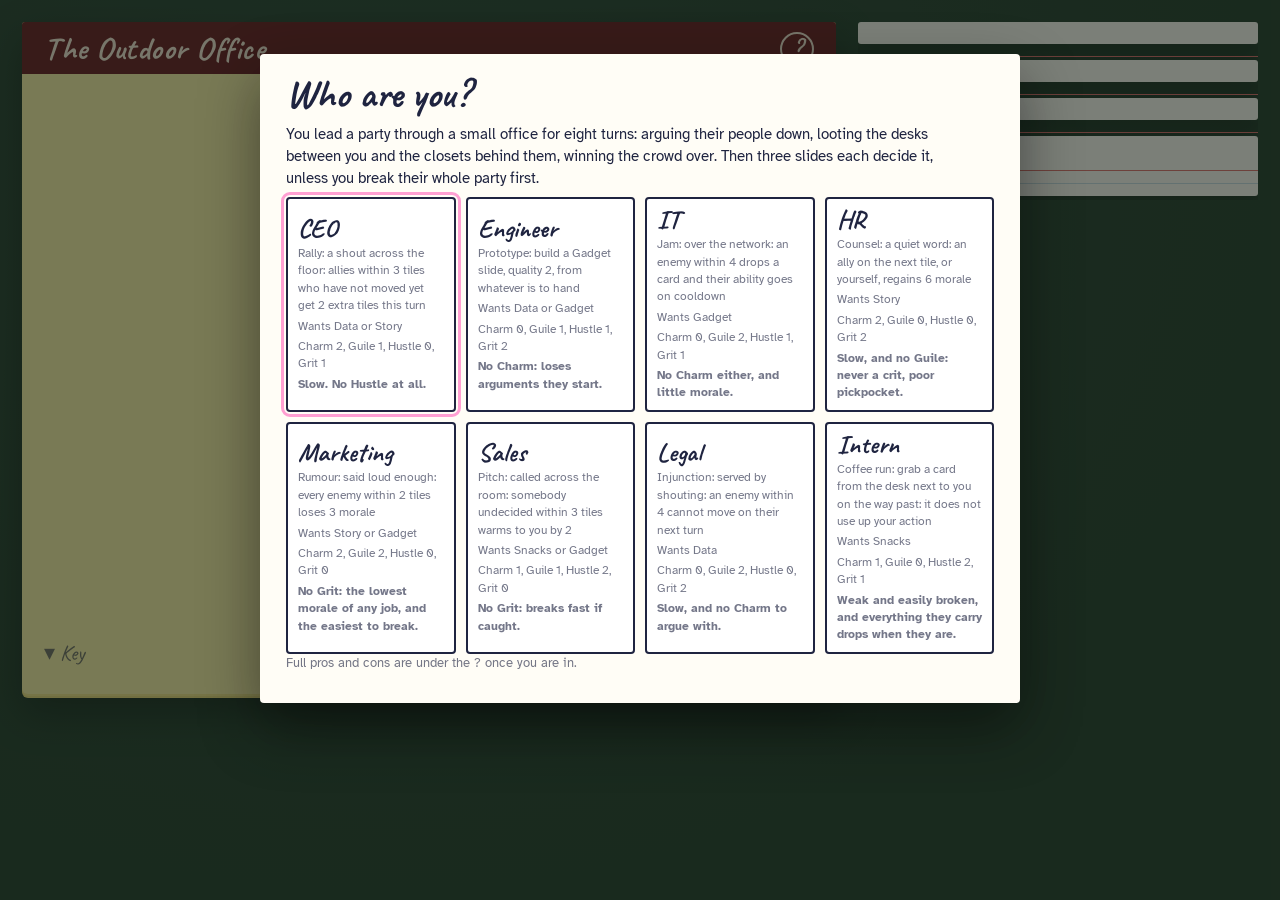
<file: index.html>
<!doctype html>
<html lang="en">
<head>
<meta charset="utf-8">
<meta name="viewport" content="width=device-width, initial-scale=1, viewport-fit=cover">
<title>The Outdoor Office</title>
<link rel="preconnect" href="https://fonts.googleapis.com">
<link rel="preconnect" href="https://fonts.gstatic.com" crossorigin>
<link href="https://fonts.googleapis.com/css2?family=Caveat:wght@500;700&family=Atkinson+Hyperlegible:ital,wght@0,400;0,700;1,400&display=swap" rel="stylesheet">
<style>
:root {
  --blotter: #2f4a3a;
  --blotter-2: #27402f;
  --pad: #fbf1a9;
  --pad-deep: #f3e48a;
  --rule: #9cc3d9;
  --margin: #e0736f;
  --gum: #6b1f24;
  --ink: #1f2440;
  --ink-soft: rgba(31, 36, 64, .62);
  --card: #fffdf6;
  --you: #b8322a;
  --them: #2a5db0;
  --hi: #ff9fd2;
  --hand: "Caveat", "Segoe Print", "Bradley Hand", cursive;
  --body: "Atkinson Hyperlegible", "Segoe UI", system-ui, sans-serif;
}
@media (prefers-color-scheme: dark) {
  :root:not([data-theme="light"]) { --blotter: #1b2a21; --blotter-2: #16241c; }
}
:root[data-theme="dark"] { --blotter: #1b2a21; --blotter-2: #16241c; }
:root { box-sizing: border-box; padding-top: env(safe-area-inset-top, 0px); padding-bottom: env(safe-area-inset-bottom, 0px); }
html { scroll-padding-top: env(safe-area-inset-top, 0px); }
*, *::before, *::after { box-sizing: inherit; }
body {
  margin: 0; min-height: 100vh; font-family: var(--body); color: var(--ink); font-size: 15px; line-height: 1.45;
  background: radial-gradient(ellipse at 30% 20%, var(--blotter) 0%, var(--blotter-2) 70%) fixed;
}
button { font: inherit; color: inherit; }
:focus-visible { outline: 3px solid var(--hi); outline-offset: 2px; }

.table { display: grid; grid-template-columns: minmax(0, 1fr) 380px; gap: 22px; padding: 22px; max-width: 1480px; margin: 0 auto; align-items: start; }
@media (max-width: 1000px) { .table { grid-template-columns: 1fr; padding: 12px; gap: 14px; } }

/* The legal pad */
.pad { background: var(--pad); border-radius: 3px 3px 6px 6px; box-shadow: 0 2px 0 var(--pad-deep), 0 4px 0 #e9d97c, 0 18px 40px rgba(0,0,0,.35); overflow: hidden; }
.gum { background: var(--gum); color: #f6e9d8; display: flex; align-items: baseline; gap: 18px; flex-wrap: wrap; padding: 10px 22px 8px; }
.gum h1 { font-family: var(--hand); font-weight: 700; font-size: 38px; line-height: 1; margin: 0; letter-spacing: .5px; }
.gum .where { font-size: 14px; opacity: .85; }
.score { margin-left: auto; font-family: var(--hand); font-size: 30px; line-height: 1; display: flex; gap: 16px; align-items: baseline; }
.score .y { color: #ffb4a6; } .score .t { color: #b6cff5; }
.score small { font-family: var(--body); font-size: 12px; opacity: .8; }
#board { display: block; width: 100%; height: auto; }
.legend { display: flex; flex-wrap: wrap; gap: 6px 18px; padding: 4px 22px 14px 70px; font-size: 13px; color: var(--ink-soft); }
.legend svg { vertical-align: -4px; margin-right: 4px; }

svg .hand { font-family: var(--hand); }
.room { cursor: pointer; }
.room:focus { outline: none; }
.room:focus-visible .frame { stroke: var(--hi); stroke-width: 5; }

/* Right-hand column: index cards */
.col { display: flex; flex-direction: column; gap: 16px; }
.idx { background: var(--card); border-radius: 3px; box-shadow: 0 10px 24px rgba(0,0,0,.28); position: relative;
  background-image: linear-gradient(var(--card) 0 34px, transparent 34px), repeating-linear-gradient(transparent 0 23px, rgba(156,195,217,.55) 23px 24px);
  padding: 8px 16px 14px; }
.idx::before { content: ""; position: absolute; left: 0; right: 0; top: 34px; border-top: 1.5px solid var(--margin); }
.idx h2 { font-family: var(--hand); font-size: 28px; line-height: 26px; margin: 0 0 12px; font-weight: 700; }
.status p { margin: 0 0 6px; }
.status .turn { font-family: var(--hand); font-size: 24px; line-height: 1; margin-bottom: 8px; }
.turn.you { color: var(--you); } .turn.them { color: var(--them); }
.chips { display: flex; flex-wrap: wrap; gap: 5px; margin: 2px 0 8px; }
.chip { border: 1.5px solid var(--ink); border-radius: 999px; padding: 0 9px; font-size: 13px; background: #fff; }
.chip.dud { border-style: dashed; color: var(--ink-soft); }
.wants { display: grid; grid-template-columns: repeat(4, 1fr); gap: 4px; margin: 4px 0 8px; text-align: center; }
.wants div { border: 1.5px solid var(--ink); border-radius: 3px; padding: 2px 0; background: #fff; }
.wants b { font-family: var(--hand); font-size: 24px; display: block; line-height: 1; }
.wants span { font-size: 12px; }
.flags { color: var(--you); font-weight: 700; font-size: 13px; }
.who { font-size: 13px; color: var(--ink-soft); }
.who b { color: var(--ink); }

.moves .filter { font-size: 13px; margin: -4px 0 8px; color: var(--ink-soft); }
.moves .filter button { background: none; border: 0; text-decoration: underline; cursor: pointer; padding: 0; }
.cards { display: flex; flex-direction: column; gap: 8px; max-height: 58vh; overflow: auto; padding: 2px 4px 6px 2px; }
@media (max-width: 1000px) { .cards { max-height: none; } }
@media (max-width: 600px) {
  .gum { padding: 8px 12px 6px; gap: 4px 12px; } .gum h1 { font-size: 30px; } .score { font-size: 24px; margin-left: 0; }
  .legend { padding: 2px 12px 10px; font-size: 12px; gap: 2px 12px; }
  .sheet { padding: 16px; } .sheet h2 { font-size: 32px; }
}
.mv { text-align: left; background: #fff; border: 2px solid var(--ink); border-radius: 4px; padding: 6px 10px 7px; cursor: pointer; display: grid; grid-template-columns: 1fr auto; gap: 0 10px; }
.mv:hover:not(:disabled), .mv.hot { background: #fff6fb; box-shadow: 4px 4px 0 var(--hi); }
.mv .l { font-family: var(--hand); font-size: 24px; line-height: 1.05; font-weight: 700; }
.mv .s { grid-column: 1 / -1; font-size: 13px; color: var(--ink-soft); }
.mv .st { font-family: var(--hand); font-size: 20px; color: var(--you); align-self: center; }
.mv.trick .l::after { content: " (sabotage)"; font-family: var(--body); font-size: 12px; font-weight: 400; color: var(--you); }
.mv:disabled { cursor: default; border-style: dashed; border-color: var(--ink-soft); background: transparent; }
.mv:disabled .l { text-decoration: line-through; text-decoration-thickness: 2px; color: var(--ink-soft); }
.waiting { font-family: var(--hand); font-size: 22px; color: var(--ink-soft); padding: 6px 0; }

.minutes ol { list-style: none; margin: 0; padding: 0; max-height: 220px; overflow: auto; font-size: 13px; }
.minutes li { padding: 2px 0 2px 10px; border-left: 3px solid transparent; }
.minutes li.s0 { border-color: var(--you); } .minutes li.s1 { border-color: var(--them); }
.minutes li.new { background: #fff6fb; }
.minutes details { margin-top: 10px; font-size: 13px; }
.minutes summary { cursor: pointer; font-family: var(--hand); font-size: 22px; }
.minutes details p { margin: 6px 0; }

/* Modal: a sheet slid across the table */
.veil { position: fixed; inset: 0; background: rgba(15, 25, 18, .55); display: grid; place-items: center; padding: 18px; z-index: 10; overflow: auto; }
.veil[hidden] { display: none; }
.sheet { background: var(--card); max-width: 760px; width: 100%; border-radius: 4px; box-shadow: 0 24px 60px rgba(0,0,0,.45); padding: 20px 26px 22px; position: relative; }
.sheet h2 { font-family: var(--hand); font-size: 40px; line-height: 1; margin: 0 0 10px; }
.sheet h3 { font-family: var(--hand); font-size: 26px; margin: 14px 0 6px; }
.sheet p { margin: 0 0 8px; max-width: 68ch; }
.sheet .row { display: flex; flex-wrap: wrap; gap: 10px; margin-top: 14px; }
.btn { background: var(--ink); color: var(--card); border: 0; border-radius: 4px; padding: 9px 18px; font-family: var(--hand); font-size: 24px; line-height: 1; cursor: pointer; }
.btn.alt { background: #fff; color: var(--ink); border: 2px solid var(--ink); }
.btn:disabled { opacity: .4; cursor: default; }
.jobs { display: grid; grid-template-columns: repeat(auto-fill, minmax(165px, 1fr)); gap: 10px; }
.job { text-align: left; background: #fff; border: 2px solid var(--ink); border-radius: 4px; padding: 8px 10px; cursor: pointer; }
.job:hover { box-shadow: 4px 4px 0 var(--hi); }
.job b { font-family: var(--hand); font-size: 26px; display: block; line-height: 1; }
.job small { display: block; color: var(--ink-soft); font-size: 12px; margin-top: 3px; }
.stat { display: grid; grid-template-columns: 90px 1fr auto 34px auto; align-items: center; gap: 8px; padding: 6px 0; border-bottom: 1px solid rgba(156,195,217,.6); }
.stat b { font-family: var(--hand); font-size: 26px; }
.stat .v { font-family: var(--hand); font-size: 28px; text-align: center; }
.stat small { color: var(--ink-soft); }
.pm { width: 34px; height: 34px; border: 2px solid var(--ink); background: #fff; border-radius: 4px; font-size: 20px; cursor: pointer; }
.pm:disabled { opacity: .3; cursor: default; }

.slide { text-align: left; background: #fff; border: 2px solid var(--ink); border-radius: 4px; padding: 8px 12px; cursor: pointer; min-width: 200px; flex: 1 1 200px; }
.slide:hover { box-shadow: 4px 4px 0 var(--hi); }
.slide b { font-family: var(--hand); font-size: 24px; display: block; line-height: 1.05; }
.slide small { color: var(--ink-soft); }
.meter { display: flex; height: 20px; border: 2px solid var(--ink); border-radius: 3px; overflow: hidden; margin: 8px 0 4px; background: #fff; }
.meter .c { background: var(--you); } .meter .b { background: var(--ink); }
.meter.them .c { background: var(--them); }
.tally { font-family: var(--hand); font-size: 24px; }
.lines { margin: 8px 0 0; padding-left: 20px; font-size: 14px; }
.heckle { font-family: var(--hand); font-size: 30px; line-height: 1.1; margin: 12px 0 0; color: var(--you); }
table.rc { border-collapse: collapse; width: 100%; font-size: 15px; margin-top: 6px; }
.rc th, .rc td { padding: 4px 8px; border-bottom: 1px solid rgba(156,195,217,.8); text-align: right; }
.rc th:first-child, .rc td:first-child { text-align: left; }
.rc thead th { font-family: var(--hand); font-size: 22px; font-weight: 700; }
.banner { position: fixed; left: 50%; top: 22%; transform: translate(-50%, -50%) rotate(-3deg); background: var(--gum); color: #f6e9d8;
  font-family: var(--hand); font-size: 54px; padding: 6px 30px; border-radius: 4px; box-shadow: 0 18px 40px rgba(0,0,0,.4); z-index: 20; pointer-events: none;
  opacity: 0; transition: opacity .25s; }
.banner.on { opacity: 1; }
@media (prefers-reduced-motion: reduce) { .banner { transition: none; } }
</style>
<style>
.boardwrap { overflow-x: auto; -webkit-overflow-scrolling: touch; }
@media (min-width: 1001px) {
  .table { grid-template-columns: minmax(0, 1fr) 400px; }
  /* Laptops: the side column stays beside the board and scrolls on its own, so the actions never leave the screen. */
  .col { position: sticky; top: 12px; max-height: calc(100vh - 24px); overflow-y: auto; overscroll-behavior: contain; scrollbar-width: thin; padding-bottom: 4px; }
  /* The board never grows taller than the window. */
  #board { max-height: calc(100vh - 96px); }
}
/* One-line header everywhere: title, turn, scores, and the ? on the right. */
.gum { flex-wrap: nowrap; align-items: center; gap: 14px; }
.gum h1 { white-space: nowrap; }
.gum .score { flex-wrap: nowrap; white-space: nowrap; }
.gum .help { flex: none; }
.gum .where { white-space: nowrap; }
@media (max-width: 1400px) { .gum h1 { font-size: 32px; } .gum .score { font-size: 26px; } }
/* What you tapped on the floor, for screens with no hover. */
.look { background: #fff; border: 1.5px solid var(--ink); border-radius: 4px; padding: 6px 10px; font-size: 13px; margin: 0 0 10px; }
.look b { font-family: var(--hand); font-size: 20px; }
.look .x { float: right; background: none; border: 0; font-size: 18px; line-height: 1; cursor: pointer; color: var(--ink-soft); padding: 0 2px; }
.npc { cursor: pointer; }
.more > summary { cursor: pointer; font-family: var(--hand); font-size: 20px; color: var(--ink-soft); list-style: none; margin-top: 10px; }
.more > summary::-webkit-details-marker { display: none; }
.more > summary::before { content: "▸ "; } .more[open] > summary::before { content: "▾ "; }
.keys { font-size: 12px; color: var(--ink-soft); margin: 8px 0 0; }
.keys kbd { font-family: var(--body); font-size: 11px; border: 1px solid var(--ink-soft); border-bottom-width: 2px; border-radius: 3px; padding: 0 4px; background: #fff; }
/* Phones: the board first, as a side-scrolling strip at a size a finger can hit, then what the picked unit can do. */
@media (max-width: 1000px) {
  .table { grid-template-columns: minmax(0, 1fr); }
  .col { display: contents; }
  .pad { order: 1; } #unitcard { order: 2; } #status { order: 3; } #rostercard { order: 4; } .minutes { order: 5; }
  #board { min-width: 860px; }
  .boardwrap::after { content: "swipe the floor sideways"; display: block; text-align: center; font-size: 12px; color: var(--ink-soft); padding: 2px 0 4px; }
  .legend { padding: 4px 12px 12px; }
  .cards { max-height: none; }
  .mv { padding: 9px 12px; }
  /* Phones: the picked unit's card docks to the bottom of the screen, so the floor and what you can do are both in view. */
  #unitcard { position: fixed; left: 8px; right: 8px; bottom: 0; z-index: 8; max-height: 44vh; overflow-y: auto; overscroll-behavior: contain;
    margin: 0; border-radius: 8px 8px 0 0; box-shadow: 0 -8px 24px rgba(0,0,0,.35); padding-top: 14px; padding-bottom: calc(10px + env(safe-area-inset-bottom, 0px)); }
  #unitcard::after { content: ""; position: absolute; top: 5px; left: 50%; width: 40px; margin-left: -20px; height: 4px; border-radius: 2px; background: rgba(31, 36, 64, .25); }
  #unitcard h2, #unitcard h3 { font-size: 24px; line-height: 1; margin: 0 0 2px; }
  #unitcard .cards { gap: 6px; }
  #unitcard .mv { padding: 6px 10px; }
  #unitcard .mv .l { font-size: 21px; }
  #unitcard .ctl { margin-top: 8px; }
  body { padding-bottom: 46vh; }
  .gum { padding: 8px 12px 6px; gap: 8px; }
  .gum h1 { font-size: 22px; }
  .gum .where { font-size: 12px; }
  .gum .score { font-size: 20px; gap: 8px; margin-left: auto; }
  .gum .score small { display: none; }
  .gum .help { width: 30px; height: 30px; font-size: 22px; }
}
@media (max-width: 420px) { .gum h1 { font-size: 0; } .gum h1::after { content: "Outdoor Office"; font-size: 20px; } }
/* Phones on their side: the card docks to the right instead. */
@media (max-width: 1000px) and (orientation: landscape) and (max-height: 520px) {
  #unitcard { left: auto; right: 0; top: 0; bottom: 0; width: 300px; max-height: none; border-radius: 8px 0 0 8px; }
  #unitcard::after { display: none; }
  body { padding-bottom: 0; }
  .table { margin-right: 300px; }
}
.veil { display: flex; align-items: flex-start; justify-content: center; -webkit-overflow-scrolling: touch; overscroll-behavior: contain; }
button, .tile, .unit { touch-action: manipulation; -webkit-tap-highlight-color: rgba(255, 159, 210, .35); }
.sheet .stick { position: sticky; bottom: 0; background: var(--card); padding: 8px 0 4px; margin-top: 10px; box-shadow: 0 -10px 12px -10px rgba(0,0,0,.25); }
.sheet .stick .who { margin: 0 0 6px; }
/* Touch screens have no hover: never let a first tap be spent on one. */
@media (hover: none) {
  .mv:hover:not(:disabled), .job:hover, .btn:hover, .rrow:hover { box-shadow: none; }
  .mv:hover:not(:disabled) { background: #fff; }
  .slide:not(.picked):hover { box-shadow: none; }
}
.sheet { margin: 4vh auto auto; }
.keybox > summary { cursor: pointer; font-family: var(--hand); font-size: 22px; padding: 2px 22px 6px; color: var(--ink-soft); list-style: none; }
.keybox > summary::-webkit-details-marker { display: none; }
.keybox > summary::before { content: "▸ "; } .keybox[open] > summary::before { content: "▾ "; }
.fold > summary { cursor: pointer; list-style: none; padding: 2px 0; }
.fold > summary::-webkit-details-marker { display: none; }
.fold > summary::before { content: "▸ "; } .fold[open] > summary::before { content: "▾ "; }
.bar { height: 7px; border: 1.5px solid var(--ink); border-radius: 2px; background: #fff; overflow: hidden; }
.bar i { display: block; height: 100%; background: var(--you); }
.bar.them i { background: var(--them); }
.unit h3 { font-family: var(--hand); font-size: 30px; line-height: 1; margin: 0; }
.unit .role { color: var(--ink-soft); font-size: 13px; margin: 2px 0 6px; }
.stats4 { display: grid; grid-template-columns: repeat(4, 1fr); gap: 4px; text-align: center; margin: 6px 0; }
.stats4 div { border: 1.5px solid var(--ink); border-radius: 3px; background: #fff; font-size: 11px; }
.stats4 b { display: block; font-family: var(--hand); font-size: 22px; line-height: 1; }
.abil { font-size: 13px; margin: 6px 0; }
.abil b { font-family: var(--hand); font-size: 20px; }
.ctl { display: flex; gap: 8px; flex-wrap: wrap; margin-top: 10px; }
.ctl .btn { font-size: 21px; padding: 7px 14px; }
.roster { display: flex; flex-direction: column; gap: 4px; }
.rrow { display: grid; grid-template-columns: 1fr 90px auto; gap: 8px; align-items: center; background: none; border: 0; text-align: left; padding: 2px 4px; cursor: pointer; border-radius: 3px; font-size: 13px; }
.rrow:hover, .rrow.on { background: #fff6fb; }
.rrow.done { color: var(--ink-soft); }
.rrow small { color: var(--ink-soft); }
.cons { font-size: 13px; }
.cons li { margin: 2px 0; }
.cons ul { margin: 4px 0 0; padding-left: 18px; }
.mv.attack .l { color: var(--you); }
.unit.details { margin-top: 12px; padding-top: 8px; border-top: 1px dashed rgba(31, 36, 64, .3); }
.unit h3 + .role { margin-bottom: 8px; }
.help { width: 34px; height: 34px; border-radius: 50%; border: 2px solid #f6e9d8; background: none; color: #f6e9d8; font-family: var(--hand); font-size: 26px; font-weight: 700; line-height: 1; cursor: pointer; align-self: center; }
.help:hover { background: #f6e9d8; color: var(--gum); }
.rules p { max-width: 68ch; }
.rules ul { margin: 4px 0 8px; padding-left: 20px; max-width: 68ch; }
.rules li { margin: 3px 0; }
.rules h3 { margin-top: 16px; }
.tabs { display: flex; gap: 6px; flex-wrap: wrap; margin: 0 0 10px; border-bottom: 2px solid var(--ink); }
.tab { font-family: var(--hand); font-size: 22px; background: none; border: 2px solid var(--ink); border-bottom: 0; border-radius: 4px 4px 0 0; padding: 4px 14px; cursor: pointer; margin-bottom: -2px; }
.tab.on { background: var(--ink); color: var(--card); }
.jobs-t td, .jobs-t th { padding: 3px 6px; }
.jobrow td { text-align: left; font-size: 13px; padding-bottom: 8px; }
.pro { color: #2e7d32; font-weight: 700; } .con { color: var(--you); font-weight: 700; }
.cons li.near { background: #fff6fb; margin-left: -4px; padding-left: 4px; border-radius: 3px; }
.reach { color: var(--you); font-weight: 700; font-size: 12px; }
.slide.picked, .job.chosen { background: var(--ink); color: var(--card); border-color: var(--ink); box-shadow: none; }
.slide.picked small, .job.chosen small { color: rgba(255, 253, 246, .75); }
.slide.picked .num { background: var(--card); color: var(--ink); }
.btn[hidden], .num[hidden] { display: none; }
#oops { position: fixed; left: 8px; right: 8px; bottom: 8px; z-index: 40; background: var(--you); color: #fff; padding: 10px 14px; border-radius: 4px; font-size: 14px; box-shadow: 0 8px 20px rgba(0,0,0,.35); }
.num { display: inline-block; min-width: 22px; height: 22px; line-height: 22px; text-align: center; border-radius: 50%; background: var(--you); color: #fff; font-family: var(--body); font-size: 13px; font-weight: 700; }
.pres label { display: block; margin: 6px 0; font-size: 14px; }
.pres select { font: inherit; font-size: 14px; padding: 3px 6px; border: 2px solid var(--ink); border-radius: 4px; background: #fff; max-width: 100%; }
.dot { display: inline-block; width: 11px; height: 11px; border-radius: 50%; border: 1.5px solid var(--ink); vertical-align: -1px; margin-right: 5px; }
.rc.math td{font-size:12px;vertical-align:top;text-align:left}.rc.math td:first-child{min-width:90px}
</style>
</head>
<body>
<div class="table">
  <section class="pad" aria-label="The office floor">
    <header class="gum">
      <h1>The Outdoor Office</h1>
      <span class="where" id="where"></span>
      <div class="score" id="score"></div>
      <button class="help" id="help" aria-label="How it plays" title="How it plays">?</button>
    </header>
    <div class="boardwrap" id="boardwrap"><svg id="board" viewBox="0 0 1000 690" role="img" aria-label="Floor plan of the office with both parties on it"></svg></div>
    <details class="keybox" id="keybox"><summary>Key</summary><div class="legend" id="legend"></div></details>
  </section>
  <aside class="col">
    <div class="idx moves" id="unitcard"></div>
    <div class="idx status" id="status"></div>
    <div class="idx" id="rostercard"></div>
    <div class="idx minutes">
      <h2>Minutes</h2>
      <ol id="log" aria-live="polite"></ol>
    </div>
  </aside>
</div>
<div class="veil" id="veil" hidden><div class="sheet" id="sheet" role="dialog" aria-modal="true"></div></div>
<div class="banner" id="banner" aria-hidden="true"></div>

<script>
// ==ENGINE== The Outdoor Office, party battle. Pure rules, no DOM; the page and sim.js both run this file.
const TASTE = ['Data', 'Story', 'Gadget', 'Snacks'];
const TASTE_GLYPH = ['#', '¶', '⚙', '☕'];
const PROPS = [
  ['the churn chart', 'the Q3 numbers', 'a heat map', 'the survey results'],
  ['a customer story', 'the origin myth', 'a war story', 'the founder quote'],
  ['the prototype', 'a live demo', 'a shiny widget', 'the headset'],
  ['a box of donuts', 'the cheese plate', 'cold brew', 'a pizza'],
];
const GOLD = ['the board deck', 'the leaked roadmap', 'the award photo', 'the viral clip', 'the secret sauce', 'the 10x chart'];
const RO = { CEO: 0, ENG: 1, IT: 2, HR: 3, MKT: 4, SALES: 5, LEGAL: 6, INTERN: 7, STAFF: 8 };
const ROLE_NAME = ['CEO', 'Engineer', 'IT', 'HR', 'Marketing', 'Sales', 'Legal', 'Intern', 'Staff'];
const ROLE_TASTES = [[0, 1], [0, 2], [2], [1], [1, 2], [3, 2], [0], [3], [0, 1, 2, 3]];
// charm, guile, hustle, grit
const ROLE_STATS = [[2, 1, 0, 1], [0, 1, 1, 2], [0, 2, 1, 1], [2, 0, 0, 2], [2, 2, 0, 0], [1, 1, 2, 0], [0, 2, 0, 2], [1, 0, 2, 1]];
const PLAYABLE = [0, 1, 2, 3, 4, 5, 6, 7];
// What each job is for, and what it costs you. Stats and the ability do the rest.
const JOB_PRO = [
  'Charm and Grit both: argues well and takes it. Rally moves the whole party.',
  'Knows gadgets: Gadget cards they take are quality 2, and as leader, Gadget slides land an extra clap per fan. Prototype makes a slide from nothing.',
  'Knows gadgets too, same as the Engineer. Jam knocks a card out of an enemy hand from four tiles away.',
  'Tough, and the only healer: Counsel puts six morale back into whoever is beside them.',
  'Rumour hits everyone within two tiles at once; the best crowd-control on the floor.',
  'Charm plus Hustle: fast, and Pitch wins the undecided from three tiles away.',
  'Grit and Guile: hard to break, good at picking pockets. Injunction pins an enemy for a turn.',
  'Fastest legs in the office, and a Coffee run grabs a card from a desk without using up the action: two things in one turn. Used to standing about: never loses morale for holding.',
];
const JOB_CON = [
  'Slow. No Hustle at all.',
  'No Charm: loses arguments they start.',
  'No Charm either, and little morale.',
  'Slow, and no Guile: never a crit, poor pickpocket.',
  'No Grit: the lowest morale of any job, and the easiest to break.',
  'No Grit: breaks fast if caught.',
  'Slow, and no Charm to argue with.',
  'Weak and easily broken, and everything they carry drops when they are.',
];
const STAT_NAME = ['Charm', 'Guile', 'Hustle', 'Grit'];
const STAT_WHAT = ['hits harder in an argument, lands slides', 'crits, pickpocketing', '+1 move every two points', 'more morale, takes less'];
const ABILITY = [
  { name: 'Rally', what: 'a shout across the floor: allies within 3 tiles who have not moved yet get 2 extra tiles this turn' },
  { name: 'Prototype', what: 'build a Gadget slide, quality 2, from whatever is to hand' },
  { name: 'Jam', what: 'over the network: an enemy within 4 drops a card and their ability goes on cooldown' },
  { name: 'Counsel', what: 'a quiet word: an ally on the next tile, or yourself, regains 6 morale' },
  { name: 'Rumour', what: 'said loud enough: every enemy within 2 tiles loses 3 morale' },
  { name: 'Pitch', what: 'called across the room: somebody undecided within 3 tiles warms to you by 2' },
  { name: 'Injunction', what: 'served by shouting: an enemy within 4 cannot move on their next turn' },
  { name: 'Coffee run', what: 'grab a card from the desk next to you on the way past: it does not use up your action' },
];
// Consultants stand in the Lobby. Three pitches and they work for you; the other side can pitch them back.
const CONSULTANTS = [
  { id: 'data', name: 'The Data Whisperer', what: 'Data slides land half again as hard at the final talk' },
  { id: 'spin', name: 'Spin Doctor', what: '+1 damage on every argument you start' },
  { id: 'agile', name: 'Agile Coach', what: '+1 move for all your units' },
  { id: 'pr', name: 'Crisis PR', what: 'your demoralised come back after 1 turn, not 2' },
  { id: 'hunt', name: 'Headhunter', what: 'every pitch warms one more' },
  { id: 'keynote', name: 'Keynote Coach', what: '+3 claps a slide at the final talk' },
];
// Contractors stand in the Lobby too. One pitch and they join your party for two turns, then go back to waiting.
const CONTRACTORS = [
  { id: 'runner', name: 'Runner', stats: [0, 1, 5, 1], morale: 6, what: 'fast legs, weak argument; fetches loot' },
  { id: 'heavy', name: 'Heavy', stats: [3, 0, 1, 3], morale: 10, what: 'slow and loud, and blocks the way: their people must stop when they step next to the Heavy' },
];
const CONSULT_AT = 3;
// Where new arrivals walk in: through the Lobby, or up the stairs by the Rock.
const DOORS = [[10, 11], [10, 1]];
const LOBBY_SPOTS = [[10, 10], [8, 11], [12, 11], [9, 10], [11, 10]];
const P = 0, N = 1, NONE = -1;
const A = {
  TURNS: 8, W: 21, H: 13, SULK: 2, CD: 3, CARRY: 4, SLIDES: 3, JOIN_AT: 2, DESK_STOCK: 2,
  CONTRACT_TURNS: 3, FREE_POINTS: 4, STAT_MAX: 5, DUD: 'a blank slide',
  HEAVY_LOAD: 3, HOLD_COST_FROM: 4, FUSE: 2,
};
const NAMES = ['Ada', 'Bram', 'Cleo', 'Dev', 'Esme', 'Finn', 'Gus', 'Hana', 'Ines', 'Jo', 'Kit', 'Lars', 'Mina', 'Ned',
  'Opal', 'Pip', 'Quinn', 'Rosa', 'Sol', 'Tam', 'Uma', 'Vic', 'Wren', 'Xavi', 'Yara', 'Zed', 'Bea', 'Cal', 'Dot',
  'Eli', 'Flo', 'Hal', 'Ivy', 'Jem', 'Lou', 'Max', 'Nia', 'Ozzy', 'Pru', 'Rex', 'Sid', 'Tess', 'Val', 'Wes'];
const DESKS = { D: 0, S: 1, G: 2, K: 3 };
const WALK = new Set(['.', 'R', 'L', 'a', 'b']);
const DIRS = [[1, 0], [-1, 0], [0, 1], [0, -1]];
const key = (x, y) => x + ',' + y;
const man = (a, b, x, y) => Math.abs(a - x) + Math.abs(b - y);

function mulberry32(a) {
  return function () {
    a |= 0; a = (a + 0x6D2B79F5) | 0;
    let t = Math.imul(a ^ (a >>> 15), 1 | a);
    t = (t + Math.imul(t ^ (t >>> 7), 61 | t)) ^ t;
    return ((t ^ (t >>> 14)) >>> 0) / 4294967296;
  };
}

// The floor, drawn once for the left half and mirrored, so neither side has the better office.
// Small on purpose: the desks are in the middle, between the two parties, and the closets are behind them.
function buildMap() {
  const W = A.W, H = A.H;
  const g = Array.from({ length: H }, () => Array(W).fill('.'));
  const mir = c => (c === 'a' ? 'b' : c);
  const set = (x, y, c) => { g[y][x] = c; g[y][W - 1 - x] = mir(c); };
  const hline = (x0, x1, y) => { for (let x = x0; x <= x1; x++) set(x, y, '#'); };
  const vline = (x, y0, y1) => { for (let y = y0; y <= y1; y++) set(x, y, '#'); };
  hline(0, 10, 0); hline(0, 10, H - 1); vline(0, 0, H - 1);
  // your office: a wall with a three-tile doorway in the middle
  vline(6, 1, 4); vline(6, 8, 11);
  // the supply closets, in the corners behind each office: only the other side may raid them
  set(1, 1, 'C'); set(1, 11, 'C');
  // the desks, in the middle of the floor, with low partitions to fight around
  set(8, 2, 'D'); set(8, 10, 'S'); set(10, 4, 'G'); set(10, 8, 'K');
  set(8, 5, '#'); set(8, 7, '#');
  // the Rock at the top, the Lobby at the bottom
  set(10, 1, 'R'); set(10, 11, 'L');
  for (const [x, y] of [[4, 6], [4, 5], [4, 7], [3, 6], [5, 6]]) set(x, y, 'a');
  return g;
}
const SPAWN_N = [[4, 2], [4, 10], [7, 3], [7, 9], [9, 6]];

// Interest is a tug of war: pitching someone the other side has been courting wears that down first.
function warmRule(cur, curFor, amount, by) {
  if (curFor !== NONE && curFor !== by && cur > 0) {
    const left = cur - amount;
    if (left > 0) return [left, curFor];
    if (left === 0) return [0, NONE];
    return [-left, by];
  }
  return [cur + amount, by];
}

class Game {
  constructor(seed) {
    this.seed = seed >>> 0;
    this.rng = mulberry32(this.seed);
    this.map = buildMap();
    this.units = []; this.neutrals = []; this.loot = {}; this.stock = {}; this.nextId = 1; this.used = new Set();
    this.crowd = { 0: [], 1: [] };
    this.bank = { 0: [], 1: [] };
    this.rigged = { 0: false, 1: false };
    this.breaks = { 0: 0, 1: 0 };
    this.turn = 1; this.side = P; this.first = N; this.log = []; this.over = false; this.winner = NONE; this.how = '';
    for (let y = 0; y < A.H; y++) for (let x = 0; x < A.W; x++) if (DESKS[this.map[y][x]] !== undefined) this.stock[key(x, y)] = A.DESK_STOCK;
    // What each supply closet holds is decided now and can be read from the door.
    this.closets = {};
    for (let y = 0; y < A.H; y++) for (let x = 0; x < A.W; x++) if (this.map[y][x] === 'C') {
      this.closets[key(x, y)] = [0, 1].map(() => ({ taste: this.ri(4), q: this.r() < 0.35 ? 3 : 2, name: this.pick(GOLD) }));
    }
  }
  r() { return this.rng(); }
  ri(n) { return Math.floor(this.rng() * n); }
  pick(a) { return a[this.ri(a.length)]; }
  // "You are" for the player's leader, "Mina is" for everyone else.
  is(u) { return u.leader && u.side === P ? 'You are' : `${u.name} is`; }
  say(side, text) { this.log.push({ side, text, turn: this.turn }); }
  other(s) { return 1 - s; }
  name() {
    for (let i = 0; i < 50; i++) { const n = this.pick(NAMES); if (!this.used.has(n)) { this.used.add(n); return n; } }
    return 'Temp ' + this.nextId;
  }
  has(side, id) { return this.neutrals.some(n => n.kind === 'consultant' && n.cid === id && n.side === side); }
  consultants() { return this.neutrals.filter(n => n.kind === 'consultant'); }
  tile(x, y) { return x < 0 || y < 0 || x >= A.W || y >= A.H ? '#' : this.map[y][x]; }
  active(side) { return this.units.filter(u => u.side === side && u.sulk === 0 && !u.gone); }
  unitAt(x, y) { return this.units.find(u => u.x === x && u.y === y && u.sulk === 0 && !u.gone); }
  neutralAt(x, y) { return this.neutrals.find(n => n.x === x && n.y === y); }
  free(x, y) { return WALK.has(this.tile(x, y)) && !this.unitAt(x, y) && !this.neutralAt(x, y); }

  // --- setup ---
  mkUnit(side, job, stats, leader, kind = 'staff', extra = {}) {
    const grit = stats[3];
    const u = {
      id: this.nextId++, side, job, stats: stats.slice(), leader, kind,
      name: leader ? (side === P ? 'You' : 'Your nemesis') : kind === 'staff' ? this.name() : extra.name,
      taste: job >= 0 ? this.pick(ROLE_TASTES[job]) : this.ri(4),
      max: extra.morale || 6 + 2 * grit + (leader ? 3 : 0), morale: 0, x: -1, y: -1, cards: [], cd: 0,
      moved: false, acted: false, sulk: 0, rooted: 0, gone: false, expires: extra.expires || 0, bonus: 0, sway: 0,
    };
    u.morale = u.max;
    this.units.push(u);
    return u;
  }
  spawnTiles(side) {
    const out = [];
    const c = side === P ? 'a' : 'b';
    for (let y = 0; y < A.H; y++) for (let x = 0; x < A.W; x++) if (this.map[y][x] === c) out.push([x, y]);
    return out;
  }
  placeNear(u, sx, sy) {
    const seen = new Set([key(sx, sy)]);
    const q = [[sx, sy]];
    while (q.length) {
      const [x, y] = q.shift();
      if (this.free(x, y)) { u.x = x; u.y = y; return true; }
      for (const [dx, dy] of DIRS) {
        const nx = x + dx, ny = y + dy, k = key(nx, ny);
        if (!seen.has(k) && this.tile(nx, ny) !== '#') { seen.add(k); q.push([nx, ny]); }
      }
    }
    return false;
  }
  memberStats(job) {
    const s = ROLE_STATS[job].slice();
    const order = [0, 1, 2, 3].sort((a, b) => s[b] - s[a]);
    s[order[0]]++; s[order[1]]++;
    return s;
  }
  // cfg: {role, stats:[4], party:[jobs]}
  setup(cfg) {
    this.jobs = { 0: cfg.role };
    const nr = this.pick(PLAYABLE);
    this.jobs[N] = nr;
    const ns = ROLE_STATS[nr].slice();
    for (let i = 0; i < A.FREE_POINTS; i++) { let k = this.ri(4); if (ns[k] >= A.STAT_MAX) k = (k + 1) % 4; ns[k]++; }
    const parties = { 0: cfg.party.slice(), 1: cfg.party.map(() => this.pick(PLAYABLE)) };
    this.parties = parties;
    for (const side of [P, N]) {
      const tiles = this.spawnTiles(side);
      const lead = this.mkUnit(side, side === P ? cfg.role : nr, side === P ? cfg.stats : ns, true);
      [lead.x, lead.y] = tiles[0];
      parties[side].forEach((job, i) => { const u = this.mkUnit(side, job, this.memberStats(job), false); [u.x, u.y] = tiles[i + 1]; });
    }
    for (const [x, y] of SPAWN_N) {
      for (const xx of [x, A.W - 1 - x]) {
        const role = this.pick([0, 1, 2, 3, 4, 5, 6, 7, 7, 7, 8, 8]);
        this.neutrals.push({ id: this.nextId++, kind: 'n', name: this.name(), role, taste: this.pick(ROLE_TASTES[role]), x: xx, y, amt: 0, for: NONE });
      }
    }
    // The hired help waits in the Lobby: three consultants and two contractors.
    const pool = CONSULTANTS.slice();
    for (let i = pool.length - 1; i > 0; i--) { const j = this.ri(i + 1); [pool[i], pool[j]] = [pool[j], pool[i]]; }
    let spot = 0;
    for (const c of pool.slice(0, 3)) {
      const [x, y] = LOBBY_SPOTS[spot++];
      this.neutrals.push({ id: this.nextId++, kind: 'consultant', cid: c.id, name: c.name, what: c.what, role: RO.STAFF, taste: this.ri(4), x, y, amt: 0, for: NONE, side: NONE });
    }
    for (const c of CONTRACTORS) this.addContractorNpc(c, LOBBY_SPOTS[spot++]);
    // A coin for who opens turn 1. Openers alternate, so this also decides who closes the last turn before all hands.
    this.first = this.r() < 0.5 ? P : N;
    this.say(NONE, `${this.first === P ? 'You open' : 'They open'} the first turn; openers alternate, so ${this.first === P ? 'they' : 'you'} get the last word before all hands.`);
    this.startTurn(this.first);
  }
  addContractorNpc(c, at) {
    const [sx, sy] = at || this.lobby();
    const n = { id: this.nextId++, kind: 'contractor', cid: c.id, name: c.name, what: c.what, role: RO.STAFF, taste: this.ri(4), x: -1, y: -1, amt: 0, for: NONE };
    const seen = new Set([key(sx, sy)]);
    const q = [[sx, sy]];
    while (q.length) {
      const [x, y] = q.shift();
      if (this.free(x, y) && this.tile(x, y) !== 'L') { n.x = x; n.y = y; break; }
      for (const [dx, dy] of DIRS) { const nx = x + dx, ny = y + dy, k = key(nx, ny); if (!seen.has(k) && this.tile(nx, ny) !== '#') { seen.add(k); q.push([nx, ny]); } }
    }
    if (n.x >= 0) this.neutrals.push(n);
    return n;
  }

  // --- movement ---
  moveOf(u) {
    if (u.rooted > 0) return 0;
    return Math.max(1, 3 + Math.floor(u.stats[2] / 2) + (this.has(u.side, 'agile') ? 1 : 0) + u.bonus - (u.cards.length >= A.HEAVY_LOAD ? 1 : 0));
  }
  // Tiles this unit can end on, with step counts. Allies can be walked through; enemies and neutrals cannot.
  reach(u, fromX = u.x, fromY = u.y, range = null) {
    const mv = range === null ? (u.moved ? 0 : this.moveOf(u)) : range;
    const dist = { [key(fromX, fromY)]: 0 };
    const prev = {};
    const q = [[fromX, fromY]];
    while (q.length) {
      const [x, y] = q.shift();
      const d = dist[key(x, y)];
      if (d >= mv) continue;
      // Stepping next to one of their Heavies ends the walk there.
      if (d > 0 && this.heavyNear(u.side, x, y)) continue;
      for (const [dx, dy] of DIRS) {
        const nx = x + dx, ny = y + dy, k = key(nx, ny);
        if (dist[k] !== undefined || !WALK.has(this.tile(nx, ny)) || this.neutralAt(nx, ny)) continue;
        const o = this.unitAt(nx, ny);
        if (o && o.side !== u.side) continue;
        dist[k] = d + 1; prev[k] = key(x, y); q.push([nx, ny]);
      }
    }
    const out = {};
    for (const k in dist) {
      const [x, y] = k.split(',').map(Number);
      const o = this.unitAt(x, y);
      if (!o || o === u) out[k] = dist[k];
    }
    return { tiles: out, prev };
  }
  heavyNear(side, x, y) {
    return this.units.some(h => h.cid === 'heavy' && h.kind === 'contractor' && !h.gone && !h.sulk && h.side !== side && h.x >= 0 && man(h.x, h.y, x, y) === 1);
  }
  pathTo(u, x, y) {
    const { prev } = this.reach(u);
    const out = [];
    let k = key(x, y);
    while (k && k !== key(u.x, u.y)) { out.unshift(k.split(',').map(Number)); k = prev[k]; }
    return out;
  }
  moveUnit(u, x, y) {
    if (u.moved || (x === u.x && y === u.y)) { u.moved = true; return; }
    const { tiles } = this.reach(u);
    if (tiles[key(x, y)] === undefined) return;
    u.from = [u.x, u.y];
    u.x = x; u.y = y; u.moved = true;
    this.pickUp(u);
  }
  undoMove(u) {
    if (!u.from) return;
    [u.x, u.y] = u.from; u.from = null; u.moved = false;
  }
  pickUp(u) {
    const k = key(u.x, u.y);
    const pile = this.loot[k];
    if (!pile || !pile.length) return 0;
    let n = 0;
    while (pile.length && u.cards.length < A.CARRY) { u.cards.push(pile.shift()); n++; }
    if (!pile.length) delete this.loot[k];
    if (n) { u.from = null; this.say(u.side, `${u.name} picked up ${n} card${n === 1 ? '' : 's'} off the floor.`); }
    return n;
  }
  adj(x, y) { return DIRS.map(([dx, dy]) => [x + dx, y + dy]); }

  // --- what a unit can do where it stands ---
  dmgOf(a, d) { return Math.max(1, Math.round(2 + 1.5 * a.stats[0] - 0.75 * d.stats[3])) + (this.has(a.side, 'spin') ? 1 : 0); }
  counterOf(d, a) { return Math.max(1, Math.floor((Math.max(1, Math.round(2 + 1.5 * d.stats[0] - 0.75 * a.stats[3]))) / 2)); }
  pickChance(a) { return Math.min(0.85, 0.3 + 0.1 * a.stats[1]); }
  demand(side) {
    const d = [0, 0, 0, 0];
    for (const n of this.crowd[side]) d[n.taste]++;
    for (const u of this.active(side)) d[u.taste]++;
    return d;
  }
  fuse() { return this.turn > A.TURNS - A.FUSE; }
  // Your own supplies are locked to you; only the other side's closets can be raided.
  raidable(side, x) { return side === P ? x > Math.floor(A.W / 2) : x < Math.floor(A.W / 2); }
  onHome(u) { return this.tile(u.x, u.y) === (u.side === P ? 'a' : 'b'); }
  // Holding still costs morale from turn 4, unless you are an intern or a contractor: they are used to it.
  holdCost(u) { return this.turn >= A.HOLD_COST_FROM && u.morale > 1 && u.job !== RO.INTERN && u.kind !== 'contractor' ? 1 : 0; }
  pitchAmt(u, base = 1) { return base + (u.stats[0] >= 3 ? 1 : 0) + (this.has(u.side, 'hunt') ? 1 : 0); }
  joinAt(n) { return n.kind === 'consultant' ? CONSULT_AT : n.kind === 'contractor' ? 1 : A.JOIN_AT; }
  // How hard someone on the other side is to turn: leaders never; contractors on one pitch; the demoralised on two; everyone else three.
  poachAt(e) { return e.leader ? Infinity : e.kind === 'contractor' ? 1 : e.morale <= 3 ? 2 : 3; }
  wouldJoin(n, side, amt) { const r = warmRule(n.amt, n.for, amt, side); return r[1] === side && r[0] >= this.joinAt(n); }

  actions(u) {
    const out = [];
    if (u.acted || u.sulk || u.gone) return out;
    const other = this.other(u.side);
    const near = this.adj(u.x, u.y);
    for (const [x, y] of near) {
      const e = this.unitAt(x, y);
      if (e && e.side === other) {
        const d = this.dmgOf(u, e);
        out.push({ kind: 'confront', target: e.id, x, y, label: `Argue with ${e.name} (${this.roleOf(e)})`,
          sub: `${d}–${d + 1} morale off their ${e.morale}${d >= e.morale ? ', breaks them' : `; they answer back for ${this.counterOf(e, u)}`}` });
        if (!e.leader) {
          const amt = this.pitchAmt(u), at = this.poachAt(e);
          out.push({ kind: 'poach', target: e.id, x, y, label: `Poach ${e.name} (${this.roleOf(e)})`,
            sub: e.sway + amt >= at ? `comes over to your side${e.cards.length ? `, with ${e.cards.length} card${e.cards.length === 1 ? '' : 's'}` : ''}` : `wavers ${e.sway + amt} of ${at}; they steady by 1 each turn` });
        }
        if (e.cards.length) out.push({ kind: 'pickpocket', target: e.id, x, y, label: `Pickpocket ${e.name} (${this.roleOf(e)})`,
          sub: `${Math.round(100 * this.pickChance(u))}% to lift one of their ${e.cards.length} card${e.cards.length === 1 ? '' : 's'}` });
      }
      const t = this.tile(x, y);
      if (DESKS[t] !== undefined && u.cards.length < A.CARRY && this.stock[key(x, y)] > 0) {
        out.push({ kind: 'desk', x, y, taste: DESKS[t], label: `Take a ${TASTE[DESKS[t]]} card`, sub: `${this.stock[key(x, y)]} left on this desk; ${this.demand(u.side)[DESKS[t]]} of yours want ${TASTE[DESKS[t]]}${DESKS[t] === 2 && this.gadgetHand(u) ? '; quality 2 in these hands' : ''}` });
      }
      if (t === 'C' && this.raidable(u.side, x)) out.push({ kind: 'closet', x, y, label: 'Raid their supply closet', sub: (this.closets[key(x, y)] || []).map(c => `${c.name} (${TASTE[c.taste]} q${c.q})`).join(' and ') });
      const n = this.neutralAt(x, y);
      if (n) {
        const amt = this.pitchAmt(u);
        if (n.kind === 'consultant') {
          if (n.side !== u.side) out.push({ kind: 'pitch', target: n.id, x, y, label: `${n.side === other ? 'Poach' : 'Woo'} ${n.name}`,
            sub: `consultant: ${n.what}; ${this.wouldJoin(n, u.side, amt) ? 'comes over to you' : `warms by ${amt} of ${CONSULT_AT}`}` });
        } else if (n.kind === 'contractor') {
          out.push({ kind: 'pitch', target: n.id, x, y, label: `Sign the ${n.name}`, sub: `${n.what}; joins your party from next turn, for ${A.CONTRACT_TURNS} turns` });
        } else {
          out.push({ kind: 'pitch', target: n.id, x, y, label: `Pitch ${n.name}`,
            sub: `${ROLE_NAME[n.role]}, wants ${TASTE[n.taste]}; ${this.wouldJoin(n, u.side, amt) ? 'becomes your follower' : `warms by ${amt}`}` });
        }
      }
      const f = this.followerAt(x, y);
      if (f && f.follower === other) {
        const amt = this.pitchAmt(u), have = f.for === u.side ? f.amt : 0;
        out.push({ kind: 'winback', target: f.id, x, y, label: `Win over ${f.name} (${ROLE_NAME[f.role]})`,
          sub: `their follower, wants ${TASTE[f.taste]}; ${have + amt >= A.JOIN_AT ? 'comes over to you' : `wavers ${have + amt} of ${A.JOIN_AT}; they steady by 1 each turn`}` });
      }
    }
    if (u.cd === 0 && u.job >= 0 && u.kind === 'staff') for (const a of this.abilityTargets(u)) out.push(a);
    if (this.onHome(u) && u.cards.length) out.push({ kind: 'bank', label: `Bank ${u.cards.length} card${u.cards.length === 1 ? '' : 's'}`, sub: 'left in your office: safe from pickpockets and drops, and still yours at the talk' });
    if (this.tile(u.x, u.y) === 'R') {
      if (!this.rigged[other] && this.turn < A.TURNS) out.push({ kind: 'rig', label: 'Rig their projector', sub: 'their best slide comes up blank at the final talk, unless they check it' });
      if (this.rigged[u.side]) out.push({ kind: 'check', label: 'Check your projector', sub: 'it has been rigged; this puts it right' });
    }
    out.push({ kind: 'wait', label: 'Hold', sub: this.holdCost(u) ? 'do nothing, and lose 1 morale for it' : this.turn >= A.HOLD_COST_FROM ? 'do nothing; standing about costs this one nothing' : 'do nothing more this turn' });
    return out;
  }

  abilityTargets(u) {
    const other = this.other(u.side);
    const ab = ABILITY[u.job];
    const within = (list, r) => list.filter(v => man(u.x, u.y, v.x, v.y) <= r);
    const base = { kind: 'ability', ability: u.job };
    const out = [];
    switch (u.job) {
      case RO.CEO: {
        const allies = within(this.active(u.side), 3).filter(v => v !== u && !v.moved);
        if (allies.length) out.push({ ...base, label: `${ab.name}`, sub: `${allies.length} nearby get 2 more tiles this turn` });
        break;
      }
      case RO.ENG:
        if (u.cards.length < A.CARRY) out.push({ ...base, label: ab.name, sub: ab.what });
        break;
      case RO.IT:
        for (const e of within(this.active(other), 4)) out.push({ ...base, target: e.id, x: e.x, y: e.y, label: `${ab.name} ${e.name} (${this.roleOf(e)})`, sub: `${e.cards.length ? 'they drop a card; ' : ''}their ability waits ${A.CD} turns` });
        break;
      case RO.HR:
        for (const v of within(this.active(u.side), 1)) if (v.morale < v.max) out.push({ ...base, target: v.id, x: v.x, y: v.y, label: `${ab.name} ${v === u ? 'yourself' : v.name}`, sub: `back up to ${Math.min(v.max, v.morale + 6)} of ${v.max}` });
        break;
      case RO.MKT: {
        const hit = within(this.active(other), 2);
        if (hit.length) out.push({ ...base, label: ab.name, sub: `${hit.length} enemy within 2 lose 3 morale each` });
        break;
      }
      case RO.SALES:
        for (const n of this.neutrals.filter(n => man(u.x, u.y, n.x, n.y) <= 3 && n.kind !== 'contractor' && !(n.kind === 'consultant' && n.side === u.side))) {
          const amt = this.pitchAmt(u, 2);
          out.push({ ...base, target: n.id, x: n.x, y: n.y, label: `${ab.name} ${n.name}`, sub: this.wouldJoin(n, u.side, amt) ? (n.kind === 'consultant' ? 'comes over to you' : 'becomes your follower') : `warms by ${amt}` });
        }
        break;
      case RO.LEGAL:
        for (const e of within(this.active(other), 4)) if (!e.rooted) out.push({ ...base, target: e.id, x: e.x, y: e.y, label: `${ab.name} on ${e.name} (${this.roleOf(e)})`, sub: 'they cannot move on their next turn' });
        break;
      case RO.INTERN: {
        if (u.cards.length >= A.CARRY) break;
        for (const [x, y] of this.adj(u.x, u.y)) {
          const t = DESKS[this.tile(x, y)];
          if (t !== undefined && this.stock[key(x, y)] > 0) out.push({ ...base, x, y, taste: t, label: `${ab.name}: a ${TASTE[t]} card`, sub: `${this.stock[key(x, y)]} left; your action is not spent` });
        }
        break;
      }
    }
    return out;
  }

  byId(id) { return this.units.find(v => v.id === id) || this.neutrals.find(v => v.id === id) || this.crowd[P].find(v => v.id === id) || this.crowd[N].find(v => v.id === id); }
  followerAt(x, y) { return this.crowd[P].find(n => n.x === x && n.y === y) || this.crowd[N].find(n => n.x === x && n.y === y); }
  winBack(u, f) {
    const was = f.follower;
    const amt = this.pitchAmt(u);
    if (f.for !== u.side) { f.for = u.side; f.amt = 0; }
    f.amt += amt;
    const mine = u.side === P ? 'your' : 'their';
    if (f.amt >= A.JOIN_AT) {
      this.crowd[was] = this.crowd[was].filter(x => x !== f);
      f.follower = u.side; f.amt = 0; f.for = NONE;
      this.crowd[u.side].push(f);
      this.say(u.side, `${f.name} has been won over, and is now ${mine} follower.`);
    } else this.say(u.side, `${this.is(u)} working on ${f.name}: wavering, ${f.amt} of ${A.JOIN_AT}.`);
  }

  act(u, a) {
    if (u.acted) return;
    // Acting does not spend the move: a unit can act and then walk, or walk and then act.
    u.acted = true; u.from = null;
    const other = this.other(u.side);
    const t = a.target !== undefined ? this.byId(a.target) : null;
    switch (a.kind) {
      case 'confront': {
        let d = this.dmgOf(u, t) + this.ri(2);
        const crit = this.r() < 0.05 * u.stats[1];
        if (crit) d *= 2;
        this.say(u.side, `${u.name} argued with ${t.name}: ${d} morale${crit ? ', a devastating point' : ''}.`);
        this.hit(t, d, u.side);
        if (!t.sulk && !t.gone && man(u.x, u.y, t.x, t.y) === 1) {
          const c = this.counterOf(t, u);
          this.say(t.side, `${t.name} answered back: ${c}.`);
          this.hit(u, c, t.side);
        }
        break;
      }
      case 'pickpocket':
        if (this.r() < this.pickChance(u) && t.cards.length && u.cards.length < A.CARRY) {
          const c = t.cards.splice(this.ri(t.cards.length), 1)[0];
          u.cards.push(c);
          this.say(u.side, `${u.name} lifted ${c.name} off ${t.name}.`);
        } else this.say(u.side, `${u.name} tried to pick ${t.name}'s pocket and got nothing.`);
        break;
      case 'desk': this.takeFromDesk(u, a.x, a.y); break;
      case 'closet': {
        this.map[a.y][a.x] = 'c';
        const got = this.closets[key(a.x, a.y)] || [];
        delete this.closets[key(a.x, a.y)];
        for (const c of got) { if (u.cards.length < A.CARRY) u.cards.push(c); else (this.loot[key(u.x, u.y)] ||= []).push(c); }
        this.say(u.side, `${u.name} raided a supply closet: ${got.map(c => `${c.name} (${TASTE[c.taste]}, q${c.q})`).join(', ')}.`);
        break;
      }
      case 'pitch': this.pitch(u, t, this.pitchAmt(u)); break;
      case 'winback': this.winBack(u, t); break;
      case 'poach': {
        t.sway += this.pitchAmt(u);
        if (t.sway >= this.poachAt(t)) this.defect(t, u.side);
        else this.say(u.side, `${this.is(u)} working on ${t.name}: wavering, ${t.sway} of ${this.poachAt(t)}.`);
        break;
      }
      case 'ability': this.useAbility(u, a, t); break;
      case 'bank': this.bank[u.side].push(...u.cards); this.say(u.side, `${u.name} banked ${u.cards.length} card${u.cards.length === 1 ? '' : 's'} in the office.`); u.cards = []; break;
      case 'wait': u.morale -= this.holdCost(u); break;
      case 'rig': this.rigged[other] = true; this.say(u.side, u.side === P ? 'You rigged their projector.' : 'Somebody has been at your projector.'); break;
      case 'check': this.rigged[u.side] = false; this.say(u.side, `${u.name} checked the projector and put it right.`); break;
      default: break;
    }
    this.checkRout();
  }
  defect(t, side) {
    const was = t.side;
    t.side = side; t.sway = 0; t.moved = true; t.acted = true; t.rooted = 0; t.from = null;
    if (t.kind === 'contractor') t.expires = Math.max(t.expires, this.turn + 1);
    this.say(side, `${t.name} has changed sides${t.cards.length ? `, bringing ${t.cards.length} card${t.cards.length === 1 ? '' : 's'}` : ''}. ${side === P ? 'Now yours' : 'Now theirs'}.`);
    this.checkRout();
    return was;
  }
  // Somebody new wanders in and stands just inside a door.
  arrival() {
    const [dx, dy] = this.pick(DOORS);
    const role = this.pick([0, 1, 2, 3, 4, 5, 6, 7, 7, 7, 8, 8]);
    const n = { id: this.nextId++, kind: 'n', name: this.name(), role, taste: this.pick(ROLE_TASTES[role]), x: -1, y: -1, amt: 0, for: NONE, arrived: this.turn };
    const seen = new Set([key(dx, dy)]);
    const q = [[dx, dy]];
    while (q.length) {
      const [x, y] = q.shift();
      if (this.free(x, y) && this.tile(x, y) !== 'L') { n.x = x; n.y = y; break; }
      for (const [ax, ay] of DIRS) { const nx = x + ax, ny = y + ay, k = key(nx, ny); if (!seen.has(k) && this.tile(nx, ny) !== '#') { seen.add(k); q.push([nx, ny]); } }
    }
    if (n.x < 0) return null;
    this.neutrals.push(n);
    this.say(NONE, `${n.name} (${ROLE_NAME[role]}, wants ${TASTE[n.taste]}) has just walked in ${dy > 5 ? 'through the Lobby' : 'by the Rock'}.`);
    return n;
  }
  lobby() { for (let y = 0; y < A.H; y++) for (let x = 0; x < A.W; x++) if (this.map[y][x] === 'L') return [x, y]; return [15, 9]; }
  gadgetHand(u) { return u.job === RO.ENG || u.job === RO.IT; }
  takeFromDesk(u, x, y) {
    const t = DESKS[this.tile(x, y)];
    this.stock[key(x, y)]--;
    const c = { taste: t, q: t === 2 && this.gadgetHand(u) ? 2 : 1, name: this.pick(PROPS[t]) };
    u.cards.push(c);
    this.say(u.side, `${u.name} took ${c.name}.`);
  }
  pitch(u, n, amt) {
    const r = warmRule(n.amt, n.for, amt, u.side);
    n.amt = r[0]; n.for = r[1];
    const mine = u.side === P ? 'your' : 'their';
    if (n.kind === 'contractor') {
      const c = CONTRACTORS.find(c => c.id === n.cid);
      this.neutrals = this.neutrals.filter(x => x !== n);
      const v = this.mkUnit(u.side, -1, c.stats, false, 'contractor', { name: c.name, morale: c.morale, expires: this.turn + A.CONTRACT_TURNS + 1 });
      v.signed = this.turn;
      v.cid = c.id;
      this.placeNear(v, n.x, n.y);
      v.moved = v.acted = true;
      this.say(u.side, `${u.name} signed the ${c.name} for ${mine} party.`);
      return;
    }
    if (n.for === u.side && n.amt >= this.joinAt(n)) {
      if (n.kind === 'consultant') {
        if (n.side === u.side) return;
        const was = n.side;
        n.side = u.side; n.amt = CONSULT_AT;
        this.say(u.side, was === NONE ? `${n.name} now consults for ${mine} side.` : `${n.name} was poached: now consulting for ${mine} side.`);
      } else {
        this.neutrals = this.neutrals.filter(x => x !== n);
        n.follower = u.side;
        this.crowd[u.side].push(n);
        this.say(u.side, `${n.name} (${ROLE_NAME[n.role]}, ${TASTE[n.taste]}) is now ${mine} follower.`);
      }
    } else this.say(u.side, `${u.name} pitched ${n.name}${n.kind === 'consultant' ? ` (${n.amt} of ${CONSULT_AT})` : ''}.`);
  }
  useAbility(u, a, t) {
    u.cd = A.CD;
    const other = this.other(u.side);
    switch (u.job) {
      case RO.CEO: for (const v of this.active(u.side)) if (v !== u && !v.moved && man(u.x, u.y, v.x, v.y) <= 3) v.bonus = 2; this.say(u.side, `${u.name} rallied the team: two more tiles for everyone who has not moved.`); break;
      case RO.ENG: u.cards.push({ taste: 2, q: 2, name: 'a working prototype' }); this.say(u.side, `${u.name} built a prototype.`); break;
      case RO.IT: {
        t.cd = A.CD;
        if (t.cards.length) { const c = t.cards.splice(this.ri(t.cards.length), 1)[0]; (this.loot[key(t.x, t.y)] ||= []).push(c); this.say(u.side, `${u.name} jammed ${t.name}; ${c.name} hit the floor.`); }
        else this.say(u.side, `${u.name} jammed ${t.name}.`);
        break;
      }
      case RO.HR: t.morale = Math.min(t.max, t.morale + 6); this.say(u.side, `${u.name} counselled ${t === u ? 'themself' : t.name}.`); break;
      case RO.MKT: {
        const hit = this.active(other).filter(e => man(u.x, u.y, e.x, e.y) <= 2);
        this.say(u.side, `${u.name} started a rumour. ${hit.length} took it personally.`);
        for (const e of hit) this.hit(e, 3, u.side);
        break;
      }
      case RO.SALES: this.pitch(u, t, this.pitchAmt(u, 2)); break;
      case RO.LEGAL: t.rooted = 1; this.say(u.side, `${u.name} served ${t.name} an injunction.`); break;
      case RO.INTERN: this.takeFromDesk(u, a.x, a.y); u.acted = false; this.say(u.side, `${u.name} grabbed it on the way past, and still has an action.`); break;
    }
  }
  hit(t, d, bySide) {
    if (t.sulk || t.gone) return;
    t.morale -= d;
    if (t.morale > 0) return;
    t.morale = 0;
    if (t.cards.length) { (this.loot[key(t.x, t.y)] ||= []).push(...t.cards); }
    const dropped = t.cards.length;
    t.cards = [];
    this.breaks[bySide]++;
    if (t.kind === 'contractor') { t.gone = true; this.say(t.side, `${t.name} quit on the spot${dropped ? ', dropping ' + dropped + ' cards' : ''}.`); }
    else {
      t.sulk = this.fuse() ? 99 : this.has(t.side, 'pr') ? 1 : A.SULK;
      this.say(t.side, `${this.is(t)} demoralised and gone to sulk in the car park${dropped ? `, dropping ${dropped} card${dropped === 1 ? '' : 's'}` : ''}${this.fuse() ? '. Too late in the day to come back' : ''}.`);
    }
    t.lx = t.x; t.ly = t.y; t.x = -1; t.y = -1;
  }
  checkRout() {
    if (this.over) return;
    for (const side of [P, N]) {
      const staff = this.units.filter(u => u.side === side && u.kind === 'staff');
      if (staff.length && staff.every(u => u.sulk > 0)) {
        this.over = true; this.winner = this.other(side); this.how = 'rout';
        this.say(this.other(side), side === N ? 'Their whole party is in the car park. The office is yours.' : 'Your whole party is sulking in the car park. They take the office.');
      }
    }
  }

  // --- turns ---
  // Followers mill about on their own side's turn: a couple of steps, never onto anyone, never into the desks, closets or doors.
  wander(side) {
    const taken = new Set([...this.units.filter(u => u.x >= 0 && !u.gone && !u.sulk).map(u => key(u.x, u.y)), ...this.neutrals.map(n => key(n.x, n.y)), ...this.crowd[P].concat(this.crowd[N]).map(n => key(n.x, n.y))]);
    const busy = (x, y) => this.adj(x, y).some(([ax, ay]) => 'DSGKCcRL'.includes(this.tile(ax, ay)));
    for (const n of this.crowd[side]) {
      for (let step = 0; step < 2; step++) {
        if (this.r() < 0.35) break;
        const opts = this.adj(n.x, n.y).filter(([x, y]) => WALK.has(this.tile(x, y)) && !'abRL'.includes(this.tile(x, y)) && !taken.has(key(x, y)) && !busy(x, y));
        if (!opts.length) break;
        const [x, y] = this.pick(opts);
        taken.delete(key(n.x, n.y)); n.x = x; n.y = y; taken.add(key(x, y));
      }
    }
  }
  startTurn(side) {
    this.side = side;
    // A new turn: now and then somebody new walks in, until all hands.
    if (side === this.first && this.turn > 1 && this.turn <= A.TURNS - A.FUSE && this.r() < 0.6) this.arrival();
    this.wander(side);
    for (const f of this.crowd[side]) if (f.amt > 0 && --f.amt <= 0) { f.amt = 0; f.for = NONE; }
    for (const u of this.units.filter(u => u.side === side && !u.gone)) {
      u.moved = false; u.acted = false; u.from = null; u.bonus = 0;
      if (u.sway > 0) u.sway--;
      if (u.cd > 0) u.cd--;
      if (u.kind === 'contractor' && this.turn >= u.expires) {
        u.gone = true;
        if (u.cards.length) (this.loot[key(u.x, u.y)] ||= []).push(...u.cards);
        u.cards = [];
        this.say(side, `The ${u.name}'s time is up. Back to the Lobby${u.x >= 0 && u.cards.length ? ', cards left on the floor' : ''}.`);
        u.x = u.y = -1;
        this.addContractorNpc(CONTRACTORS.find(c => c.id === u.cid));
        continue;
      }
      if (u.sulk > 0) {
        if (u.sulk < 99) u.sulk--;
        if (u.sulk === 0) {
          const [sx, sy] = this.spawnTiles(side)[0];
          this.placeNear(u, sx, sy);
          u.morale = 2;
          this.say(side, `${this.is(u)} back from the car park, shaky, at ${u.morale} morale. Somebody had better look after them.`);
        } else { u.moved = u.acted = true; }
        continue;
      }
    }
  }
  endTurn() {
    for (const u of this.units) if (u.side === this.side && u.rooted > 0 && u.moved) u.rooted--;
    for (const u of this.units) if (u.side === this.side && u.rooted > 0 && !u.moved) u.rooted = 0;
    // Whoever opened this turn closes the next: the first-come hires and loot are not always theirs.
    const second = this.side !== this.first;
    if (second) { this.turn++; this.first = this.other(this.first); }
    if (this.turn > A.TURNS) return false;
    this.startTurn(second ? this.first : this.other(this.side));
    return true;
  }

  // --- the AI: one greedy plan per unit, the same numbers for either side ---
  goalField(u) {
    const other = this.other(u.side);
    const goals = [];
    const demand = this.demand(u.side);
    const room = u.cards.length < A.CARRY;
    for (const k in this.stock) if (this.stock[k] > 0 && room) { const [x, y] = k.split(',').map(Number); goals.push([x, y, 2 + 0.3 * demand[DESKS[this.tile(x, y)]]]); }
    for (let y = 0; y < A.H; y++) for (let x = 0; x < A.W; x++) if (this.map[y][x] === 'C' && room && this.raidable(u.side, x)) goals.push([x, y, 6]);
    for (const k in this.loot) { const [x, y] = k.split(',').map(Number); goals.push([x, y, 2.5 * this.loot[k].length]); }
    for (const n of this.neutrals) {
      if (n.kind === 'consultant') { if (n.side !== u.side) goals.push([n.x, n.y, 3.2 + (n.side === other ? 0.8 : 0)]); }
      else if (n.kind === 'contractor') { if (this.turn <= A.TURNS - 2) goals.push([n.x, n.y, 3]); }
      else goals.push([n.x, n.y, 2.2 + (n.for === other ? 0.6 : 0)]);
    }
    for (const f of this.crowd[other]) if (f.x >= 0) goals.push([f.x, f.y, 2 + (f.for === u.side ? 1 : 0)]);
    for (const e of this.active(other)) goals.push([e.x, e.y, (u.stats[0] >= 2 ? 4.5 : 2.5) + 4 * (1 - e.morale / e.max) + e.cards.length * 1.2 + (e.leader ? 1 : 0)]);
    if (u.cards.length >= 2) for (const [x, y] of this.spawnTiles(u.side)) goals.push([x, y, 1.2 * u.cards.length]);
    if (!this.rigged[other] && this.turn >= 3 && this.turn < A.TURNS) for (let y = 0; y < A.H; y++) for (let x = 0; x < A.W; x++) if (this.map[y][x] === 'R') goals.push([x, y, 2]);
    if (this.rigged[u.side]) for (let y = 0; y < A.H; y++) for (let x = 0; x < A.W; x++) if (this.map[y][x] === 'R') goals.push([x, y, 4]);
    const field = new Float32Array(A.W * A.H);
    for (const [gx, gy, w] of goals) {
      const d = new Int16Array(A.W * A.H).fill(-1);
      const q = [];
      // goals that are furniture or people: start from the walkable tiles next to them
      if (WALK.has(this.tile(gx, gy)) && !this.neutralAt(gx, gy) && !this.unitAt(gx, gy)) { d[gy * A.W + gx] = 0; q.push([gx, gy]); }
      else for (const [x, y] of this.adj(gx, gy)) if (WALK.has(this.tile(x, y))) { d[y * A.W + x] = 0; q.push([x, y]); }
      for (let i = 0; i < q.length; i++) {
        const [x, y] = q[i];
        const dd = d[y * A.W + x];
        const v = w * Math.pow(0.86, dd);
        if (v > field[y * A.W + x]) field[y * A.W + x] = v;
        if (dd > 24) continue;
        for (const [dx, dy] of DIRS) {
          const nx = x + dx, ny = y + dy;
          if (!WALK.has(this.tile(nx, ny)) || d[ny * A.W + nx] >= 0) continue;
          d[ny * A.W + nx] = dd + 1; q.push([nx, ny]);
        }
      }
    }
    return field;
  }
  danger(u, x, y) {
    let s = 0;
    for (const e of this.active(this.other(u.side))) {
      if (man(e.x, e.y, x, y) <= this.moveOf(e) + 1) s += this.dmgOf(e, u) + 0.5;
    }
    return s;
  }
  actValue(u, a) {
    const t = a.target !== undefined ? this.byId(a.target) : null;
    switch (a.kind) {
      case 'confront': {
        const d = this.dmgOf(u, t) + 0.5 + 0.05 * u.stats[1] * this.dmgOf(u, t);
        if (d >= t.morale) return 8 + 2 * t.cards.length + (t.leader ? 4 : 0);
        const c = this.counterOf(t, u);
        if (c >= u.morale) return -10;
        return d * 1.7 + (t.leader ? 1 : 0) - 0.5 * c + (d >= t.morale - 2 ? 1.5 : 0);
      }
      case 'poach': {
        const at = this.poachAt(t), after = t.sway + this.pitchAmt(u);
        if (after >= at) return 7 + 2 * t.cards.length + t.stats[0] * 0.5;
        return 1.2 + 2 * (after / at) + (t.morale <= 4 ? 1 : 0);
      }
      case 'pickpocket': return this.pickChance(u) * 3 * (u.cards.length < A.CARRY ? 1 : 0);
      case 'desk': return 2 + 0.3 * this.demand(u.side)[a.taste] + (a.taste === 2 && this.gadgetHand(u) ? 1 : 0);
      case 'closet': return 6;
      case 'winback': return 2.2 + ((t.for === u.side ? t.amt : 0) + this.pitchAmt(u) >= A.JOIN_AT ? 3.5 : 0);
      case 'pitch':
        if (t.kind === 'contractor') return this.turn <= A.TURNS - 2 ? 3.6 : 0;
        if (t.kind === 'consultant') return 2.5 + (this.wouldJoin(t, u.side, this.pitchAmt(u)) ? 3.5 : 0) + (t.side === this.other(u.side) ? 1 : 0);
        return 2 + (this.wouldJoin(t, u.side, this.pitchAmt(u)) ? 3 : 0) + (t.for === this.other(u.side) ? 0.5 : 0);
      case 'ability':
        switch (u.job) {
          case RO.CEO: return this.active(u.side).filter(v => v !== u && !v.moved && man(u.x, u.y, v.x, v.y) <= 3).length * 1.2;
          case RO.ENG: return 3;
          case RO.IT: return 1 + (t.cd === 0 ? 1.5 : 0) + (t.cards.length ? 2.5 : 0);
          case RO.HR: return Math.min(6, t.max - t.morale) * 0.8 + (t.leader ? 1 : 0);
          case RO.MKT: return this.active(this.other(u.side)).filter(e => man(u.x, u.y, e.x, e.y) <= 2).reduce((s, e) => s + (e.morale <= 3 ? 8 : 3), 0);
          case RO.SALES: return t.kind === 'contractor' ? 1 : 2.5 + (this.wouldJoin(t, u.side, this.pitchAmt(u, 2)) ? 3 : 0);
          case RO.LEGAL: return 1.5 + (this.danger(t, t.x, t.y) > 0 ? 1.5 : 0);
          case RO.INTERN: return 3.2;
        }
        return 0;
      case 'bank': return u.cards.length * (this.danger(u, u.x, u.y) > 0 ? 1.4 : 0.8) + (u.cards.length >= A.HEAVY_LOAD ? 1 : 0);
      case 'rig': return this.turn >= 2 ? 3.5 : 1;
      case 'check': return 5;
      case 'wait': return this.holdCost(u) ? -1.2 : 0;
      default: return 0;
    }
  }
  plan(u, policy = 'greedy') {
    const { tiles } = this.reach(u);
    const keys = Object.keys(tiles);
    if (policy === 'random') {
      const k = this.pick(keys);
      const [x, y] = k.split(',').map(Number);
      const ox = u.x, oy = u.y; u.x = x; u.y = y;
      const acts = this.actions(u);
      u.x = ox; u.y = oy;
      return { x, y, act: this.pick(acts) };
    }
    const field = this.goalField(u);
    let best = null, bv = -Infinity;
    const ox = u.x, oy = u.y;
    for (const k of keys) {
      const [x, y] = k.split(',').map(Number);
      u.x = x; u.y = y;
      const lootHere = (this.loot[k] || []).length;
      let pos = 2.5 * Math.min(lootHere, A.CARRY - u.cards.length) + field[y * A.W + x] * 0.35;
      const dg = this.danger(u, x, y);
      pos -= dg * (dg >= u.morale ? 0.7 : 0.15) * (u.leader ? 1.6 : 1);
      for (const a of this.actions(u)) {
        const v = pos + this.actValue(u, a) + this.r() * 0.05;
        if (v > bv) { bv = v; best = { x, y, act: a }; }
      }
    }
    u.x = ox; u.y = oy;
    return best;
  }
  // Order a side's units so the ones that can hit something go first.
  order(side) {
    return this.active(side).filter(u => !u.acted).sort((a, b) => b.stats[0] - a.stats[0] || a.id - b.id);
  }
  playSide(side, policy) {
    for (const u of this.order(side)) {
      if (this.over) return;
      if (u.sulk || u.gone) continue;
      const p = this.plan(u, policy);
      if (!p) continue;
      this.moveUnit(u, p.x, p.y);
      const a = this.actions(u).find(a => a.kind === p.act.kind && a.target === p.act.target && a.id === p.act.id && a.x === p.act.x && a.y === p.act.y) || { kind: 'wait' };
      this.act(u, a);
      if (!u.acted && !this.over) { const p2 = this.plan(u, policy); if (p2) { const a2 = this.actions(u).find(x => x.kind === p2.act.kind && x.target === p2.act.target && x.id === p2.act.id && x.x === p2.act.x && x.y === p2.act.y) || { kind: 'wait' }; this.act(u, a2); } }
    }
  }

  // --- the final talk: three slides each, chosen blind, shown in turns ---
  hand(side) { return [...this.bank[side], ...this.active(side).flatMap(u => u.cards)]; }
  // All hands: whoever is still undecided goes with whichever party has more people standing next to them.
  allHands() {
    for (const n of this.neutrals.slice()) {
      if (n.kind !== 'n') continue;
      const near = { 0: 0, 1: 0 };
      for (const [x, y] of this.adj(n.x, n.y)) { const u = this.unitAt(x, y); if (u) near[u.side]++; }
      const side = near[0] > near[1] ? P : near[1] > near[0] ? N : NONE;
      if (side === NONE) continue;
      this.neutrals = this.neutrals.filter(x => x !== n);
      n.follower = side;
      this.crowd[side].push(n);
      this.say(side, `All hands: ${n.name} went with ${side === P ? 'your' : 'their'} people.`);
    }
  }
  startTalk() {
    const T = { sides: {}, order: this.crowd[P].length <= this.crowd[N].length ? [N, P] : [P, N], lines: [], rows: [], slot: 0, pending: null, last: null, done: false };
    for (const side of [P, N]) {
      const other = this.other(side);
      T.sides[side] = {
        audience: [...this.crowd[side].map(n => ({ taste: n.taste, name: n.name })), ...this.active(side).map(u => ({ taste: u.taste, name: u.name }))],
        booers: this.active(other), hand: this.hand(side).map(c => ({ ...c })), chosen: [], claps: 0, boos: 0, heckled: false, blanked: null,
      };
    }
    return T;
  }
  leader(side) { return this.units.find(u => u.side === side && u.leader); }
  fans(T, side, taste) { return T.sides[side].audience.filter(a => a.taste === taste).length; }
  presenters(side) { const a = this.active(side).filter(u => u.kind === 'staff'); return a.length ? a : [this.leader(side)]; }
  presenter(side, by) { return (by !== undefined && this.units.find(u => u.id === by && u.side === side)) || this.leader(side); }
  // Whoever stands up with the slide brings their own Charm to it, and an Engineer or IT makes a Gadget land harder.
  roleOf(e) {
    if (e.kind === 'contractor') return 'contractor';
    const r = e.job >= 0 ? ROLE_NAME[e.job] : 'Staff';
    return e.leader ? `${r}, leader` : r;
  }
  slideClaps(T, side, c, by) { return this.slideMath(T, side, c, by).total; }
  // Every part of a slide's claps, so the end of the talk can show its working.
  slideMath(T, side, c, by) {
    if (c.taste < 0) return { total: 0, text: 'blank: the projector was rigged' };
    const who = this.presenter(side, by === undefined ? c.by : by);
    const fans = this.fans(T, side, c.taste), charm = who.stats[0];
    let v = c.q * (2 + 3 * fans) * (1 + 0.1 * charm);
    let text = `q${c.q} × (2 + 3×${fans} fans) × ${(1 + 0.1 * charm).toFixed(1)} Charm`;
    if (c.taste === 0 && this.has(side, 'data')) { v *= 1.5; text += ' × 1.5 Data Whisperer'; }
    if (c.taste === 2 && this.gadgetHand(who)) { v += fans; text += ` + ${fans} ${ROLE_NAME[who.job]} gadget`; }
    const key = this.has(side, 'keynote') ? 3 : 0;
    if (key) text += ' + 3 Keynote';
    const total = Math.round(v) + key;
    return { total, text: `${text} = ${total}` };
  }
  // Best three, no two of a taste in a row where it can be helped, each with the best free presenter.
  aiPick(T, side) {
    const S = T.sides[side];
    const idx = S.hand.map((c, i) => i).sort((a, b) => this.slideClaps(T, side, S.hand[b]) - this.slideClaps(T, side, S.hand[a]));
    const out = [];
    while (out.length < Math.min(A.SLIDES, idx.length)) {
      const prev = out.length ? S.hand[out[out.length - 1]].taste : -9;
      const pick = idx.find(i => !out.includes(i) && S.hand[i].taste !== prev) ?? idx.find(i => !out.includes(i));
      out.push(pick);
    }
    const free = this.presenters(side).slice();
    return out.map(i => {
      const c = S.hand[i];
      let best = free[0] || this.leader(side), bv = -1;
      for (const u of free) { const v = this.slideClaps(T, side, c, u.id); if (v > bv) { bv = v; best = u; } }
      if (free.length > 1) free.splice(free.indexOf(best), 1);
      return { i, by: best.id };
    });
  }
  // picks: [{i, by}] or plain indices (the leader presents).
  chooseFor(T, side, picks) {
    const S = T.sides[side];
    S.chosen = picks.slice(0, A.SLIDES).map(p => typeof p === 'number' ? { i: p, by: this.leader(side).id } : p)
      .filter(p => S.hand[p.i]).map(p => ({ ...S.hand[p.i], by: p.by }));
    if (this.rigged[side] && S.chosen.length) {
      let bi = 0;
      for (let i = 0; i < S.chosen.length; i++) if (this.slideClaps(T, side, S.chosen[i]) > this.slideClaps(T, side, S.chosen[bi])) bi = i;
      S.blanked = S.chosen[bi];
      S.chosen[bi] = { taste: -1, q: 0, name: A.DUD, by: S.chosen[bi].by };
    }
  }
  slotsLeft(T) { return T.slot < A.SLIDES * 2; }
  playNext(T) {
    const side = T.order[T.slot % 2], i = Math.floor(T.slot / 2);
    const S = T.sides[side];
    T.slot++;
    const c = S.chosen[i];
    if (!c) { T.lines.push(`${side === P ? 'You' : 'They'} had no slide ${i + 1}.`); return; }
    const pr = this.presenter(side, c.by);
    const who = pr.leader ? (side === P ? 'You' : 'Your nemesis') : `${pr.name}${side === P ? '' : ' (theirs)'}`;
    const bored = T.last && c.taste >= 0 && T.last.taste === c.taste;
    const m = this.slideMath(T, side, c);
    const cl = bored ? 0 : m.total;
    const b = 2 * S.booers.length + (c.taste < 0 ? 4 : 0);
    S.claps += cl; S.boos += b;
    (T.rows || (T.rows = [])).push({ side, slide: i + 1, who: pr.leader ? 'leader' : pr.name,
      card: c.taste < 0 ? 'Blank' : `${c.name} (${TASTE[c.taste]})`,
      claps: bored ? `${m.text}, but same taste as the last slide: 0` : m.text, claps_n: cl,
      boos: c.taste < 0 ? `2×${S.booers.length} enemies + 4 blank = ${b}` : `2×${S.booers.length} enemies = ${b}`, boos_n: b });
    T.lines.push(c.taste < 0 ? `${who}: a blank slide. ${b} boos.`
      : `${who}: ${c.name} (${TASTE[c.taste]} q${c.q})${bored ? ', but the room just saw ' + TASTE[c.taste] + ': nothing' : `: ${cl} claps`}${b ? `, ${b} boos` : ''}.`);
    T.last = c;
    if (i === 1 && S.booers.length && !S.heckled) { T.pending = side; S.heckledBy = pr.id; }
  }
  heckleOdds(side, by) { return Math.min(0.9, 0.55 + 0.05 * this.presenter(side, by).stats[3]); }
  ignoreCost(side, by) { return Math.max(1, 5 - this.presenter(side, by).stats[3]); }
  resolveHeckle(T, side, back) {
    const S = T.sides[side];
    S.heckled = true; T.pending = null;
    const pr = this.presenter(side, S.heckledBy);
    const who = pr.leader ? (side === P ? 'You' : 'Your nemesis') : pr.name;
    const heck = (claps, claps_n, boos, boos_n) => (T.rows || (T.rows = [])).push({ side, slide: 'heckle', who: pr.leader ? 'leader' : pr.name, card: 'Heckle', claps, claps_n, boos, boos_n });
    if (back) {
      if (this.r() < this.heckleOdds(side, pr.id)) { S.claps += 10; T.lines.push(`${who} clapped back and the room roared: +10.`); heck(`clapped back and landed = 10`, 10, '', 0); }
      else { S.boos += 6; T.lines.push(`${who} clapped back and it fell flat: +6 boos.`); heck('', 0, 'clapped back and missed = 6', 6); }
    } else { const c = this.ignoreCost(side, pr.id); S.boos += c; T.lines.push(`${who} let the heckle go: +${c} boos.`); heck('', 0, `let it go: 5 − ${pr.stats[3]} Grit = ${c}`, c); }
  }
  finishTalk(T) {
    for (const side of [P, N]) { const S = T.sides[side]; S.score = S.claps - S.boos; this.say(side, `${side === P ? 'Your' : 'Their'} talk: ${S.claps} claps, ${S.boos} boos, ${S.score} all told.`); }
    T.done = true;
  }

  async run(agent, hooks = {}) {
    const H = async (k, ...a) => { if (hooks[k]) await hooks[k](...a); };
    await H('turnStart');
    while (!this.over) {
      if (this.side === P) await agent.playTurn(this);
      else {
        for (const u of this.order(N)) {
          if (this.over) break;
          if (u.sulk || u.gone || u.acted) continue;
          const p = this.plan(u);
          if (!p) continue;
          await H('enemyPlan', u, p);
          this.moveUnit(u, p.x, p.y);
          const a = this.actions(u).find(a => a.kind === p.act.kind && a.target === p.act.target && a.id === p.act.id && a.x === p.act.x && a.y === p.act.y) || { kind: 'wait' };
          this.act(u, a);
          await H('enemyActed', u, a);
          if (!u.acted && !this.over) {
            const p2 = this.plan(u);
            const a2 = p2 && this.actions(u).find(x => x.kind === p2.act.kind && x.target === p2.act.target && x.id === p2.act.id && x.x === p2.act.x && x.y === p2.act.y) || { kind: 'wait' };
            this.act(u, a2);
            await H('enemyActed', u, a2);
          }
        }
      }
      if (this.over) break;
      if (!this.endTurn()) break;
      await H('turnStart');
    }
    if (!this.over) {
      this.over = true;
      this.allHands();
      const T = this.startTalk();
      this.talk = T;
      await H('allHands', T);
      for (const side of [P, N]) this.chooseFor(T, side, side === P ? await agent.pickSlides(T, this) : this.aiPick(T, side));
      await H('talkStart', T);
      while (this.slotsLeft(T)) {
        this.playNext(T);
        await H('talkUpdate', T);
        if (T.pending !== null) {
          const side = T.pending;
          this.resolveHeckle(T, side, side === P ? await agent.chooseHeckle(T, this) : this.heckleOdds(N, T.sides[N].heckledBy) >= 0.5);
          await H('talkUpdate', T);
        }
      }
      this.finishTalk(T);
      const a = T.sides[P].score, b = T.sides[N].score;
      this.scores = { 0: a, 1: b };
      this.how = 'talk';
      this.winner = a > b ? P : b > a ? N : this.crowd[P].length > this.crowd[N].length ? P : this.crowd[N].length > this.crowd[P].length ? N : NONE;
      await H('talkEnd', T);
    }
    await H('matchEnd');
    return { winner: this.winner, how: this.how, scores: this.scores, breaks: this.breaks, crowd: [this.crowd[P].length, this.crowd[N].length], consultants: this.consultants().filter(n => n.side !== NONE).length };
  }
}
if (typeof module !== 'undefined') module.exports = { Game, A, P, N, NONE, RO, PLAYABLE, ROLE_STATS, buildMap };
// ==/ENGINE==

</script>
<script>
const $ = s => document.querySelector(s);
// If anything breaks, say so on screen rather than failing silently.
function oops(msg) {
  let d = document.getElementById('oops');
  if (!d) { d = document.createElement('div'); d.id = 'oops'; d.setAttribute('role', 'alert'); document.body.appendChild(d); }
  d.textContent = `Something broke: ${msg}. Screenshot this line for Claude.`;
}
window.addEventListener('error', e => oops(e.message || 'unknown error'));
window.addEventListener('unhandledrejection', e => oops((e.reason && (e.reason.stack || e.reason.message)) || String(e.reason)));
const esc = s => String(s).replace(/[&<>"]/g, c => ({ '&': '&amp;', '<': '&lt;', '>': '&gt;', '"': '&quot;' }[c]));
const YOU = '#b8322a', THEM = '#2a5db0', INK = '#1f2440', PAD = '#fbf1a9', HI = '#ff9fd2';
const CS = 46, OX = 17, OY = 11;
const RELAX = matchMedia('(prefers-reduced-motion: reduce)').matches;
const sleep = ms => new Promise(r => setTimeout(r, RELAX ? Math.min(ms, 120) : ms));
const SHORT = ['CEO', 'Eng', 'IT', 'HR', 'Mkt', 'Sal', 'Law', 'Int', 'Stf'];
const HECKLES = ['Could have been an email!', 'Is this going to be on the test?', 'Next slide, please!', 'Who signed off on this?',
  'We tried that in 2019.', 'Does it scale, though?', 'Louder for the people at the water cooler!'];
const LABELS = [[3, 4, 'Your office'], [17, 4, 'Their office'], [12, 1, 'The Rock'], [14, 11, 'Lobby'], [3, 9, 'Your supplies'], [17, 9, 'Their supplies']];

let G = null;
const UI = { turn: null, sel: null, hover: null, plan: null, seen: 0 };
const PHONE = matchMedia('(max-width: 1000px)').matches;
// On touch screens a hover handler that changes the screen makes Safari swallow the tap. Only hover where there is a mouse.
const CAN_HOVER = matchMedia('(hover: hover)').matches;
UI.fold = { undecided: !PHONE, loot: !PHONE, lobby: !PHONE };
if (!PHONE) document.getElementById('keybox').open = true;
const cx = x => OX + x * CS + CS / 2, cy = y => OY + y * CS + CS / 2;
// Paper white shading into a side's ink as somebody warms to it.
function mix(hex, f) {
  const a = [0xff, 0xfd, 0xf6], b = [parseInt(hex.slice(1, 3), 16), parseInt(hex.slice(3, 5), 16), parseInt(hex.slice(5, 7), 16)];
  return '#' + a.map((v, i) => Math.round(v + (b[i] - v) * f).toString(16).padStart(2, '0')).join('');
}
// The colour of an undecided person: who they lean to, and how far.
function leanFill(n) {
  const at = G.joinAt(n);
  if (n.kind === 'consultant' && n.side !== NONE) return n.side === P ? YOU : THEM;
  if (!n.amt || n.for === NONE) return '#fffdf6';
  return mix(n.for === P ? YOU : THEM, 0.25 + 0.55 * Math.min(1, n.amt / at));
}

function banner(text, ms = 1100) {
  const b = $('#banner'); b.textContent = text; b.classList.add('on');
  return sleep(ms).then(() => b.classList.remove('on'));
}
function unitTitle(u) {
  return `${u.name}, ${u.kind === 'contractor' ? 'contractor' : ROLE_NAME[u.job]}${u.leader ? ' (leader)' : ''}. Morale ${u.morale}/${u.max}. ${u.sway ? `Wavering: ${u.sway} of ${G.poachAt(u)} toward the ${u.side === P ? 'other side' : 'your side'}. ` : ''}` +
    `Charm ${u.stats[0]}, Guile ${u.stats[1]}, Hustle ${u.stats[2]}, Grit ${u.stats[3]}. Wants ${TASTE[u.taste]}. Carrying ${u.cards.length}.`;
}

// Icons for the places, drawn in pen at cell size.
const ICON = {
  data: (X, Y) => `<g stroke="${INK}" stroke-width="2.2" stroke-linecap="round"><line x1="${X + 13}" y1="${Y + 30}" x2="${X + 13}" y2="${Y + 22}"/><line x1="${X + 20}" y1="${Y + 30}" x2="${X + 20}" y2="${Y + 13}"/><line x1="${X + 27}" y1="${Y + 30}" x2="${X + 27}" y2="${Y + 18}"/><line x1="${X + 33}" y1="${Y + 30}" x2="${X + 33}" y2="${Y + 9}"/><line x1="${X + 9}" y1="${Y + 32}" x2="${X + 37}" y2="${Y + 32}"/></g>`,
  story: (X, Y) => `<g fill="#fff" stroke="${INK}" stroke-width="2" stroke-linejoin="round"><path d="M${X + 23} ${Y + 13} q-6 -4 -13 -1 v18 q7 -3 13 1 z"/><path d="M${X + 23} ${Y + 13} q6 -4 13 -1 v18 q-7 -3 -13 1 z"/></g><g stroke="${INK}" stroke-width="1.2" opacity=".6"><line x1="${X + 14}" y1="${Y + 18}" x2="${X + 20}" y2="${Y + 17}"/><line x1="${X + 14}" y1="${Y + 22}" x2="${X + 20}" y2="${Y + 21}"/><line x1="${X + 26}" y1="${Y + 17}" x2="${X + 32}" y2="${Y + 18}"/><line x1="${X + 26}" y1="${Y + 21}" x2="${X + 32}" y2="${Y + 22}"/></g>`,
  gadget: (X, Y) => { const c = `${X + 23} ${Y + 21}`; let g = `<g stroke="${INK}" stroke-width="3" stroke-linecap="round">`; for (let i = 0; i < 8; i++) g += `<line x1="${X + 23}" y1="${Y + 21 - 8}" x2="${X + 23}" y2="${Y + 21 - 12}" transform="rotate(${i * 45} ${c})"/>`; return g + `</g><circle cx="${X + 23}" cy="${Y + 21}" r="8" fill="#fff" stroke="${INK}" stroke-width="2.4"/><circle cx="${X + 23}" cy="${Y + 21}" r="3" fill="${INK}"/>`; },
  snacks: (X, Y) => `<text x="${X + 23}" y="${Y + 28}" text-anchor="middle" font-size="22" fill="${INK}">☕</text>`,
  rock: (X, Y) => `<path d="M${X + 12} ${Y + 12} l22 -4 l0 9 l-22 4 z" fill="#fff" stroke="${INK}" stroke-width="2" stroke-linejoin="round"/><rect x="${X + 19}" y="${Y + 20}" width="8" height="15" fill="#fff" stroke="${INK}" stroke-width="2"/><line x1="${X + 12}" y1="${Y + 36}" x2="${X + 34}" y2="${Y + 36}" stroke="${INK}" stroke-width="2.4" stroke-linecap="round"/><circle cx="${X + 31}" cy="${Y + 4}" r="2.2" fill="${INK}"/><line x1="${X + 31}" y1="${Y + 6}" x2="${X + 31}" y2="${Y + 9}" stroke="${INK}" stroke-width="1.6"/>`,
  lobby: (X, Y) => `<path d="M${X + 13} ${Y + 27} a10 10 0 0 1 20 0 z" fill="#fff" stroke="${INK}" stroke-width="2"/><line x1="${X + 9}" y1="${Y + 30}" x2="${X + 37}" y2="${Y + 30}" stroke="${INK}" stroke-width="2.4" stroke-linecap="round"/><circle cx="${X + 23}" cy="${Y + 14}" r="2" fill="${INK}"/><text class="hand" x="${X + 23}" y="${Y + 43}" text-anchor="middle" font-size="12" fill="${INK}" opacity=".7">reception</text>`,
  closet: (X, Y, open) => `<rect x="${X + 10}" y="${Y + 8}" width="26" height="30" rx="2" fill="${open ? 'none' : '#fff3c4'}" stroke="${INK}" stroke-width="2" ${open ? 'stroke-dasharray="3 3"' : ''}/>${open ? '' : `<line x1="${X + 23}" y1="${Y + 8}" x2="${X + 23}" y2="${Y + 38}" stroke="${INK}" stroke-width="1.6"/><circle cx="${X + 20}" cy="${Y + 24}" r="1.6" fill="${INK}"/><circle cx="${X + 26}" cy="${Y + 24}" r="1.6" fill="${INK}"/><text x="${X + 23}" y="${Y + 20}" text-anchor="middle" font-size="11" fill="${INK}">★</text>`}`,
};

// --- the floor ---------------------------------------------------------------
function drawBoard() {
  const sel = UI.sel ? G.byId(UI.sel) : null;
  const mine = UI.turn && sel && sel.side === P;
  const reach = mine && !sel.moved ? G.reach(sel).tiles : {};
  const W = A.W, H = A.H;
  let s = `<defs>
    <filter id="pen" x="-5%" y="-5%" width="110%" height="110%"><feTurbulence type="fractalNoise" baseFrequency="0.04" numOctaves="2" seed="4"/><feDisplacementMap in="SourceGraphic" scale="2"/></filter>
    <pattern id="hatch" width="7" height="7" patternUnits="userSpaceOnUse" patternTransform="rotate(40)"><line x1="0" y1="0" x2="0" y2="7" stroke="${INK}" stroke-width="3"/></pattern>
    <pattern id="waves" width="16" height="8" patternUnits="userSpaceOnUse"><path d="M0 4 Q4 0 8 4 T16 4" fill="none" stroke="${THEM}" stroke-width="1.6"/></pattern>
  </defs>`;
  for (let y = 11; y < 690; y += 23) s += `<line x1="0" x2="1000" y1="${y}" y2="${y}" stroke="#9cc3d9" stroke-width="1" opacity=".6"/>`;
  // floor features
  for (let y = 0; y < H; y++) for (let x = 0; x < W; x++) {
    const t = G.map[y][x], X = OX + x * CS, Y = OY + y * CS;
    if (t === 'a' || t === 'b') s += `<rect x="${X}" y="${Y}" width="${CS}" height="${CS}" fill="${t === 'a' ? YOU : THEM}" opacity=".08"/>`;
    if (t === 'R') s += `<rect x="${X + 1}" y="${Y + 1}" width="${CS - 2}" height="${CS - 2}" fill="#e6dcae"/>${ICON.rock(X, Y)}`;
    if (t === 'L') s += ICON.lobby(X, Y);
    if (reach[key(x, y)] !== undefined) s += `<rect x="${X + 2}" y="${Y + 2}" width="${CS - 4}" height="${CS - 4}" fill="${HI}" opacity=".45"/>`;
  }
  // walls, as one inked path
  let wp = '';
  for (let y = 0; y < H; y++) for (let x = 0; x < W; x++) if (G.map[y][x] === '#') wp += `M${OX + x * CS} ${OY + y * CS}h${CS}v${CS}h-${CS}z`;
  s += `<path d="${wp}" fill="url(#hatch)" stroke="${INK}" stroke-width="1.2" filter="url(#pen)"/>`;
  for (let y = 0; y < H; y++) for (let x = 0; x < W; x++) {
    const t = G.map[y][x], X = OX + x * CS, Y = OY + y * CS;
    if (DESKS[t] !== undefined) {
      const st = G.stock[key(x, y)];
      s += `<g><title>${TASTE[DESKS[t]]} desk, ${st} card${st === 1 ? '' : 's'} left${st ? '' : '; cleared out'}</title><rect x="${X + 3}" y="${Y + 3}" width="${CS - 6}" height="${CS - 6}" fill="${st ? '#fff' : 'none'}" stroke="${INK}" stroke-width="2" ${st ? '' : 'stroke-dasharray="3 3"'} filter="url(#pen)"/>
        <g opacity="${st ? 1 : 0.35}">${ICON[['data', 'story', 'gadget', 'snacks'][DESKS[t]]](X, Y)}</g>`;
      for (let i = 0; i < st; i++) s += `<circle cx="${X + 9 + i * 7}" cy="${Y + 10}" r="2.4" fill="${INK}"/>`;
      s += `</g>`;
    }
    if (t === 'C' || t === 'c') {
      const inside = (G.closets[key(x, y)] || []).map(c => `${c.name} (${TASTE[c.taste]}, quality ${c.q})`).join(' and ');
      const locked = t === 'C' && !G.raidable(P, x);
      s += `<g class="npc" data-look="c:${x},${y}"><title>${t === 'C' ? (!locked ? `Their supply closet, yours to raid: ${inside}` : `Your supply closet, locked to you and theirs to raid: ${inside}`) : 'An emptied supply closet'}</title>${ICON.closet(X, Y, t === 'c')}`;
      if (locked) s += `<g transform="translate(${X + 30} ${Y + 26})"><rect x="-6" y="-2" width="12" height="10" rx="1.5" fill="${INK}"/><path d="M-3.5 -2 v-3 a3.5 3.5 0 0 1 7 0 v3" fill="none" stroke="${INK}" stroke-width="2"/></g>`;
      if (UI.info === `c:${x},${y}`) s += `<rect x="${X + 4}" y="${Y + 2}" width="${CS - 8}" height="${CS - 4}" fill="none" stroke="${INK}" stroke-width="2.5" stroke-dasharray="4 3"/>`;
      s += `</g>`;
    }
  }
  for (const [x, y, l] of LABELS) s += `<text class="hand" x="${cx(x)}" y="${OY + y * CS + 11}" text-anchor="middle" font-size="17" fill="${INK}" opacity=".55">${l}</text>`;
  // loot on the floor
  for (const k in G.loot) {
    const [x, y] = k.split(',').map(Number), X = OX + x * CS, Y = OY + y * CS;
    s += `<g><title>${G.loot[k].length} card${G.loot[k].length === 1 ? '' : 's'} on the floor: ${esc(G.loot[k].map(c => c.name).join(', '))}</title>`;
    for (let i = 0; i < Math.min(3, G.loot[k].length); i++) s += `<rect x="${X + 12 + i * 3}" y="${Y + 10 + i * 3}" width="18" height="24" fill="#fff" stroke="${INK}" stroke-width="1.5" transform="rotate(${-8 + i * 8} ${X + CS / 2} ${Y + CS / 2})"/>`;
    s += `</g>`;
  }
  // the path of the move being planned
  const path = UI.plan || (UI.hover && UI.hover.path) || [];
  if (path.length > 1) s += `<polyline points="${path.map(([x, y]) => `${cx(x)},${cy(y)}`).join(' ')}" fill="none" stroke="${UI.plan ? THEM : YOU}" stroke-width="4" stroke-dasharray="7 5" stroke-linecap="round" opacity=".8"/>`;
  if (UI.hover && UI.hover.x !== undefined) s += `<rect x="${OX + UI.hover.x * CS}" y="${OY + UI.hover.y * CS}" width="${CS}" height="${CS}" fill="none" stroke="${YOU}" stroke-width="3" stroke-dasharray="4 3"/>`;
  // neutrals: the undecided, and the hired help in the Lobby
  const canPitch = pitchable();
  for (const n of G.neutrals) {
    const X = cx(n.x), Y = cy(n.y);
    const at = G.joinAt(n);
    const owner = n.kind === 'consultant' && n.side !== NONE ? (n.side === P ? YOU : THEM) : null;
    const fill = leanFill(n), lean = n.amt && n.for !== NONE ? (n.for === P ? YOU : THEM) : INK;
    const dark = !!owner || (n.amt && n.for !== NONE && n.amt / at >= 0.6);
    let title = n.kind === 'consultant' ? `${n.name}, consultant: ${n.what}. ${n.side === P ? 'Consulting for you.' : n.side === N ? 'Consulting for them.' : 'Uncommitted.'}`
      : n.kind === 'contractor' ? `${n.name}, contractor: ${n.what}. One pitch and they join your party for ${A.CONTRACT_TURNS} turns.`
      : `${n.name}, ${ROLE_NAME[n.role]}, undecided. Wants ${TASTE[n.taste]}.`;
    if (n.amt && !owner) title += ` Warming to ${n.for === P ? 'you' : 'them'} (${n.amt} of ${at}).`;
    s += `<g class="npc" data-id="${n.id}"><title>${esc(title)}</title>`;
    if (UI.info === n.id) s += `<circle cx="${X}" cy="${Y}" r="23" fill="none" stroke="${INK}" stroke-width="2.5" stroke-dasharray="4 3"/>`;
    if (canPitch.has(n.id)) s += `<circle cx="${X}" cy="${Y}" r="21" fill="${HI}" opacity=".75"/>`;
    if (n.kind === 'consultant') s += `<rect x="${X - 13}" y="${Y - 13}" width="26" height="26" rx="3" transform="rotate(45 ${X} ${Y})" fill="${fill}" stroke="${owner ? INK : lean}" stroke-width="${owner ? 1.8 : 2.4}"/>`;
    else if (n.kind === 'contractor') s += `<rect x="${X - 13}" y="${Y - 13}" width="26" height="26" rx="5" fill="#fffdf6" stroke="${INK}" stroke-width="1.8" stroke-dasharray="4 2"/>`;
    else s += `<circle cx="${X}" cy="${Y}" r="13" fill="${fill}" stroke="${lean}" stroke-width="${n.amt ? 2.6 : 1.6}"/>`;
    if (n.amt > 0 && !owner) s += `<circle cx="${X}" cy="${Y}" r="17" fill="none" stroke="${lean}" stroke-width="3" stroke-dasharray="${(n.amt / at) * 106.8} 120" opacity=".9"/>`;
    s += `<text x="${X}" y="${Y + 5}" text-anchor="middle" font-size="${n.kind === 'n' ? 14 : 11}" font-weight="${n.kind === 'n' ? 400 : 700}" fill="${dark ? '#fff' : INK}">${n.kind === 'n' ? TASTE_GLYPH[n.taste] : n.kind === 'consultant' ? 'C' : n.name.slice(0, 3)}</text>`;
    if (n.kind === 'n') s += `<text class="hand" x="${X}" y="${Y + 31}" text-anchor="middle" font-size="14" fill="${INK}" opacity=".85">${esc(n.name)}${n.arrived && G.turn - n.arrived <= 1 ? ' (new)' : ''}</text>`;
    if (n.kind === 'n' && n.arrived && G.turn - n.arrived <= 1) s += `<text x="${X + 11}" y="${Y - 10}" font-size="13" fill="${YOU}">✦</text>`;
    s += `</g>`;
  }
  // Where you can move, as a click layer above the labels, loot and paths, so nothing drawn there eats the click.
  for (const k in reach) {
    const [x, y] = k.split(',').map(Number);
    s += `<rect class="tile" data-x="${x}" data-y="${y}" x="${OX + x * CS}" y="${OY + y * CS}" width="${CS}" height="${CS}" fill="#000" fill-opacity="0" style="cursor:pointer"/>`;
  }
  // followers: small people in their side's colour, milling about
  for (const side of [P, N]) for (const f of G.crowd[side]) {
    if (f.x < 0) continue;
    const X = cx(f.x), Y = cy(f.y) + 2, c = side === P ? YOU : THEM;
    if (canPitch.has(f.id)) s += `<circle cx="${X}" cy="${Y - 1}" r="18" fill="${HI}" opacity=".75"/>`;
    s += `<g class="npc" data-id="${f.id}"><title>${esc(f.name)}, ${ROLE_NAME[f.role]}: ${side === P ? 'your' : 'their'} follower. Wants ${TASTE[f.taste]}.</title>
      <circle cx="${X}" cy="${Y - 9}" r="5" fill="${c}" stroke="${INK}" stroke-width="1.2"/>
      <path d="M${X - 8} ${Y + 10} q0 -12 8 -12 q8 0 8 12 z" fill="${c}" stroke="${INK}" stroke-width="1.2"/>
      ${UI.info === f.id ? `<circle cx="${X}" cy="${Y}" r="17" fill="none" stroke="${INK}" stroke-width="2" stroke-dasharray="4 3"/>` : ''}
      ${f.amt > 0 && f.for !== NONE ? `<circle cx="${X}" cy="${Y}" r="15" fill="none" stroke="${f.for === P ? YOU : THEM}" stroke-width="3" stroke-dasharray="${(f.amt / A.JOIN_AT) * 94.2} 100" transform="rotate(-90 ${X} ${Y})"/>` : ''}</g>`;
  }
  // units
  for (const u of G.units) {
    if (u.sulk || u.gone || u.x < 0) continue;
    const X = cx(u.x), Y = cy(u.y), c = u.side === P ? YOU : THEM;
    const spent = u.side === G.side && u.acted;
    const isSel = sel === u;
    s += `<g class="unit" data-id="${u.id}" style="cursor:pointer" opacity="${spent ? 0.5 : 1}"><title>${esc(unitTitle(u))}</title>`;
    if (isSel) s += `<circle cx="${X}" cy="${Y}" r="22" fill="${HI}"/>`;
    if (u.kind === 'contractor') s += `<rect x="${X - 15}" y="${Y - 15}" width="30" height="30" rx="5" fill="${c}" stroke="${INK}" stroke-width="2"/>`;
    else s += `<circle cx="${X}" cy="${Y}" r="16" fill="${c}" stroke="${INK}" stroke-width="${u.leader ? 4 : 2}"/>`;
    if (u.leader) s += `<circle cx="${X}" cy="${Y}" r="12" fill="none" stroke="#fff" stroke-width="1.3"/>`;
    s += `<text x="${X}" y="${Y + 4.5}" text-anchor="middle" font-size="${u.kind === 'contractor' ? 10 : 12}" font-weight="700" fill="#fff">${u.kind === 'contractor' ? u.name.slice(0, 3) : SHORT[u.job]}</text>`;
    const f = u.morale / u.max;
    s += `<rect x="${X - 16}" y="${Y + 18}" width="32" height="5" fill="#fff" stroke="${INK}" stroke-width=".8"/><rect x="${X - 16}" y="${Y + 18}" width="${32 * f}" height="5" fill="${f < 0.34 ? '#e06a2a' : c}"/>`;
    if (u.cards.length) s += `<rect x="${X + 10}" y="${Y - 21}" width="12" height="15" fill="#fff" stroke="${INK}" stroke-width="1"/><text x="${X + 16}" y="${Y - 10}" text-anchor="middle" font-size="10" fill="${INK}">${u.cards.length}</text>`;
    if (u.rooted) s += `<text x="${X - 22}" y="${Y - 10}" font-size="14" fill="${INK}">⛓</text>`;
    if (u.sway > 0) { const at = G.poachAt(u), other = u.side === P ? THEM : YOU; s += `<circle cx="${X}" cy="${Y}" r="20" fill="none" stroke="${other}" stroke-width="3.5" stroke-dasharray="${(u.sway / at) * 125.7} 130" transform="rotate(-90 ${X} ${Y})"/>`; }
    s += `</g>`;
  }
  // the car park: everyone who is sulking, and how long for
  const parked = G.units.filter(u => u.sulk > 0 && !u.gone);
  const PY = OY + A.H * CS + 8;
  s += `<rect x="${OX}" y="${PY}" width="${A.W * CS}" height="52" fill="none" stroke="${INK}" stroke-width="1.6" stroke-dasharray="6 4" rx="4"/>`;
  s += `<text class="hand" x="${OX + 12}" y="${PY + 22}" font-size="18" fill="${INK}" opacity=".7">Car park</text>`;
  s += `<text x="${OX + 12}" y="${PY + 42}" font-size="11" fill="${INK}" opacity=".55">${parked.length ? 'sulking; back at 2 morale' : 'empty, for now'}</text>`;
  parked.forEach((u, i) => {
    const X = OX + 150 + i * 96, Y = PY + 26, c = u.side === P ? YOU : THEM;
    s += `<g class="unit" data-id="${u.id}" style="cursor:pointer"><title>${esc(u.name)}, sulking${u.sulk >= 99 ? ' for the rest of the match' : `, back in ${u.sulk} turn${u.sulk === 1 ? '' : 's'}`}</title>
      <circle cx="${X}" cy="${Y}" r="14" fill="${c}" stroke="${INK}" stroke-width="${u.leader ? 3.5 : 2}" opacity=".7"/>
      <text x="${X}" y="${Y + 4}" text-anchor="middle" font-size="11" font-weight="700" fill="#fff">${SHORT[u.job] || u.name.slice(0, 3)}</text>
      <text class="hand" x="${X + 20}" y="${Y + 5}" font-size="15" fill="${INK}">${u.sulk >= 99 ? 'out' : `back in ${u.sulk}`}</text></g>`;
  });
  const svg = $('#board');
  svg.innerHTML = s;
  // On a narrow screen, bring whoever was just picked (or is moving) into view.
  const wrap = $('#boardwrap');
  if (sel && sel.x >= 0 && UI.scrolledTo !== sel.id) {
    UI.scrolledTo = sel.id;
    const box = svg.getBoundingClientRect(), k = box.width / 1000;
    if (wrap.scrollWidth > wrap.clientWidth + 4) wrap.scrollTo({ left: Math.max(0, cx(sel.x) * k - wrap.clientWidth / 2), behavior: RELAX ? 'auto' : 'smooth' });
    // Vertically, only when they are hidden behind the docked card or off the top of the screen.
    if (PHONE) {
      const dock = $('#unitcard').getBoundingClientRect();
      const visibleBottom = Math.min(innerHeight, dock.top > 0 ? dock.top : innerHeight);
      const y = box.top + cy(sel.y) * (box.height / 690);
      if (y < 40 || y > visibleBottom - 40) window.scrollTo({ top: Math.max(0, scrollY + y - visibleBottom / 2), behavior: RELAX ? 'auto' : 'smooth' });
    }
  }
  const legendEl = $('#legend'); if (legendEl && !legendEl.innerHTML) legend();
  svg.querySelectorAll('.tile').forEach(el => el.addEventListener('click', () => {
    if (!UI.turn || !sel) return;
    G.moveUnit(sel, +el.dataset.x, +el.dataset.y);
    if (finished(sel)) nextUnit();
    render();
    afterStep();
  }));
  // Touch screens have no tooltips: tapping someone undecided says who they are and what they want.
  svg.querySelectorAll('.npc').forEach(el => el.addEventListener('click', e => {
    e.stopPropagation();
    const id = el.dataset.look || +el.dataset.id;
    UI.info = UI.info === id ? null : id;
    render();
  }));
  svg.querySelectorAll('.unit').forEach(el => el.addEventListener('click', e => {
    e.stopPropagation();
    const u = G.byId(+el.dataset.id);
    if (UI.turn && sel && sel.side === P && !sel.acted && u.side === N) {
      const a = G.actions(sel).find(a => a.kind === 'confront' && a.target === u.id);
      if (a) { doAct(sel, a); return; }
    }
    if (UI.turn && sel && sel.side === P && !sel.moved && u === sel) return;
    UI.sel = u.id; UI.info = null; render();
  }));
}

function legend() {
  $('#legend').innerHTML = `<span><svg width="26" height="26" viewBox="-13 -13 26 26"><circle r="11" fill="${YOU}" stroke="${INK}" stroke-width="3"/></svg>your leader</span>
    <span><svg width="26" height="26" viewBox="-13 -13 26 26"><circle r="11" fill="${THEM}" stroke="${INK}" stroke-width="2"/></svg>their people</span>
    <span><svg width="26" height="26" viewBox="-13 -13 26 26"><rect x="-10" y="-10" width="20" height="20" rx="3" fill="${YOU}" stroke="${INK}" stroke-width="2"/></svg>contractor</span>
    <span><svg width="26" height="26" viewBox="-13 -13 26 26"><circle r="9" fill="#fffdf6" stroke="${INK}"/></svg>undecided</span>
    <span><svg width="26" height="26" viewBox="-13 -13 26 26"><circle r="9" fill="${mix(YOU, 0.5)}" stroke="${YOU}" stroke-width="2"/><circle r="11.5" fill="none" stroke="${YOU}" stroke-width="2.5" stroke-dasharray="36 99"/></svg>warming to you</span>
    <span><svg width="26" height="26" viewBox="-13 -13 26 26"><circle r="9" fill="${mix(THEM, 0.5)}" stroke="${THEM}" stroke-width="2"/><circle r="11.5" fill="none" stroke="${THEM}" stroke-width="2.5" stroke-dasharray="36 99"/></svg>warming to them</span>
    <span><svg width="26" height="26" viewBox="-13 -13 26 26"><circle cy="-6" r="4" fill="${YOU}" stroke="${INK}"/><path d="M-7 9 q0 -10 7 -10 q7 0 7 10 z" fill="${YOU}" stroke="${INK}"/></svg>your follower</span>
    <span><svg width="26" height="26" viewBox="-13 -13 26 26"><rect x="-8" y="-8" width="16" height="16" rx="2" transform="rotate(45)" fill="#fffdf6" stroke="${INK}" stroke-width="1.6"/></svg>consultant</span>
    <span><svg width="26" height="26" viewBox="-13 -13 26 26"><rect x="-9" y="-9" width="18" height="18" rx="4" fill="#fffdf6" stroke="${INK}" stroke-width="1.6" stroke-dasharray="3 2"/></svg>contractor for hire</span>
    <span><svg width="26" height="26" viewBox="-13 -13 26 26"><circle r="12" fill="${HI}" opacity=".75"/><circle r="8" fill="#fffdf6" stroke="${INK}"/></svg>within reach of the unit you picked</span>
    <span><svg width="26" height="26" viewBox="0 0 26 26"><rect x="5" y="4" width="14" height="18" fill="#fff" stroke="${INK}" stroke-width="1.5"/></svg>loot on the floor</span>
    <span><svg width="30" height="30" viewBox="0 0 46 46">${ICON.closet(0, 0, false)}</svg>supply closet</span>
    <span><svg width="30" height="30" viewBox="0 0 46 46">${ICON.rock(0, 0)}</svg>the Rock</span>
    <span><svg width="30" height="30" viewBox="0 0 46 46">${ICON.lobby(0, 0)}</svg>the Lobby</span>
    <span>desks: <svg width="24" height="24" viewBox="4 4 38 38">${ICON.data(0, 0)}</svg>Data <svg width="24" height="24" viewBox="4 4 38 38">${ICON.story(0, 0)}</svg>Story <svg width="24" height="24" viewBox="4 4 38 38">${ICON.gadget(0, 0)}</svg>Gadget ☕ Snacks</span>
    <span>Tinted tiles are your office: bank cards there.</span>`;
}

// The neutrals the picked unit could pitch this turn: next to any tile it can still reach.
function pitchable() {
  const out = new Set();
  const u = UI.sel && UI.turn ? G.byId(UI.sel) : null;
  if (!u || u.side !== P || u.acted || u.sulk || u.gone) return out;
  const tiles = u.moved ? { [key(u.x, u.y)]: 0 } : G.reach(u).tiles;
  for (const k in tiles) {
    const [x, y] = k.split(',').map(Number);
    for (const [ax, ay] of G.adj(x, y)) {
      const n = G.neutralAt(ax, ay); if (n && !(n.kind === 'consultant' && n.side === P)) out.add(n.id);
      const f = G.followerAt(ax, ay); if (f && f.follower === N) out.add(f.id);
    }
  }
  return out;
}

// --- the side column ---------------------------------------------------------
function render() {
  if (!G || !G.jobs) return;
  drawBoard();
  const a = G.active(P).length, b = G.active(N).length;
  $('#score').innerHTML = `<span class="y">you ${G.crowd[P].length} <small>follower${G.crowd[P].length === 1 ? '' : 's'}</small></span><span class="t">them ${G.crowd[N].length} <small>follower${G.crowd[N].length === 1 ? '' : 's'}</small></span>`;
  $('#where').textContent = G.over ? 'Match over' : PHONE ? `Turn ${G.turn}/${A.TURNS}` : `Turn ${G.turn} of ${A.TURNS}`;
  const d = G.demand(P);
  const canPitch = pitchable();
  const flags = [];
  if (G.rigged[P]) flags.push('Your projector is rigged. Get someone to the Rock and check it');
  if (G.rigged[N]) flags.push('You rigged their projector');
  $('#status').innerHTML = `<h2>${UI.turn ? 'Your turn' : G.side === N ? 'Their turn' : 'The office'}</h2>
    <p class="who">${a} of yours on the floor, ${b} of theirs. You hold ${G.hand(P).length} card${G.hand(P).length === 1 ? '' : 's'} (${G.bank[P].length} banked); they hold ${G.hand(N).length}.</p>
    ${G.fuse() ? '<p class="flags">All hands. Anyone broken now stays broken, and at the end every neutral goes with whoever has more people beside them.</p>' : G.turn >= A.HOLD_COST_FROM ? '<p class="who">Holding costs a point of morale now, except for interns and contractors.</p>' : ''}
    <p>Your crowd and party want</p>
    <div class="wants">${TASTE.map((t, i) => `<div><b>${d[i]}</b><span>${TASTE_GLYPH[i]} ${t}</span></div>`).join('')}</div>
    ${flags.length ? `<p class="flags">${flags.map(esc).join('. ')}.</p>` : ''}
    <details class="cons fold" data-f="undecided" ${UI.fold.undecided ? 'open' : ''}><summary><b>Undecided on the floor</b> <span class="who">(${G.neutrals.filter(n => n.kind === 'n').length}; two pitches each${canPitch.size ? `, ${canPitch.size} within reach of ${esc(G.byId(UI.sel).name)}` : ''})</span></summary>
      <ul>${G.neutrals.filter(n => n.kind === 'n').map(n => `<li class="${canPitch.has(n.id) ? 'near' : ''}"><span class="dot" style="background:${leanFill(n)};border-color:${n.amt && n.for !== NONE ? (n.for === P ? YOU : THEM) : INK}"></span><b>${esc(n.name)}</b>${n.arrived && G.turn - n.arrived <= 1 ? ' <span class="reach">new</span>' : ''}, ${ROLE_NAME[n.role]}, wants ${TASTE_GLYPH[n.taste]} ${TASTE[n.taste]}${n.amt ? `; <span style="color:${n.for === P ? YOU : THEM}">warming to ${n.for === P ? 'you' : 'them'} (${n.amt} of ${A.JOIN_AT})</span>` : ''}${canPitch.has(n.id) ? ' <span class="reach">in reach</span>' : ''}</li>`).join('') || '<li class="who">Nobody left to win over.</li>'}</ul></details>
    <details class="cons fold" data-f="loot" ${UI.fold.loot ? 'open' : ''}><summary><b>Worth going for</b> <span class="who">(a quality 3 slide is worth three desk cards)</span></summary><ul>
      ${Object.keys(G.closets).map(k => { const [x, y] = k.split(',').map(Number); const mine = !G.raidable(P, x); return `<li><b>${mine ? 'Your' : 'Their'} closet</b>${mine ? ' (only they can raid it)' : ''}: ${G.closets[k].map(c => `${TASTE_GLYPH[c.taste]} ${esc(c.name)} q${c.q}`).join(', ')}</li>`; }).join('')}
      ${Object.keys(G.loot).map(k => `<li><b>On the floor</b>: ${G.loot[k].map(c => `${TASTE_GLYPH[c.taste]} ${esc(c.name)} q${c.q}`).join(', ')}</li>`).join('')}
      ${Object.keys(G.closets).length + Object.keys(G.loot).length ? '' : '<li class="who">Nothing left lying about.</li>'}</ul></details>
    <details class="cons fold" data-f="lobby" ${UI.fold.lobby ? 'open' : ''}><summary><b>In the Lobby</b> <span class="who">(consultants take three pitches; contractors sign on one)</span></summary><ul>${G.neutrals.filter(n => n.kind !== 'n').map(n => `<li class="${canPitch.has(n.id) ? 'near' : ''}"><span class="dot" style="background:${n.kind === 'consultant' ? leanFill(n) : '#fffdf6'};border-color:${n.kind === 'consultant' && n.amt && n.for !== NONE ? (n.for === P ? YOU : THEM) : INK}"></span><b>${esc(n.name)}</b>${n.kind === 'consultant' ? (n.side === P ? ', <b>consulting for you</b>' : n.side === N ? `, <span style="color:${THEM}">consulting for them</span>` : n.amt ? `, warming to ${n.for === P ? 'you' : 'them'} (${n.amt} of 3)` : ', uncommitted') : ', contractor, waiting'}. <span class="who">${esc(n.what)}.</span>${canPitch.has(n.id) ? ' <span class="reach">in reach</span>' : ''}</li>`).join('')}</ul></details>`;
  $('#status').querySelectorAll('details.fold').forEach(d => d.ontoggle = () => { UI.fold[d.dataset.f] = d.open; });
  renderUnit();
  renderRoster();
  const log = G.log.slice(-60).reverse();
  const fresh = G.log.length - UI.seen;
  $('#log').innerHTML = log.map((e, i) => `<li class="s${e.side} ${i < fresh ? 'new' : ''}">${esc(e.text)}</li>`).join('');
  UI.seen = G.log.length;
}

function lookHtml() {
  const box = (name, body) => `<div class="look"><button class="x" id="lookx" aria-label="Close">×</button><b>${name}</b> ${body}</div>`;
  if (typeof UI.info === 'string' && UI.info.startsWith('c:')) {
    const [x, y] = UI.info.slice(2).split(',').map(Number);
    const inside = G.closets[key(x, y)];
    if (!inside) return box('Supply closet', 'Emptied.');
    const list = inside.map(c => `${TASTE_GLYPH[c.taste]} ${esc(c.name)}, quality ${c.q}`).join('; ');
    return G.raidable(P, x) ? box('Their supply closet', `Yours to raid: stand next to it and pick "Raid". Inside: ${list}.`)
      : box('Your supply closet', `Locked to you: it is theirs to raid, so guard it. Inside: ${list}.`);
  }
  for (const side of [P, N]) {
    const f = G.crowd[side].find(v => v.id === UI.info);
    if (f) return box(esc(f.name), `${ROLE_NAME[f.role]}, ${side === P ? 'your' : 'their'} follower. Wants ${TASTE_GLYPH[f.taste]} ${TASTE[f.taste]}, so ${side === P ? 'your' : 'their'} ${TASTE[f.taste]} slides land harder. ${side === P ? 'They can pitch them away from you: two pitches, and they steady a point each turn.' : 'Two pitches from people standing next to them wins them over to you.'}${f.amt > 0 && f.for !== NONE ? ` <span style="color:${f.for === P ? YOU : THEM}">Wavering: ${f.amt} of ${A.JOIN_AT}.</span>` : ''}`);
  }
  const n = UI.info && G.neutrals.find(v => v.id === UI.info);
  if (!n) { UI.info = null; return ''; }
  const at = G.joinAt(n);
  const what = n.kind === 'consultant' ? `Consultant: ${esc(n.what)}. ${n.side === P ? 'Consulting for you.' : n.side === N ? 'Consulting for them.' : `Three pitches to win.`}`
    : n.kind === 'contractor' ? `Contractor: ${esc(n.what)}. One pitch and they join you from next turn, for ${A.CONTRACT_TURNS} turns.`
    : `${ROLE_NAME[n.role]}, undecided. Wants ${TASTE_GLYPH[n.taste]} ${TASTE[n.taste]}. Two pitches to win.`;
  const lean = n.amt && n.for !== NONE && !(n.kind === 'consultant' && n.side !== NONE) ? ` <span style="color:${n.for === P ? YOU : THEM}">Warming to ${n.for === P ? 'you' : 'them'}: ${n.amt} of ${at}.</span>` : '';
  return `<div class="look"><button class="x" id="lookx" aria-label="Close">×</button><b>${esc(n.name)}</b> ${what}${lean}${pitchable().has(n.id) ? ' <span class="reach">In reach of whoever you picked.</span>' : ''}</div>`;
}
function wireLook(card) { const x = card.querySelector('#lookx'); if (x) x.onclick = () => { UI.info = null; render(); }; }
function renderUnit() {
  const card = $('#unitcard');
  const u = UI.sel ? G.byId(UI.sel) : null;
  if (!u || u.sulk || u.gone) {
    card.innerHTML = `${lookHtml()}<h2>${UI.turn ? 'Pick someone' : 'Watching'}</h2><p class="waiting">${UI.turn ? `${PHONE ? 'Tap' : 'Click'} one of your people on the floor.` : 'Their party is moving…'}</p>
      ${UI.turn ? `<div class="ctl">${endTurnButton()}</div>` : ''}`;
    const e = $('#endturn'); if (e) e.onclick = endTurn;
    wireLook(card);
    return;
  }
  const mine = u.side === P;
  const ab = u.kind === 'staff' && u.job >= 0 ? ABILITY[u.job] : null;
  const head = `<div class="unit"><h3 style="color:${mine ? YOU : THEM}">${esc(u.name)}</h3>
    <p class="role">${u.kind === 'contractor' ? `Contractor${u.cid === 'heavy' ? ' (blocks: their people stop next to it)' : ''}, back to the Lobby after turn ${u.expires - 1}` : ROLE_NAME[u.job]}${u.leader ? ', leader' : ''}. Morale ${u.morale} of ${u.max}. Moves ${G.moveOf(u)}${u.cards.length >= A.HEAVY_LOAD ? ', slowed by the load' : ''}.</p></div>`;
  let details = `<div class="unit details"><p class="role">Wants ${TASTE[u.taste]}.</p>
    <div class="bar ${mine ? '' : 'them'}"><i style="width:${100 * u.morale / u.max}%"></i></div>
    <div class="stats4">${STAT_NAME.map((n, i) => `<div><b>${u.stats[i]}</b>${n}</div>`).join('')}</div>
    ${ab ? `<p class="abil"><b>${ab.name}</b>: ${esc(ab.what)}. ${u.cd ? `Ready in ${u.cd} turn${u.cd === 1 ? '' : 's'}.` : 'Ready.'}</p>` : ''}
    <div class="chips">${u.cards.length ? u.cards.map(c => `<span class="chip">${TASTE_GLYPH[c.taste]} ${esc(c.name)} <small>q${c.q}</small></span>`).join('') : '<span class="who">No cards.</span>'}</div></div>`;
  let h = lookHtml() + head;
  let acts = [];
  if (UI.turn && mine) {
    if (u.kind === 'contractor' && u.signed === G.turn) h += `<p class="waiting">Just signed. Ready to move and act next turn, then with you for ${A.CONTRACT_TURNS} turns.</p>`;
    else if (u.acted) h += u.moved || stuck(u) ? `<p class="waiting">Done for this turn.</p>`
      : `<p class="waiting">Action done. ${PHONE ? 'Tap' : 'Click'} a pink tile to move, or stay where you are.</p><div class="cards"><button class="mv" id="stay"><span class="l">Stay here</span><span class="st"></span><span class="s">done for this turn, without moving</span></button></div>`;
    else {
      acts = G.actions(u);
      if (!u.moved) h += `<p class="who">Move and act, in either order: ${PHONE ? 'tap' : 'click'} a pink tile to move, or act from here first.</p>`;
      h += `<div class="cards">${acts.map((o, i) => `<button class="mv ${o.kind === 'confront' || o.kind === 'poach' ? 'attack' : ''} ${['rig', 'pickpocket'].includes(o.kind) ? 'trick' : ''}" data-i="${i}"><span class="l">${esc(o.label)}</span><span class="st"></span><span class="s">${esc(o.sub)}</span></button>`).join('')}</div>`;
    }
    h += `<div class="ctl">${u.from && !u.acted ? '<button class="btn alt" id="undo">Undo move</button>' : ''}${endTurnButton()}</div>`;
  }
  if (PHONE) details = `<details class="more" ${UI.more ? 'open' : ''}><summary>More about ${esc(u.leader && mine ? 'you' : u.name)}</summary>${details}</details>`;
  else if (UI.turn && mine) details += `<p class="keys"><kbd>N</kbd> next person &nbsp; <kbd>E</kbd> end turn &nbsp; <kbd>?</kbd> rules</p>`;
  card.innerHTML = h + details;
  wireLook(card);
  const more = card.querySelector('.more'); if (more) more.ontoggle = () => { UI.more = more.open; };
  card.querySelectorAll('.mv[data-i]').forEach(btn => {
    const o = acts[+btn.dataset.i];
    btn.onclick = () => doAct(u, o);
    if (CAN_HOVER) {
      const on = () => { UI.hover = o.x !== undefined ? { x: o.x, y: o.y } : null; drawBoard(); };
      btn.onmouseenter = on; btn.onfocus = on;
      btn.onmouseleave = () => { UI.hover = null; drawBoard(); };
    }
  });
  const un = $('#undo'); if (un) un.onclick = () => { G.undoMove(u); render(); };
  const st = $('#stay'); if (st) st.onclick = () => { u.moved = true; u.from = null; nextUnit(); render(); afterStep(); };
  const e = $('#endturn'); if (e) e.onclick = endTurn;
}

function renderRoster() {
  const row = u => {
    const where = u.gone ? 'gone' : u.sulk >= 99 ? 'out for the match' : u.sulk ? `sulking, back in ${u.sulk}` : `${u.morale}/${u.max}${u.sway ? `, wavering ${u.sway}/${G.poachAt(u)}` : ''}`;
    return `<button class="rrow ${UI.sel === u.id ? 'on' : ''} ${(u.side === P && UI.turn && u.acted) || u.sulk ? 'done' : ''}" data-id="${u.id}" ${u.sulk || u.gone ? 'disabled' : ''}>
      <span>${esc(u.name)} <small>${u.kind === 'contractor' ? 'contractor' : ROLE_NAME[u.job]}${u.cards.length ? `, ${u.cards.length} card${u.cards.length === 1 ? '' : 's'}` : ''}</small></span>
      <span class="bar ${u.side === P ? '' : 'them'}"><i style="width:${100 * u.morale / u.max}%"></i></span><small>${where}</small></button>`;
  };
  const list = s => G.units.filter(u => u.side === s && !u.gone);
  $('#rostercard').innerHTML = `<h2>The parties</h2><div class="roster">${list(P).map(row).join('')}</div>
    <p class="who" style="margin:8px 0 4px">Theirs</p><div class="roster">${list(N).map(row).join('')}</div>`;
  $('#rostercard').querySelectorAll('.rrow').forEach(b => b.onclick = () => { UI.sel = +b.dataset.id; render(); });
}

// A unit is done when it has nothing left to choose: its action is used (or only Hold is left) and its move is used (or it cannot go anywhere).
function stuck(u) { return Object.keys(G.reach(u).tiles).length <= 1; }
function onlyHold(u) { return G.actions(u).every(a => a.kind === 'wait'); }
function finished(u) { return (u.acted || onlyHold(u)) && (u.moved || stuck(u)); }
function afterStep() {
  if (G.over || !UI.turn) return;
  if (G.active(P).every(finished)) {
    const idle = G.active(P).filter(v => !v.acted);
    UI.turn && banner(idle.length ? 'Nothing left to do' : 'Everyone has gone', 700).then(() => { if (!UI.turn) return; for (const v of idle) G.act(v, { kind: 'wait' }); finishTurn(); });
  }
}
function nextUnit() {
  const cur = UI.sel ? G.byId(UI.sel) : null;
  if (cur && cur.side === P && !cur.sulk && !finished(cur)) return;
  const next = G.active(P).find(v => !v.acted && !finished(v));
  UI.sel = next ? next.id : null;
}
function doAct(u, o) {
  UI.hover = null;
  G.act(u, o);
  if (!G.over) nextUnit();
  render();
  afterStep();
  if (G.over && UI.turn) { const r = UI.turn; UI.turn = null; r(); }
}
function endTurn() {
  if (!UI.turn) return;
  const left = G.active(P).filter(v => !v.acted && !finished(v));
  if (left.length) {
    if (!$('#veil').hidden) return;
    sheet(`<h2>End the turn for all?</h2><p>${left.length === 1 ? `${esc(left[0].name)} has` : `${left.length} of yours have`} not gone yet: ${left.map(v => esc(v.name)).join(', ')}. ${left.some(v => G.holdCost(v)) ? `${left.filter(v => G.holdCost(v)).map(v => esc(v.name)).join(', ')} will lose a point of morale for holding.` : 'They will simply hold.'}</p>
      <div class="row"><button class="btn alt" id="no">Keep playing</button><button class="btn" id="yes">End the turn</button></div>`,
      el => { el.querySelector('#no').onclick = closeSheet; el.querySelector('#yes').onclick = () => { closeSheet(); for (const v of left) G.act(v, { kind: 'wait' }); finishTurn(); }; });
    return;
  }
  finishTurn();
}
function finishTurn() { const r = UI.turn; UI.turn = null; UI.sel = null; r(); }
function endTurnButton() {
  const left = G.active(P).filter(v => !v.acted && !finished(v)).length;
  return `<button class="btn ${left ? 'alt' : ''}" id="endturn" title="${left ? left + ' still to go' : 'Everyone has gone'}">End turn for all${left ? ` (${left} left)` : ''}</button>`;
}

// --- sheets -------------------------------------------------------------------
function sheet(html, wire) {
  $('#sheet').innerHTML = html;
  $('#veil').hidden = false;
  document.body.style.overflow = 'hidden';
  if (wire) wire($('#sheet'));
  const f = $('#sheet').querySelector('button:not(:disabled)'); if (f) f.focus({ preventScroll: true });
}
function closeSheet() { $('#veil').hidden = true; $('#sheet').innerHTML = ''; document.body.style.overflow = ''; }

function setupFlow() {
  return new Promise(done => {
    const cfg = { role: 0, stats: [0, 0, 0, 0], party: [] };
    let base = [0, 0, 0, 0];
    const pageJob = () => sheet(`<h2>Who are you?</h2>
      <p>You lead a party through a small office for eight turns: arguing their people down, looting the desks between you and the closets behind them, winning the crowd over. Then three slides each decide it, unless you break their whole party first.</p>
      <div class="jobs">${PLAYABLE.map(r => `<button class="job" data-r="${r}"><b>${ROLE_NAME[r]}</b>
        <small>${ABILITY[r].name}: ${esc(ABILITY[r].what)}</small><small>Wants ${ROLE_TASTES[r].map(t => TASTE[t]).join(' or ')}</small>
        <small>${ROLE_STATS[r].map((v, i) => `${STAT_NAME[i]} ${v}`).join(', ')}</small><small class="con">${esc(JOB_CON[r])}</small></button>`).join('')}</div>
      <p class="who">Full pros and cons are under the ? once you are in.</p>`,
      el => el.querySelectorAll('.job').forEach(b => b.onclick = () => { cfg.role = +b.dataset.r; base = ROLE_STATS[cfg.role].slice(); cfg.stats = base.slice(); pageStats(); }));
    const pageStats = () => {
      const left = A.FREE_POINTS - cfg.stats.reduce((a, v, i) => a + v - base[i], 0);
      sheet(`<h2>${ROLE_NAME[cfg.role]}. Spend four points.</h2>
        ${STAT_NAME.map((n, i) => `<div class="stat"><b>${n}</b><small>${STAT_WHAT[i]}</small>
          <button class="pm" data-i="${i}" data-d="-1" aria-label="less ${n}" ${cfg.stats[i] <= base[i] ? 'disabled' : ''}>−</button>
          <span class="v">${cfg.stats[i]}</span>
          <button class="pm" data-i="${i}" data-d="1" aria-label="more ${n}" ${left <= 0 || cfg.stats[i] >= A.STAT_MAX ? 'disabled' : ''}>+</button></div>`).join('')}
        <p style="margin-top:10px">${left} point${left === 1 ? '' : 's'} left. Morale is ${9 + 2 * cfg.stats[3]}; you move ${3 + Math.floor(cfg.stats[2] / 2)} tiles, one less when carrying three cards.</p>
        <div class="row"><button class="btn alt" id="back">Pick another job</button><button class="btn" id="next">Choose your party</button></div>`,
        el => {
          el.querySelectorAll('.pm').forEach(b => b.onclick = () => { cfg.stats[+b.dataset.i] += +b.dataset.d; pageStats(); });
          el.querySelector('#back').onclick = pageJob;
          el.querySelector('#next').onclick = pageParty;
        });
    };
    const pageParty = () => sheet(`<h2>Who fights beside you?</h2>
      <p>Up to four colleagues, each a unit you move, with their job's ability. Your nemesis brings as many as you do.</p>
      <div class="jobs">${PLAYABLE.map(r => { const n = cfg.party.filter(x => x === r).length; return `<button class="job ${n ? 'chosen' : ''}" data-r="${r}" ${cfg.party.length >= 4 && !n ? 'disabled' : ''}><b>${n ? `${ROLE_NAME[r]}${n > 1 ? ' ×' + n : ''}` : '+ ' + ROLE_NAME[r]}</b><small>${ABILITY[r].name}: ${esc(ABILITY[r].what)}</small></button>`; }).join('')}</div>
      <p class="who">${cfg.party.length} of 4 chosen. ${cfg.party.length >= 4 ? 'Take one out below to change your mind.' : 'The same job can come twice.'}</p>
      <h3>Your party</h3><div class="chips">${cfg.party.length ? cfg.party.map((r, i) => `<button class="chip" data-x="${i}" aria-label="remove ${ROLE_NAME[r]}">${ROLE_NAME[r]} ✕</button>`).join('') : '<span class="who">Just you so far. One break and you are out.</span>'}</div>
      <div class="row"><button class="btn alt" id="back">Back to stats</button><button class="btn" id="go">Into the office</button></div>`,
      el => {
        el.querySelectorAll('.job').forEach(b => b.onclick = () => { if (cfg.party.length < 4) cfg.party.push(+b.dataset.r); pageParty(); });
        el.querySelectorAll('[data-x]').forEach(b => b.onclick = () => { cfg.party.splice(+b.dataset.x, 1); pageParty(); });
        el.querySelector('#back').onclick = pageStats;
        el.querySelector('#go').onclick = () => { closeSheet(); done(cfg); };
      });
    pageJob();
  });
}

function talkSheet(T, mode, resolve) {
  const S = T.sides[P], E = T.sides[N];
  const fans = TASTE.map((_, i) => G.fans(T, P, i));
  const meter = (X, cls) => { const tot = Math.max(X.claps + X.boos, 1); return `<div class="meter ${cls}"><div class="c" style="width:${100 * X.claps / tot}%"></div><div class="b" style="width:${100 * X.boos / tot}%"></div></div><div class="tally">${X.claps} claps, ${X.boos} boos</div>`; };
  let body = `<h2>${mode === 'pick' ? (S.hand.length >= 3 ? 'Pick your three slides' : 'Pick your slides') : 'The final talks'}</h2>
    <p>In the room for you: ${S.audience.length} of yours, ${S.booers.length} of theirs to boo. For them: ${E.audience.length} of theirs, ${E.booers.length} of yours.${S.blanked ? ` Your projector was rigged: ${esc(S.blanked.name)} came up blank.` : ''}</p>
    <div class="wants">${TASTE.map((n, i) => `<div><b>${fans[i]}</b><span>${TASTE_GLYPH[i]} ${n}</span></div>`).join('')}</div>`;
  let wire = null;
  if (mode === 'pick') {
    // Built once; taps update it in place, so the card you touched is still there when the tap lands.
    const picked = [], by = {};
    const pres = G.presenters(P);
    const want = Math.min(3, S.hand.length);
    const claps = (c, u) => G.slideClaps(T, P, c, u);
    const presHtml = () => picked.length ? `<h3>Who presents each</h3>${picked.map((i, k) => { const c = S.hand[i]; return `<label><span class="num">${k + 1}</span> ${TASTE_GLYPH[c.taste]} ${esc(c.name)}: <select data-k="${i}">${pres.map(u => `<option value="${u.id}" ${(by[i] ?? G.leader(P).id) === u.id ? 'selected' : ''}>${esc(u.name)}${u.leader ? '' : ` (${ROLE_NAME[u.job]}, Charm ${u.stats[0]})`}: about ${claps(c, u.id)} claps${c.taste === 2 && G.gadgetHand(u) ? ', knows gadgets' : ''}</option>`).join('')}</select></label>`; }).join('')}` : '';
    const countText = () => picked.length < want ? `Pick ${want - picked.length} more.` : 'All picked. Choose who presents each, then present.';
    body += `<p class="who">${S.hand.length ? `${PHONE ? 'Tap' : 'Click'} ${want === 1 ? 'your card' : `${want} cards, in the order they go up`}; ${PHONE ? 'tap' : 'click'} a black one to put it back.` : 'You have no cards at all.'} Their slides stay hidden until the two sides alternate, and a slide that repeats the taste the room just saw gets nothing.</p>
      <div class="row">${S.hand.map((c, i) => `<button class="slide" data-i="${i}" aria-pressed="false">
        <b><span class="num" hidden></span> ${TASTE_GLYPH[c.taste]} ${esc(c.name)}</b><small>quality ${c.q}; ${fans[c.taste]} in your room want ${TASTE[c.taste]}; about ${claps(c, G.leader(P).id)} claps if you present it</small></button>`).join('')}</div>
      <div class="pres" id="presbox"></div>
      <div class="stick"><p class="who" id="pickcount">${countText()}</p>
      <button class="btn" id="go" ${S.hand.length ? 'hidden' : ''}>${S.hand.length ? (want === 1 ? 'Present it' : 'Present these') : 'Go up empty-handed'}</button></div>`;
    wire = el => {
      const refresh = () => {
        el.querySelectorAll('.slide').forEach(b => {
          const k = picked.indexOf(+b.dataset.i);
          b.classList.toggle('picked', k >= 0);
          b.setAttribute('aria-pressed', k >= 0 ? 'true' : 'false');
          const n = b.querySelector('.num'); n.hidden = k < 0; n.textContent = k >= 0 ? k + 1 : '';
        });
        const box = el.querySelector('#presbox'); box.innerHTML = presHtml();
        box.querySelectorAll('select').forEach(sel => sel.onchange = () => { by[+sel.dataset.k] = +sel.value; });
        el.querySelector('#pickcount').textContent = countText();
        el.querySelector('#go').hidden = S.hand.length > 0 && picked.length < want;
      };
      el.querySelectorAll('.slide').forEach(b => b.onclick = e => {
        e.preventDefault();
        const i = +b.dataset.i; const k = picked.indexOf(i);
        if (k >= 0) picked.splice(k, 1); else if (picked.length < want) picked.push(i);
        refresh();
      });
      el.querySelector('#go').onclick = () => { closeSheet(); resolve(picked.map(i => ({ i, by: by[i] ?? G.leader(P).id }))); };
    };
  } else {
    body += `<p><b style="color:${YOU}">You</b></p>${meter(S, '')}<p style="margin-top:8px"><b style="color:${THEM}">Them</b></p>${meter(E, 'them')}
      ${T.lines.length ? `<ol class="lines">${T.lines.map(l => `<li>${esc(l)}</li>`).join('')}</ol>` : ''}`;
    if (mode === 'heckle') {
      const who = S.booers[Math.floor(Math.random() * S.booers.length)];
      const pr = G.presenter(P, S.heckledBy);
      body += `<p class="heckle">${who ? esc(who.name) + ': ' : ''}“${esc(HECKLES[Math.floor(Math.random() * HECKLES.length)])}”</p>
        <p class="who">${pr.leader ? 'You are' : esc(pr.name) + ' is'} at the lectern, with Grit ${pr.stats[3]}.</p>
        <div class="row"><button class="btn alt" id="ign">Let it go, +${G.ignoreCost(P, pr.id)} boos</button><button class="btn" id="cb">Clap back, ${Math.round(100 * G.heckleOdds(P, pr.id))}% to land</button></div>
        <p class="who" style="margin-top:8px">Landing is +10 claps. Missing is +6 boos.</p>`;
      wire = el => { el.querySelector('#ign').onclick = () => resolve(false); el.querySelector('#cb').onclick = () => resolve(true); };
    } else if (mode === 'end') {
      body += `<h3>You ${S.score}, them ${E.score}</h3>${mathHtml(T).replace('<details class="more">', '<details class="more" open>')}<div class="row"><button class="btn" id="ok">The verdict</button></div>`;
      wire = el => el.querySelector('#ok').onclick = () => { closeSheet(); resolve(); };
    }
  }
  sheet(body, wire);
}

// The working behind both talks: every slide, every consultant, every boo.
function mathHtml(T) {
  if (!T || !T.rows) return '';
  const part = side => {
    const S = T.sides[side], rows = T.rows.filter(r => r.side === side);
    const cons = G.consultants().filter(n => n.side === side && (n.cid === 'data' || n.cid === 'keynote')).map(n => n.name);
    const room = TASTE.map((t, k) => `${G.fans(T, side, k)} ${t}`).join(', ');
    return `<p style="margin-top:8px"><b style="color:${side === P ? YOU : THEM}">${side === P ? 'You' : 'Them'}</b>: room wants ${room}; enemies booing ${S.booers.length}${cons.length ? `; ${cons.join(' and ')} on ${side === P ? 'your' : 'their'} books` : '; no talk consultants'}.</p>
      <table class="rc math"><thead><tr><th></th><th>Claps</th><th>Boos</th></tr></thead><tbody>
      ${rows.map(r => `<tr><td>${r.slide === 'heckle' ? 'Heckle' : `${r.slide}. ${esc(r.card)}`}<br><span class="who">${r.who === 'leader' ? (side === P ? 'you' : 'their leader') : esc(r.who)}</span></td><td>${esc(r.claps || '–')}</td><td>${esc(r.boos || '–')}</td></tr>`).join('')}
      <tr><td><b>Total</b></td><td><b>${S.claps}</b></td><td><b>${S.boos}</b></td></tr>
      <tr><td><b>Score</b></td><td colspan="2"><b>${S.claps} − ${S.boos} = ${S.claps - S.boos}</b></td></tr></tbody></table>`;
  };
  return `<details class="more"><summary>How the talks were scored</summary>${part(P)}${part(N)}
    <p class="who">Slide claps: quality × (2 + 3 × fans of that taste) × (1 + 0.1 × presenter Charm), rounded, then consultants. Same taste as the slide before = 0. Each enemy in the room boos 2 a slide; a blank slide boos 4 more.</p></details>`;
}

function verdict() {
  return new Promise(res => {
    const w = G.winner;
    const head = w === P ? 'You take the office.' : w === N ? 'Your nemesis takes the office.' : 'Dead level.';
    const why = G.how === 'rout' ? (w === P ? 'Their entire party is sulking in the car park at once.' : 'Your entire party is sulking in the car park at once.')
      : `Final talks: you ${G.scores[P]}, them ${G.scores[N]}${G.scores[P] === G.scores[N] ? ', settled on the size of the crowd' : ''}.`;
    sheet(`<h2>${head}</h2><p>${why}</p>
      <table class="rc"><thead><tr><th></th><th style="color:${YOU}">You</th><th style="color:${THEM}">Them</th></tr></thead><tbody>
      <tr><td>Enemies broken</td><td>${G.breaks[P]}</td><td>${G.breaks[N]}</td></tr>
      <tr><td>Followers</td><td>${G.crowd[P].length}</td><td>${G.crowd[N].length}</td></tr>
      <tr><td>Cards brought to the talk</td><td>${G.hand(P).length}</td><td>${G.hand(N).length}</td></tr>
      <tr><td>Consultants at the end</td><td>${G.consultants().filter(n => n.side === P).length}</td><td>${G.consultants().filter(n => n.side === N).length}</td></tr>
      </tbody></table>${G.how === 'rout' ? '' : mathHtml(G.talk)}<div class="row"><button class="btn" id="ok">Play again</button></div>`,
      el => el.querySelector('#ok').onclick = () => { closeSheet(); res(); });
  });
}

const RULES = [
  ['How to start', `<p>Pick a job: it sets your starting stats, what you want to hear in a talk, and your ability. Spend four points on Charm, Guile, Hustle and Grit. Then choose up to four colleagues. Each is a unit you will move, with their own job and ability. Your nemesis is dealt a job and brings as many colleagues as you did.</p>
    <p>The two parties start in their offices at either end of one small floor. The desks are in the middle, the Rock at the top, the Lobby at the bottom, and each side's supply closets are behind its office.</p>`],
  ['A turn', `<p>The match is eight turns. Each turn, both parties go: whoever opened the last turn closes this one. On your go, every one of your people may move up to their move (3, plus one for every two points of Hustle) and do one thing, in either order:</p>
    <ul><li><b>Argue</b> with an enemy on an adjacent tile. Your Charm against their Grit, in morale; they answer back for half.</li>
    <li><b>Take a card</b> from an adjacent desk. Two per desk, and they do not restock.</li>
    <li><b>Raid</b> the other side's supply closet. What is inside is written on the door: two slides of quality 2 or 3, each worth two or three desk cards at the talk. Your own closets are locked to you.</li>
    <li><b>Pitch</b> somebody undecided. Two pitches and they are your follower. Pitching someone the other side has been courting wears that down first.</li>
    <li><b>Use the job ability</b>, then wait three turns for it to come back. Most need the target next to you; the ones that reach further are shouted, or sent over the network.</li>
    <li><b>Poach</b> one of theirs standing next to you. Three pitches and they change sides, bringing their cards; two if their morale is 3 or less; one for a contractor. They steady by a point each turn, so it takes two of you, or a run of turns. Leaders cannot be poached, and your people can be poached back.</li>
    <li><b>Pickpocket</b> an enemy who is carrying cards.</li>
    <li><b>Bank</b> your cards in your own office, or <b>rig</b> or <b>check</b> the projector at the Rock.</li>
    <li><b>Hold.</b> From turn 4, holding costs a point of morale, whether you chose to or had nothing in reach. Interns and contractors are used to standing about and pay nothing.</li></ul>
    <p>After acting, a person can still move, or press <b>Stay here</b> to finish without moving. The turn ends by itself once nobody has anything left to choose. Or press <b>End turn for all</b>: anyone who has not acted holds.</p>`],
  ['Morale and breaking', `<p>Morale is a unit's health. At zero they are demoralised: they drop every card they carry onto the floor and sulk in the car park for two turns, coming back at 2 morale. Contractors simply quit.</p>
    <p>In the last two turns, anyone broken stays broken. Break the whole enemy party at once and you win on the spot.</p>`],
  ['Followers', `<p>Followers are the only thing you keep. Every undecided person on the floor can be won over, and every one you win fills a seat at your final talk, wanting a particular taste of slide. A room full of people who want Data makes a Data slide land; a room that wants nothing you brought stays quiet.</p>
    <p>Won followers stay on the floor as small figures in your colour, wandering on your turn. They can be won back: two pitches from the other side's people standing next to them brings them over, and they steady a point on each of their own side's turns. Guard yours and go after theirs.</p>
    <p>The office is not a closed room. Now and then somebody new walks in, through the Lobby or by the Rock, marked ✦ new on the floor. They stop arriving at all hands.</p>
    <p>When time is called, every undecided person still on the floor goes with whichever party has more people standing beside them. Where your units end the last turn matters.</p>`],
  ['The Lobby', `<p>Consultants and contractors wait in the Lobby and are won by pitching, like anyone else. A consultant takes three pitches, then gives your side a standing rule for the rest of the match; the other side can pitch them back. A contractor signs on one pitch, is ready from your next turn, stays three turns, and then goes back to the Lobby to be signed again. The Runner is fast. The Heavy blocks: their people must stop when they step next to it, so it can hold a doorway.</p>`],
  ['Ending and winning', `<p>After the eighth turn, both sides present. Each picks three slides (or every card, if they hold fewer) from what their party still holds, banked or carried, without seeing the other's, and chooses who stands up with each one: anyone of yours still on the floor. The presenter's Charm goes into the slide, an Engineer or IT makes a Gadget slide land harder, and whoever holds the second slide takes the heckle with their Grit. The slides then go up in turns, one side then the other.</p>
    <p>A slide scores its quality times (2 + 3 × the people in your room who want that taste), times a little for the presenter's Charm. A slide of the same taste as the one the room just saw, from either side, scores nothing. Every enemy unit in the room boos each of your slides, and one of them heckles you: let it go for a few boos, or clap back for a big gain or a bigger loss. A rigged projector blanks your best slide unless somebody checked it.</p>
    <p>Higher claps minus boos takes the office. A tie goes to the bigger crowd.</p>`],
  ['What the numbers mean', `<ul><li><b>Followers</b> in the header: seats in your room at the talk, by taste.</li>
    <li><b>Your crowd and party want</b>: how many in your room want each taste. Fetch cards to match.</li>
    <li><b>Cards held</b>: what you can bring to the talk. Quality 1 from desks, 2 or 3 from closets. Banked cards cannot be lost.</li>
    <li><b>Morale</b> on every token and in the roster. Orange means one more argument breaks them.</li>
    <li><b>Warming</b> on the undecided: pitches so far out of the pitches they need, in the colour of the side they lean to.</li>
    <li><b>Wavering</b>: a ring in the other side's colour round one of your people means they are being poached. Get them away, or break whoever is doing it.</li>
    <li><b>Moves</b> on the unit card: how far they go this turn, one less when carrying three cards.</li></ul>`],
  ['Notes on strategy', `<ul><li>The desks empty fast and are between you. Whoever gets there first with two units usually keeps them.</li>
    <li>Fetch what your room wants, not what is nearest. Three Data slides in a row score once.</li>
    <li>Carriers are targets. Bank early, or send a fast unit home with the closet loot.</li>
    <li>Argue in pairs. One unit softens, the next breaks, and the cards fall to whoever is standing there.</li>
    <li>A unit at 2 morale that just came back is bait, and the other side knows it. It is also easier to poach than to break: two pitches, and you keep them.</li>
    <li>Stand near the doors. Newcomers arrive undecided and next to whoever is there.</li>
    <li>Spend the last two turns standing next to the undecided. All hands rewards bodies, not cards.</li>
    <li>Consultants are three actions for a whole-match rule. The Keynote Coach alone is worth about nine claps.</li>
    <li>Keep your Charm on the floor for the talk. A broken presenter cannot stand up, and the leader's Grit is not always the best answer to a heckle.</li></ul>`],
];
const JOBS_TAB = () => `<p>Every unit has a job. The job sets the four stats, one taste of slide they want to hear, and one ability on a three-turn cooldown. Your own job also decides what your talk lands.</p>
  <table class="rc jobs-t"><thead><tr><th>Job</th><th>Charm</th><th>Guile</th><th>Hustle</th><th>Grit</th><th>Wants</th></tr></thead><tbody>
  ${PLAYABLE.map(r => `<tr><td><b>${ROLE_NAME[r]}</b></td>${ROLE_STATS[r].map(v => `<td>${v}</td>`).join('')}<td style="text-align:left">${ROLE_TASTES[r].map(t => TASTE_GLYPH[t] + ' ' + TASTE[t]).join(', ')}</td></tr>
  <tr class="jobrow"><td colspan="6"><b>${ABILITY[r].name}</b>: ${esc(ABILITY[r].what)}.<br><span class="pro">For:</span> ${esc(JOB_PRO[r])}<br><span class="con">Against:</span> ${esc(JOB_CON[r])}</td></tr>`).join('')}</tbody></table>
  <p class="who">Colleagues get one extra point in each of their job's two best stats. Contractors from the Lobby have no job and no ability.</p>`;
const TASTES_TAB = () => `<p>Everyone in the office wants to hear one of four things. Your crowd's tastes decide which slides land at the talk: a slide scores its quality times (2 + 3 × the people in your room who want that taste).</p>
  <table class="rc"><thead><tr><th>Taste</th><th>Who wants it</th><th>Where the cards are</th></tr></thead><tbody>
  ${TASTE.map((t, i) => `<tr><td style="text-align:left"><b>${TASTE_GLYPH[i]} ${t}</b></td><td style="text-align:left">${PLAYABLE.filter(r => ROLE_TASTES[r].includes(i)).map(r => ROLE_NAME[r]).join(', ')}, and Staff</td><td style="text-align:left">${['the Data desks, top middle', 'the Story desks, bottom middle', 'the Gadget desk, centre; quality 2 when an Engineer or IT takes it; the Engineer can build one', 'the Snacks desk, centre'][i]}</td></tr>`).join('')}
  </tbody></table>
  <p>Desk cards are quality 1; the supply closets hold quality 2 and 3 slides of any taste. The panel beside the board totals what your room wants right now; the list of the undecided says what each of them wants, so you can pitch the ones who match the cards you hold, or fetch the cards to match the people you have.</p>
  <p>Two cautions. A slide of the same taste as the one the room just saw, from either side, scores nothing, so three Data slides in a row score once. And your room is only your followers and your party: their people in the room boo, they do not want anything.</p>`;
const HELP_TABS = [
  ['Rules', () => RULES.filter(([h]) => h !== 'Notes on strategy').map(([h, b]) => `<h3>${h}</h3>${b}`).join('')],
  ['Jobs', JOBS_TAB],
  ['Tastes', TASTES_TAB],
  ['Strategy', () => RULES.filter(([h]) => h === 'Notes on strategy').map(([, b]) => b).join('')],
];
function howToPlay(tab = 0) {
  if (!$('#veil').hidden && !$('#sheet').querySelector('.tabs')) return;
  sheet(`<h2>How it plays</h2><div class="tabs">${HELP_TABS.map(([t], i) => `<button class="tab ${i === tab ? 'on' : ''}" data-i="${i}">${t}</button>`).join('')}</div>
    <div class="rules">${HELP_TABS[tab][1]()}</div>
    <div class="row"><button class="btn" id="ok">Back to the office</button></div>`,
    el => { el.querySelector('#ok').onclick = closeSheet; el.querySelectorAll('.tab').forEach(b => b.onclick = () => howToPlay(+b.dataset.i)); });
}
$('#help').onclick = () => howToPlay(0);
document.addEventListener('keydown', e => {
  if (!$('#veil').hidden || e.ctrlKey || e.metaKey || e.altKey || /INPUT|SELECT|TEXTAREA/.test(document.activeElement.tagName)) return;
  if (e.key === '?') howToPlay(0);
  else if (UI.turn && (e.key === 'n' || e.key === 'N')) {
    // the next of yours who still has something to do, round the party
    const ps = G.active(P).filter(v => !finished(v));
    if (!ps.length) return;
    const i = ps.findIndex(v => v.id === UI.sel);
    UI.sel = ps[(i + 1) % ps.length].id; UI.scrolledTo = null; render();
  } else if (UI.turn && (e.key === 'e' || e.key === 'E')) endTurn();
});

// --- wiring ---------------------------------------------------------------------
const agent = {
  playTurn() { return new Promise(res => { UI.turn = res; nextUnit(); render(); }); },
  pickSlides(T) { return new Promise(res => talkSheet(T, 'pick', res)); },
  chooseHeckle(T) { return new Promise(res => talkSheet(T, 'heckle', res)); },
};
const hooks = {
  async turnStart() {
    UI.sel = null; render();
    await banner(G.side === P ? `Turn ${G.turn}` : 'Their turn', G.side === P ? 900 : 600);
  },
  async enemyPlan(u, p) {
    UI.sel = u.id;
    const path = G.pathTo(u, p.x, p.y);
    UI.plan = [[u.x, u.y], ...path];
    render();
    await sleep(420);
    UI.plan = null;
  },
  async enemyActed() { render(); await sleep(380); },
  async allHands() { render(); await banner('All hands', 1000); },
  async talkStart(T) { talkSheet(T, 'watch'); await sleep(700); },
  async talkUpdate(T) { talkSheet(T, 'watch'); await sleep(RELAX ? 100 : 750); },
  async talkEnd(T) { await new Promise(res => talkSheet(T, 'end', res)); },
  async matchEnd() { render(); await verdict(); start(); },
};

async function start() {
  G = new Game((Date.now() ^ (Math.random() * 1e9)) >>> 0);
  Object.assign(UI, { turn: null, sel: null, hover: null, plan: null, seen: 0 });
  const cfg = await setupFlow();
  G.setup(cfg);
  G.say(NONE, `Your nemesis is ${ROLE_NAME[G.jobs[N]]}, with ${G.parties[N].map(r => ROLE_NAME[r]).join(', ') || 'nobody'}.`);
  render();
  G.run(agent, hooks);
}
start();
</script>
</body>
</html>
</file>
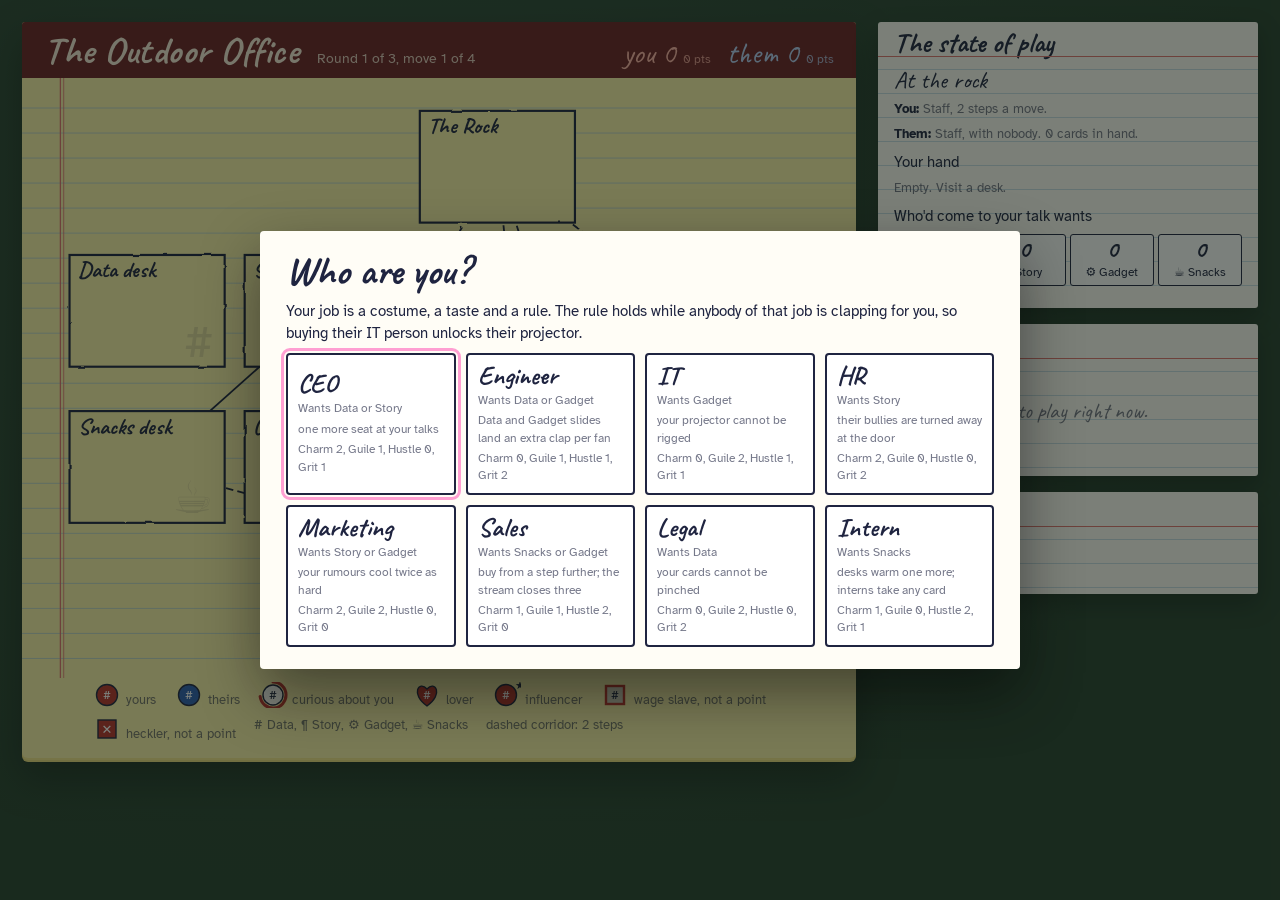
<file: board.html>
<!doctype html>
<html lang="en">
<head>
<meta charset="utf-8">
<meta name="viewport" content="width=device-width, initial-scale=1, viewport-fit=cover">
<title>The Outdoor Office</title>
<link rel="preconnect" href="https://fonts.googleapis.com">
<link rel="preconnect" href="https://fonts.gstatic.com" crossorigin>
<link href="https://fonts.googleapis.com/css2?family=Caveat:wght@500;700&family=Atkinson+Hyperlegible:ital,wght@0,400;0,700;1,400&display=swap" rel="stylesheet">
<style>
:root {
  --blotter: #2f4a3a;
  --blotter-2: #27402f;
  --pad: #fbf1a9;
  --pad-deep: #f3e48a;
  --rule: #9cc3d9;
  --margin: #e0736f;
  --gum: #6b1f24;
  --ink: #1f2440;
  --ink-soft: rgba(31, 36, 64, .62);
  --card: #fffdf6;
  --you: #b8322a;
  --them: #2a5db0;
  --hi: #ff9fd2;
  --hand: "Caveat", "Segoe Print", "Bradley Hand", cursive;
  --body: "Atkinson Hyperlegible", "Segoe UI", system-ui, sans-serif;
}
@media (prefers-color-scheme: dark) {
  :root:not([data-theme="light"]) { --blotter: #1b2a21; --blotter-2: #16241c; }
}
:root[data-theme="dark"] { --blotter: #1b2a21; --blotter-2: #16241c; }
:root { box-sizing: border-box; padding-top: env(safe-area-inset-top, 0px); padding-bottom: env(safe-area-inset-bottom, 0px); }
html { scroll-padding-top: env(safe-area-inset-top, 0px); }
*, *::before, *::after { box-sizing: inherit; }
body {
  margin: 0; min-height: 100vh; font-family: var(--body); color: var(--ink); font-size: 15px; line-height: 1.45;
  background: radial-gradient(ellipse at 30% 20%, var(--blotter) 0%, var(--blotter-2) 70%) fixed;
}
button { font: inherit; color: inherit; }
:focus-visible { outline: 3px solid var(--hi); outline-offset: 2px; }

.table { display: grid; grid-template-columns: minmax(0, 1fr) 380px; gap: 22px; padding: 22px; max-width: 1480px; margin: 0 auto; align-items: start; }
@media (max-width: 1000px) { .table { grid-template-columns: 1fr; padding: 12px; gap: 14px; } }

/* The legal pad */
.pad { background: var(--pad); border-radius: 3px 3px 6px 6px; box-shadow: 0 2px 0 var(--pad-deep), 0 4px 0 #e9d97c, 0 18px 40px rgba(0,0,0,.35); overflow: hidden; }
.gum { background: var(--gum); color: #f6e9d8; display: flex; align-items: baseline; gap: 18px; flex-wrap: wrap; padding: 10px 22px 8px; }
.gum h1 { font-family: var(--hand); font-weight: 700; font-size: 38px; line-height: 1; margin: 0; letter-spacing: .5px; }
.gum .where { font-size: 14px; opacity: .85; }
.score { margin-left: auto; font-family: var(--hand); font-size: 30px; line-height: 1; display: flex; gap: 16px; align-items: baseline; }
.score .y { color: #ffb4a6; } .score .t { color: #b6cff5; }
.score small { font-family: var(--body); font-size: 12px; opacity: .8; }
#board { display: block; width: 100%; height: auto; }
.legend { display: flex; flex-wrap: wrap; gap: 6px 18px; padding: 4px 22px 14px 70px; font-size: 13px; color: var(--ink-soft); }
.legend svg { vertical-align: -4px; margin-right: 4px; }

svg .hand { font-family: var(--hand); }
.room { cursor: pointer; }
.room:focus { outline: none; }
.room:focus-visible .frame { stroke: var(--hi); stroke-width: 5; }

/* Right-hand column: index cards */
.col { display: flex; flex-direction: column; gap: 16px; }
.idx { background: var(--card); border-radius: 3px; box-shadow: 0 10px 24px rgba(0,0,0,.28); position: relative;
  background-image: linear-gradient(var(--card) 0 34px, transparent 34px), repeating-linear-gradient(transparent 0 23px, rgba(156,195,217,.55) 23px 24px);
  padding: 8px 16px 14px; }
.idx::before { content: ""; position: absolute; left: 0; right: 0; top: 34px; border-top: 1.5px solid var(--margin); }
.idx h2 { font-family: var(--hand); font-size: 28px; line-height: 26px; margin: 0 0 12px; font-weight: 700; }
.status p { margin: 0 0 6px; }
.status .turn { font-family: var(--hand); font-size: 24px; line-height: 1; margin-bottom: 8px; }
.turn.you { color: var(--you); } .turn.them { color: var(--them); }
.chips { display: flex; flex-wrap: wrap; gap: 5px; margin: 2px 0 8px; }
.chip { border: 1.5px solid var(--ink); border-radius: 999px; padding: 0 9px; font-size: 13px; background: #fff; }
.chip.dud { border-style: dashed; color: var(--ink-soft); }
.wants { display: grid; grid-template-columns: repeat(4, 1fr); gap: 4px; margin: 4px 0 8px; text-align: center; }
.wants div { border: 1.5px solid var(--ink); border-radius: 3px; padding: 2px 0; background: #fff; }
.wants b { font-family: var(--hand); font-size: 24px; display: block; line-height: 1; }
.wants span { font-size: 12px; }
.flags { color: var(--you); font-weight: 700; font-size: 13px; }
.who { font-size: 13px; color: var(--ink-soft); }
.who b { color: var(--ink); }

.moves .filter { font-size: 13px; margin: -4px 0 8px; color: var(--ink-soft); }
.moves .filter button { background: none; border: 0; text-decoration: underline; cursor: pointer; padding: 0; }
.cards { display: flex; flex-direction: column; gap: 8px; max-height: 58vh; overflow: auto; padding: 2px 4px 6px 2px; }
@media (max-width: 1000px) { .cards { max-height: none; } }
@media (max-width: 600px) {
  .gum { padding: 8px 12px 6px; gap: 4px 12px; } .gum h1 { font-size: 30px; } .score { font-size: 24px; margin-left: 0; }
  .legend { padding: 2px 12px 10px; font-size: 12px; gap: 2px 12px; }
  .sheet { padding: 16px; } .sheet h2 { font-size: 32px; }
}
.mv { text-align: left; background: #fff; border: 2px solid var(--ink); border-radius: 4px; padding: 6px 10px 7px; cursor: pointer; display: grid; grid-template-columns: 1fr auto; gap: 0 10px; }
.mv:hover:not(:disabled), .mv.hot { background: #fff6fb; box-shadow: 4px 4px 0 var(--hi); }
.mv .l { font-family: var(--hand); font-size: 24px; line-height: 1.05; font-weight: 700; }
.mv .s { grid-column: 1 / -1; font-size: 13px; color: var(--ink-soft); }
.mv .st { font-family: var(--hand); font-size: 20px; color: var(--you); align-self: center; }
.mv.trick .l::after { content: " (sabotage)"; font-family: var(--body); font-size: 12px; font-weight: 400; color: var(--you); }
.mv:disabled { cursor: default; border-style: dashed; border-color: var(--ink-soft); background: transparent; }
.mv:disabled .l { text-decoration: line-through; text-decoration-thickness: 2px; color: var(--ink-soft); }
.waiting { font-family: var(--hand); font-size: 22px; color: var(--ink-soft); padding: 6px 0; }

.minutes ol { list-style: none; margin: 0; padding: 0; max-height: 220px; overflow: auto; font-size: 13px; }
.minutes li { padding: 2px 0 2px 10px; border-left: 3px solid transparent; }
.minutes li.s0 { border-color: var(--you); } .minutes li.s1 { border-color: var(--them); }
.minutes li.new { background: #fff6fb; }
.minutes details { margin-top: 10px; font-size: 13px; }
.minutes summary { cursor: pointer; font-family: var(--hand); font-size: 22px; }
.minutes details p { margin: 6px 0; }

/* Modal: a sheet slid across the table */
.veil { position: fixed; inset: 0; background: rgba(15, 25, 18, .55); display: grid; place-items: center; padding: 18px; z-index: 10; overflow: auto; }
.veil[hidden] { display: none; }
.sheet { background: var(--card); max-width: 760px; width: 100%; border-radius: 4px; box-shadow: 0 24px 60px rgba(0,0,0,.45); padding: 20px 26px 22px; position: relative; }
.sheet h2 { font-family: var(--hand); font-size: 40px; line-height: 1; margin: 0 0 10px; }
.sheet h3 { font-family: var(--hand); font-size: 26px; margin: 14px 0 6px; }
.sheet p { margin: 0 0 8px; max-width: 68ch; }
.sheet .row { display: flex; flex-wrap: wrap; gap: 10px; margin-top: 14px; }
.btn { background: var(--ink); color: var(--card); border: 0; border-radius: 4px; padding: 9px 18px; font-family: var(--hand); font-size: 24px; line-height: 1; cursor: pointer; }
.btn.alt { background: #fff; color: var(--ink); border: 2px solid var(--ink); }
.btn:disabled { opacity: .4; cursor: default; }
.jobs { display: grid; grid-template-columns: repeat(auto-fill, minmax(165px, 1fr)); gap: 10px; }
.job { text-align: left; background: #fff; border: 2px solid var(--ink); border-radius: 4px; padding: 8px 10px; cursor: pointer; }
.job:hover { box-shadow: 4px 4px 0 var(--hi); }
.job b { font-family: var(--hand); font-size: 26px; display: block; line-height: 1; }
.job small { display: block; color: var(--ink-soft); font-size: 12px; margin-top: 3px; }
.stat { display: grid; grid-template-columns: 90px 1fr auto 34px auto; align-items: center; gap: 8px; padding: 6px 0; border-bottom: 1px solid rgba(156,195,217,.6); }
.stat b { font-family: var(--hand); font-size: 26px; }
.stat .v { font-family: var(--hand); font-size: 28px; text-align: center; }
.stat small { color: var(--ink-soft); }
.pm { width: 34px; height: 34px; border: 2px solid var(--ink); background: #fff; border-radius: 4px; font-size: 20px; cursor: pointer; }
.pm:disabled { opacity: .3; cursor: default; }

.slide { text-align: left; background: #fff; border: 2px solid var(--ink); border-radius: 4px; padding: 8px 12px; cursor: pointer; min-width: 200px; flex: 1 1 200px; }
.slide:hover { box-shadow: 4px 4px 0 var(--hi); }
.slide b { font-family: var(--hand); font-size: 24px; display: block; line-height: 1.05; }
.slide small { color: var(--ink-soft); }
.meter { display: flex; height: 20px; border: 2px solid var(--ink); border-radius: 3px; overflow: hidden; margin: 8px 0 4px; background: #fff; }
.meter .c { background: var(--you); } .meter .b { background: var(--ink); }
.meter.them .c { background: var(--them); }
.tally { font-family: var(--hand); font-size: 24px; }
.lines { margin: 8px 0 0; padding-left: 20px; font-size: 14px; }
.heckle { font-family: var(--hand); font-size: 30px; line-height: 1.1; margin: 12px 0 0; color: var(--you); }
table.rc { border-collapse: collapse; width: 100%; font-size: 15px; margin-top: 6px; }
.rc th, .rc td { padding: 4px 8px; border-bottom: 1px solid rgba(156,195,217,.8); text-align: right; }
.rc th:first-child, .rc td:first-child { text-align: left; }
.rc thead th { font-family: var(--hand); font-size: 22px; font-weight: 700; }
.banner { position: fixed; left: 50%; top: 22%; transform: translate(-50%, -50%) rotate(-3deg); background: var(--gum); color: #f6e9d8;
  font-family: var(--hand); font-size: 54px; padding: 6px 30px; border-radius: 4px; box-shadow: 0 18px 40px rgba(0,0,0,.4); z-index: 20; pointer-events: none;
  opacity: 0; transition: opacity .25s; }
.banner.on { opacity: 1; }
@media (prefers-reduced-motion: reduce) { .banner { transition: none; } }
</style>
</head>
<body>
<div class="table">
  <section class="pad" aria-label="The board">
    <header class="gum">
      <h1>The Outdoor Office</h1>
      <span class="where" id="where"></span>
      <div class="score" id="score"></div>
    </header>
    <svg id="board" viewBox="0 0 1000 720" role="img" aria-label="Floor plan of the office: rooms joined by corridors"></svg>
    <div class="legend" id="legend"></div>
  </section>
  <aside class="col">
    <div class="idx status" id="status"></div>
    <div class="idx moves"><h2 id="movesTitle">Your move</h2><div id="filter" class="filter"></div><div class="cards" id="cards"></div></div>
    <div class="idx minutes">
      <h2>Minutes</h2>
      <ol id="log" aria-live="polite"></ol>
      <details>
        <summary>How it plays</summary>
        <p>Three rounds. Each round you and your nemesis take turns, four moves each, then both of you present at the Rock. Whoever ends with the most people who would clap for them wins; points break ties.</p>
        <p>A move is: walk up to your steps along the corridors, then act in that room. The room the other side stands in can't be entered or walked through.</p>
        <p>Desks give you a card of their taste and make nearby people curious; the curious drift to the Stream, where you close them. Every card is either a slide at your talk or the price of buying one of their people who wants it.</p>
        <p>The side that's behind moves second, so it gets the last word in a round.</p>
      </details>
    </div>
  </aside>
</div>
<div class="veil" id="veil" hidden><div class="sheet" id="sheet" role="dialog" aria-modal="true"></div></div>
<div class="banner" id="banner" aria-hidden="true"></div>

<script>
// ==ENGINE== pure rules, no DOM. Same file is inlined into the page and run headless by sim.js.
const TASTE = ['Data', 'Story', 'Gadget', 'Snacks'];
const TASTE_GLYPH = ['#', '¶', '⚙', '☕'];
const PROPS = [
  ['the churn chart', 'the Q3 numbers', 'a heat map', 'the survey results'],
  ['a customer story', 'the origin myth', 'a war story', 'the founder quote'],
  ['the prototype', 'a live demo', 'a shiny widget', 'the headset'],
  ['a box of donuts', 'the cheese plate', 'cold brew', 'a pizza'],
];
const RO = { CEO: 0, ENG: 1, IT: 2, HR: 3, MKT: 4, SALES: 5, LEGAL: 6, INTERN: 7, STAFF: 8 };
const ROLE_NAME = ['CEO', 'Engineer', 'IT', 'HR', 'Marketing', 'Sales', 'Legal', 'Intern', 'Staff'];
const ROLE_TASTES = [[0, 1], [0, 2], [2], [1], [1, 2], [3, 2], [0], [3], [0, 1, 2, 3]];
// charm, guile, hustle, grit
const ROLE_STATS = [[2, 1, 0, 1], [0, 1, 1, 2], [0, 2, 1, 1], [2, 0, 0, 2], [2, 2, 0, 0], [1, 1, 2, 0], [0, 2, 0, 2], [1, 0, 2, 1]];
const ROLE_RULE = [
  'one more seat at your talks',
  'Data and Gadget slides land an extra clap per fan',
  'your projector cannot be rigged',
  'their bullies are turned away at the door',
  'your rumours cool twice as hard',
  'buy from a step further; the stream closes three',
  'your cards cannot be pinched',
  'desks warm one more; interns take any card',
];
const PLAYABLE = [0, 1, 2, 3, 4, 5, 6, 7];
const STAT_NAME = ['Charm', 'Guile', 'Hustle', 'Grit'];
const STAT_WHAT = ['+12% claps a point', 'rumours cool harder, tricks worth more', '+1 step every two points', 'shrugs off 4 boos a point'];
const K = { NEUTRAL: 0, FOLLOWER: 1, WAGE: 2, INFLUENCER: 3, LOVER: 4, HATER: 5, BULLY: 6 };
const KIND_NAME = ['neutral', 'follower', 'wage slave', 'influencer', 'lover', 'hater', 'bully'];
const P = 0, N = 1, NONE = -1;
const A = {
  ROUNDS: 3, MOVES: 4, SLIDES: 3, WARM_COUNT: 3, WARM_AMOUNT: 1.0, CURIOUS_AT: 2.0, CUR_MAX: 3.0,
  STREAM_CLOSE: 2, RUMOUR_CHILL: 1.0, BULLY_FROM: 2, UNDERDOG: 1, FREE_POINTS: 4, STAT_MAX: 5,
  NEUTRALS: 12, WARM_RANGE: 2, DUD: 'a blank slide',
};
const claps = k => k === K.FOLLOWER || k === K.INFLUENCER || k === K.LOVER;
const flippable = k => k === K.FOLLOWER || k === K.INFLUENCER;
const booKind = k => k === K.HATER || k === K.BULLY;
const hecklesFor = r => [1, 2, 2][r - 1] || 2;
const perHeads = r => (r >= 3 ? 2 : 3);
const NAMES = ['Ada', 'Bram', 'Cleo', 'Dev', 'Esme', 'Finn', 'Gus', 'Hana', 'Ines', 'Jo', 'Kit', 'Lars', 'Mina', 'Ned',
  'Opal', 'Pip', 'Quinn', 'Rosa', 'Sol', 'Tam', 'Uma', 'Vic', 'Wren', 'Xavi', 'Yara', 'Zed', 'Bea', 'Cal', 'Dot',
  'Eli', 'Flo', 'Hal', 'Ivy', 'Jem', 'Lou', 'Max', 'Nia', 'Ozzy', 'Pru', 'Rex', 'Sid', 'Tess', 'Val', 'Wes'];

function mulberry32(a) {
  return function () {
    a |= 0; a = (a + 0x6D2B79F5) | 0;
    let t = Math.imul(a ^ (a >>> 15), 1 | a);
    t = (t + Math.imul(t ^ (t >>> 7), 61 | t)) ^ t;
    return ((t ^ (t >>> 14)) >>> 0) / 4294967296;
  };
}

// --- the board: rooms and corridors ------------------------------------------
const ROOMS = {
  'desk:0': { name: 'Data desk', short: 'Data desk', plan: [0.13, 0.36], taste: 0 },
  'desk:1': { name: 'Story desk', short: 'Story desk', plan: [0.34, 0.36], taste: 1 },
  'desk:2': { name: 'Gadget desk', short: 'Gadget desk', plan: [0.34, 0.62], taste: 2 },
  'desk:3': { name: 'Snacks desk', short: 'Snacks desk', plan: [0.13, 0.62], taste: 3 },
  stream: { name: 'Stream', short: 'Stream', plan: [0.72, 0.84] },
  break: { name: 'Break room', short: 'Break room', plan: [0.87, 0.46] },
  rock: { name: 'The Rock', short: 'The Rock', plan: [0.55, 0.12] },
  lobby: { name: 'Lobby', short: 'Lobby', plan: [0.58, 0.52] },
};
const EDGES = [
  ['desk:0', 'desk:1', 1], ['desk:1', 'desk:2', 1], ['desk:0', 'desk:3', 1], ['desk:3', 'desk:1', 1],
  ['desk:2', 'lobby', 1], ['desk:3', 'stream', 2], ['lobby', 'stream', 1], ['lobby', 'break', 1],
  ['lobby', 'rock', 2], ['stream', 'break', 2], ['stream', 'rock', 2], ['break', 'rock', 2], ['rock', 'desk:2', 2],
];
const ADJ = {};
for (const id in ROOMS) ADJ[id] = [];
for (const [a, b, c] of EDGES) { ADJ[a].push([b, c]); ADJ[b].push([a, c]); }
const HOME_ROOMS = ['desk:0', 'desk:1', 'desk:2', 'desk:3', 'stream', 'break', 'lobby'];

function distances(from, blocked = []) {
  const d = { [from]: 0 };
  const open = [from];
  while (open.length) {
    let bi = 0;
    for (let i = 1; i < open.length; i++) if (d[open[i]] < d[open[bi]]) bi = i;
    const u = open.splice(bi, 1)[0];
    for (const [v, c] of ADJ[u]) {
      if (blocked.includes(v)) continue;
      const nd = d[u] + c;
      if (d[v] === undefined || nd < d[v]) { d[v] = nd; if (!open.includes(v)) open.push(v); }
    }
  }
  return d;
}

function pathTo(from, to, blocked = []) {
  const d = distances(from, blocked);
  if (d[to] === undefined) return [];
  const out = [to];
  let cur = to;
  let guard = 0;
  while (cur !== from && guard++ < 20) {
    let found = false;
    for (const [v, c] of ADJ[cur]) {
      if (d[v] !== undefined && d[v] + c === d[cur] && !blocked.includes(v)) { out.unshift(v); cur = v; found = true; break; }
    }
    if (!found) break;
  }
  return out; // includes from
}

// Interest is a tug of war: warming somebody the other side courted wears them down first.
function warmRule(cur, curFor, amount, by) {
  if (curFor !== NONE && curFor !== by && cur > 0) {
    const left = cur - amount;
    if (left > 0) return [left, curFor];
    if (left === 0) return [0, NONE];
    return [Math.min(-left, A.CUR_MAX), by];
  }
  if (amount < 0) return [Math.max(cur + amount, 0), cur + amount > 0 ? curFor : NONE];
  return [Math.min(cur + amount, A.CUR_MAX), by];
}

class Game {
  constructor(seed) {
    this.seed = seed >>> 0;
    this.rng = mulberry32(this.seed);
    this.people = []; this.nextId = 1; this.usedNames = new Set();
    this.round = 1; this.move = 1;
    this.pos = { 0: 'stream', 1: 'break' };
    this.satchel = { 0: [], 1: [] };
    this.points = { 0: 0, 1: 0 }; this.clapsTotal = { 0: 0, 1: 0 }; this.boosTotal = { 0: 0, 1: 0 };
    this.presented = { 0: false, 1: false }; this.rigged = { 0: false, 1: false }; this.sablog = { 0: [], 1: [] };
    this.roles = { 0: RO.STAFF, 1: RO.STAFF }; this.stats = { 0: [1, 1, 1, 1], 1: [1, 1, 1, 1] }; this.parties = { 0: [], 1: [] };
    this.lastFirst = N; this.lastLeader = NONE; this.leadChanges = 0; this.startFlip = false;
    this.log = []; this.over = false; this.first = P; this.roundCard = null;
    this.resetRoundStats();
  }
  r() { return this.rng(); }
  ri(n) { return Math.floor(this.rng() * n); }
  pick(a) { return a[this.ri(a.length)]; }
  say(side, text) { this.log.push({ side, text, round: this.round, move: this.move }); }
  other(s) { return 1 - s; }
  stat(s, i) { return this.stats[s][i]; }
  has(s, role) { return this.people.some(p => p.side === s && p.role === role && claps(p.kind)); }
  count(s) { let n = 0; for (const p of this.people) if (p.side === s && claps(p.kind)) n++; return n; }
  isCurious(p) { return p.kind === K.NEUTRAL && p.curiosity >= A.CURIOUS_AT; }
  isCuriousFor(p, s) { return this.isCurious(p) && p.curiousFor === s; }
  steps(s) { return 2 + Math.floor(this.stat(s, 2) / 2); }
  resetRoundStats() {
    this.roundStats = { 0: { claps: 0, boos: 0, gained: 0, lost: 0 }, 1: { claps: 0, boos: 0, gained: 0, lost: 0 } };
  }

  pickName() {
    for (let i = 0; i < 40; i++) { const n = this.pick(NAMES); if (!this.usedNames.has(n)) { this.usedNames.add(n); return n; } }
    const f = 'Colleague ' + (this.usedNames.size + 1); this.usedNames.add(f); return f;
  }
  randomRole() {
    const w = [1, 2, 2, 2, 2, 2, 2, 5, 4];
    let t = this.r() * w.reduce((a, b) => a + b, 0);
    for (let i = 0; i < w.length; i++) { t -= w[i]; if (t < 0) return i; }
    return RO.STAFF;
  }
  addPerson(kind, side, room, role = -1) {
    const r = role >= 0 ? role : this.randomRole();
    const p = { id: this.nextId++, name: this.pickName(), kind, side, room, home: room, role: r,
      taste: this.pick(ROLE_TASTES[r]), curiosity: 0, curiousFor: NONE, resolve: false };
    this.people.push(p);
    return p;
  }

  // cfg: {role, stats:[4], party:[roles]}
  setup(cfg) {
    this.roles[P] = cfg.role; this.stats[P] = cfg.stats.slice(); this.parties[P] = cfg.party.slice();
    const nr = this.pick(PLAYABLE);
    this.roles[N] = nr;
    const ns = ROLE_STATS[nr].slice();
    for (let i = 0; i < A.FREE_POINTS; i++) {
      let k = this.ri(4);
      if (ns[k] >= A.STAT_MAX) k = (k + 1) % 4;
      ns[k]++;
    }
    this.stats[N] = ns;
    this.parties[N] = this.parties[P].map(() => this.pick(PLAYABLE));

    for (const side of [P, N]) {
      this.addPerson(K.HATER, side, this.pick(HOME_ROOMS));
      for (const r of this.parties[side]) this.addPerson(K.FOLLOWER, side, this.pick(HOME_ROOMS), r);
    }
    let ceo = false;
    for (let i = 0; i < A.NEUTRALS; i++) {
      const q = this.addPerson(K.NEUTRAL, NONE, this.pick(HOME_ROOMS));
      if (q.role === RO.CEO) { if (ceo) { q.role = RO.STAFF; q.taste = this.pick(ROLE_TASTES[RO.STAFF]); } ceo = true; }
    }
    this.startFlip = this.r() < 0.5;
    this.placeForRound();
  }

  placeForRound() {
    const swap = (this.round % 2 === 0) !== this.startFlip;
    this.pos = { 0: swap ? 'break' : 'stream', 1: swap ? 'stream' : 'break' };
  }

  reachFrom(s, here, extra = 0) {
    const d = distances(here, [this.pos[this.other(s)]]);
    const out = {};
    for (const id in d) if (d[id] <= this.steps(s) + extra) out[id] = d[id];
    return out;
  }

  demand(s) {
    const d = [0, 0, 0, 0];
    for (const p of this.people) if ((p.side === s && claps(p.kind)) || this.isCuriousFor(p, s)) d[p.taste]++;
    return d;
  }

  // Who a desk visit at [room] warms, nearest first on the board.
  warmTargets(room, side) {
    const d = distances(room);
    const n = A.WARM_COUNT + (this.has(side, RO.INTERN) ? 1 : 0);
    return this.people
      .filter(p => p.kind === K.NEUTRAL && d[p.room] !== undefined && d[p.room] <= A.WARM_RANGE)
      .sort((a, b) => d[a.room] - d[b.room] || (this.isCuriousFor(a, side) ? 1 : 0) - (this.isCuriousFor(b, side) ? 1 : 0) || a.id - b.id)
      .slice(0, n);
  }
  warmPreview(room, side) {
    let fresh = 0, stolen = 0;
    for (const q of this.warmTargets(room, side)) {
      const r = warmRule(q.curiosity, q.curiousFor, A.WARM_AMOUNT, side);
      const wasTheirs = this.isCurious(q) && q.curiousFor !== side;
      const nowMine = r[1] === side && r[0] >= A.CURIOUS_AT;
      if (wasTheirs && !(r[1] !== side && r[0] >= A.CURIOUS_AT)) stolen++;
      if (nowMine && !this.isCuriousFor(q, side)) fresh++;
    }
    return [fresh, stolen];
  }
  warm(p, amount, by) {
    const r = warmRule(p.curiosity, p.curiousFor, amount, by);
    p.curiosity = r[0]; p.curiousFor = r[1];
  }

  closeMax(s) { return A.STREAM_CLOSE + (this.has(s, RO.SALES) ? 1 : 0); }
  chill(s) { const c = A.RUMOUR_CHILL + 0.4 * this.stat(s, 1); return this.has(s, RO.MKT) ? c * 2 : c; }

  poachTargets(side, limit = 2, from = null) {
    const other = this.other(side);
    const d = distances(from || this.pos[side]);
    const out = [];
    for (const p of this.people) {
      if (p.side !== other || !flippable(p.kind) || p.resolve || p.room === 'rock') continue;
      let card = this.satchel[side].findIndex(c => c.taste === p.taste);
      if (card < 0 && p.role === RO.INTERN && this.satchel[side].length > 0) card = 0;
      if (card < 0) continue;
      const prop = this.satchel[side][card];
      out.push({
        id: 'poach:' + p.id, kind: 'poach', station: p.room, target: p.id, card,
        label: 'Buy ' + p.name,
        sub: `${ROLE_NAME[p.role]}, wants ${TASTE[p.taste]}; spend ${prop.name} in the ${ROOMS[p.room].name.toLowerCase()}`,
        enabled: true, why: '', value: 4.2, walk: d[p.room] ?? 99,
      });
    }
    out.sort((a, b) => a.walk - b.walk);
    return out.slice(0, limit);
  }
  threatened(side) { return this.poachTargets(this.other(side), 1).length > 0; }

  // Every legal move for [side], each saying what it would do. The same list feeds
  // the player's cards and the nemesis's choice.
  options(side, fromRoom = '', lookahead = true) {
    const other = this.other(side);
    const demand = this.demand(side);
    const here = fromRoom || this.pos[side];
    const opts = [];

    for (let i = 0; i < 4; i++) {
      const id = 'desk:' + i;
      const w = this.warmPreview(id, side);
      let sub = `take a ${TASTE[i]} card; ${demand[i]} in the room want it`;
      if (w[0] > 0) sub += `; ${w[0]} nearby get curious`;
      if (w[1] > 0) sub += `; steals ${w[1]} from them`;
      opts.push({ id, kind: 'desk', taste: i, station: id, label: `${TASTE[i]} desk`, sub, enabled: true, why: '',
        value: demand[i] + 1.1 * w[0] + 0.7 * w[1] });
    }

    const curious = this.people.filter(p => this.isCuriousFor(p, side) && p.room === 'stream').length;
    const cm = this.closeMax(side);
    opts.push({ id: 'stream', kind: 'stream', station: 'stream', label: 'Stream',
      sub: curious > 0 ? `close up to ${cm} of the ${curious} curious about you there` : 'nobody curious about you there yet; warms them a little',
      enabled: true, why: '', value: Math.min(curious, cm) * 2.6 + (curious === 0 ? 0.4 : 0) });

    const exposed = this.people.filter(p => p.side === side && flippable(p.kind) && !p.resolve).length;
    opts.push({ id: 'break', kind: 'break', station: 'break', label: 'Break room',
      sub: exposed > 0 ? `shield your ${exposed} followers from being bought this round; a wage slave pads the crowd` : 'a wage slave pads the crowd; nothing of yours is exposed',
      enabled: true, why: '', value: 0.5 + (exposed >= 1 && this.threatened(side) ? 2.4 : 0) });

    const haters = this.people.filter(p => p.side === side && p.kind === K.HATER).length;
    if (this.count(side) >= 2 && haters < A.BULLY_FROM) {
      opts.push({ id: 'heckler', kind: 'heckler', station: 'break', label: 'Send a heckler',
        sub: `one of your followers turns sour and boos their every talk; with ${A.BULLY_FROM} they send a bully`,
        enabled: true, why: '',
        value: (this.count(side) >= this.count(other) + 1 ? 1.8 : 0.6) + (haters === A.BULLY_FROM - 1 ? 0.8 : 0) });
    }

    // --- sabotage ---
    const theirHand = this.satchel[other];
    const tastes = [...new Set(theirHand.map(c => c.taste).filter(t => t >= 0))].slice(0, 2);
    for (const t of tastes) {
      const legal = this.has(other, RO.LEGAL);
      opts.push({ id: 'pinch:' + t, kind: 'pinch', taste: t, station: 'desk:' + t, label: `Pinch their ${TASTE[t]} card`,
        sub: `take it out of their hand and into yours; they hold ${theirHand.length}`,
        enabled: !legal, why: legal ? 'their Legal has the desk locked' : '',
        value: 2.6 + 0.4 * theirHand.length + (demand[t] >= 2 ? 0.8 : 0) + 0.3 * this.stat(side, 1) });
    }
    const theirsNear = this.people.filter(p => p.kind === K.NEUTRAL && p.curiousFor === other && p.curiosity > 0 && p.room === 'stream').length;
    if (theirsNear > 0) {
      opts.push({ id: 'rumour', kind: 'rumour', station: 'stream', label: 'Spread a rumour',
        sub: `${theirsNear} by the water were warming to them; cools each by ${this.chill(side).toFixed(1)}`,
        enabled: true, why: '', value: 0.9 * Math.min(theirsNear, 3) + 0.3 * this.stat(side, 1) });
    }
    if (!this.rigged[other] && !this.presented[other] && theirHand.length >= 1 && this.move < A.MOVES) {
      const it = this.has(other, RO.IT);
      opts.push({ id: 'rig', kind: 'rig', station: 'rock', label: 'Rig the projector',
        sub: 'their best slide comes up blank at their talk, unless they spend a move to check it',
        enabled: !it, why: it ? 'their IT has it locked down' : '',
        value: (theirHand.length >= 2 ? 2.4 : 1.0) + 0.3 * this.stat(side, 1) });
    }
    if (this.rigged[side]) {
      opts.push({ id: 'check', kind: 'check', station: 'rock', label: 'Check the projector',
        sub: 'it has been rigged against you; this puts it right', enabled: true, why: '',
        value: this.satchel[side].length >= 2 ? 2.2 : 0.9 });
    }

    for (const t of this.poachTargets(side, 2, here)) opts.push(t);

    const hand = this.satchel[side].length;
    opts.push({ id: 'present', kind: 'present', station: 'rock', label: 'Present now',
      sub: `${hand} slide${hand === 1 ? '' : 's'} in hand; forfeits your remaining moves` + (this.rigged[side] ? '. Projector rigged: your best slide will be blank' : ''),
      enabled: true, why: '', value: hand >= A.SLIDES ? 2.5 : -1 });

    if (here !== 'lobby') {
      opts.push({ id: 'lobby', kind: 'lobby', station: 'lobby', label: 'Walk to the Lobby',
        sub: 'no action; the hub, close to every room', enabled: true, why: '', value: 0.2 });
    }

    // The board has the last word on every card.
    const reach = this.reachFrom(side, here);
    const reachSales = this.has(side, RO.SALES) ? this.reachFrom(side, here, 1) : reach;
    for (const o of opts) if (o.enabled) this.gate(side, o, o.kind === 'poach' ? reachSales : reach, here);

    if (lookahead) {
      for (const o of opts) if (o.enabled && o.kind !== 'present') o.value += 0.5 * this.bestNext(side, o.station);
    }
    return opts;
  }

  gate(side, o, reach, here) {
    const other = this.other(side);
    const room = o.station;
    o.steps = reach[room];
    if (room === this.pos[other]) { o.enabled = false; o.why = 'your nemesis is standing there'; }
    else if (reach[room] === undefined) {
      const far = distances(here, [this.pos[other]])[room];
      o.enabled = false;
      o.why = far !== undefined ? `${far} steps away, you have ${this.steps(side)}` : 'no way through; they are in the doorway';
    }
  }

  bestNext(side, room) {
    let best = 0;
    for (const o of this.options(side, room, false)) {
      if (o.enabled && o.kind !== 'present' && o.kind !== 'lobby') best = Math.max(best, o.value);
    }
    return best;
  }

  // --- doing things ---
  execute(side, opt) {
    const who = side === P ? 'You' : 'They';
    this.pos[side] = opt.station;
    switch (opt.kind) {
      case 'desk': this.actDesk(side, opt.taste); break;
      case 'stream': this.actStream(side); break;
      case 'break': this.actBreak(side); break;
      case 'heckler': this.actHeckler(side); break;
      case 'pinch': this.actPinch(side, opt.taste); break;
      case 'rumour': this.actRumour(side); break;
      case 'rig': this.actRig(side); break;
      case 'check': this.actCheck(side); break;
      case 'poach': this.actPoach(side, opt.target, opt.card); break;
      case 'lobby': this.say(side, `${who} stepped into the Lobby.`); break;
      default: this.say(side, `${who} stood still.`);
    }
  }

  actDesk(side, taste) {
    const prop = { taste, name: this.pick(PROPS[taste]) };
    this.satchel[side].push(prop);
    let fresh = 0;
    for (const q of this.warmTargets('desk:' + taste, side)) {
      const was = this.isCuriousFor(q, side);
      this.warm(q, A.WARM_AMOUNT, side);
      if (this.isCurious(q)) q.room = 'stream';
      if (!was && this.isCuriousFor(q, side)) fresh++;
    }
    this.say(side, side === P ? `You took ${prop.name}. ${fresh} got curious and drifted to the stream.`
      : `They took a ${TASTE[taste]} card. ${fresh} got curious about them.`);
  }

  actStream(side) {
    const cur = this.people.filter(p => this.isCuriousFor(p, side) && p.room === 'stream').sort((a, b) => b.curiosity - a.curiosity);
    if (!cur.length) {
      let n = 0;
      for (const p of this.people) if (p.kind === K.NEUTRAL && p.room === 'stream') { this.warm(p, 0.5, side); n++; }
      this.say(side, side === P ? `Nobody at the water was interested yet. ${n} warmed a little.` : `They loitered at the stream. ${n} warmed a little.`);
      return;
    }
    let taken = 0;
    for (const p of cur) {
      if (taken >= this.closeMax(side)) break;
      p.kind = p.curiosity >= A.CUR_MAX - 0.01 && this.r() < 0.3 ? K.INFLUENCER : K.FOLLOWER;
      p.side = side; p.curiosity = 0; p.curiousFor = NONE; p.room = p.home;
      taken++;
    }
    this.roundStats[side].gained += taken;
    this.say(side, side === P ? `You won over ${taken} at the water.` : `They won over ${taken} at the water.`);
  }

  actBreak(side) {
    this.addPerson(K.WAGE, side, 'break');
    for (const p of this.people) if (p.side === side && flippable(p.kind)) p.resolve = true;
    this.say(side, side === P ? 'Rallied. Your people cannot be bought this round; a wage slave drifted in.'
      : 'They rallied. Nobody of theirs can be bought this round.');
  }

  actHeckler(side) {
    const pool = this.people.filter(p => p.side === side && p.kind === K.FOLLOWER);
    if (!pool.length) return;
    const q = this.pick(pool);
    q.kind = K.HATER;
    this.say(side, side === P ? `${q.name} has gone sour on your behalf.` : `They turned ${q.name} into a heckler.`);
  }

  actPinch(side, taste) {
    const other = this.other(side);
    const i = this.satchel[other].findIndex(c => c.taste === taste);
    if (i < 0) return;
    const card = this.satchel[other].splice(i, 1)[0];
    this.satchel[side].push(card);
    if (side === P) { this.say(P, `You pinched their ${card.name}.`); this.sablog[N].push(`you pinched their ${TASTE[taste]}`); }
    else { this.say(N, `They pinched your ${card.name} right off the desk.`); this.sablog[P].push(`they pinched your ${TASTE[taste]}`); }
  }

  actRumour(side) {
    const other = this.other(side);
    let n = 0;
    for (const p of this.people) {
      if (p.kind === K.NEUTRAL && p.curiousFor === other && p.curiosity > 0 && p.room === 'stream') { this.warm(p, this.chill(side), side); n++; }
    }
    if (side === P) { this.say(P, `A word by the water. ${n} went cold on them.`); this.sablog[N].push(`your rumour cooled ${n}`); }
    else { this.say(N, `They have been talking about you by the water. ${n} of yours went cold.`); this.sablog[P].push(`their rumour cooled ${n} of yours`); }
  }

  actRig(side) {
    this.rigged[this.other(side)] = true;
    this.say(side, side === P ? 'Projector rigged. Their best slide will be blank.' : 'They were at the rock. Your projector is rigged: check it, or present blind.');
  }
  actCheck(side) {
    this.rigged[side] = false;
    this.say(side, side === P ? 'Projector checked and put right.' : 'They checked the projector. Your rig is undone.');
  }
  springRig(side) {
    if (!this.rigged[side]) return null;
    this.rigged[side] = false;
    const h = this.satchel[side];
    if (!h.length) return null;
    const d = this.demand(side);
    let best = 0;
    for (let i = 0; i < h.length; i++) if (h[i].taste >= 0 && d[h[i].taste] > (h[best].taste >= 0 ? d[h[best].taste] : -1)) best = i;
    const lost = h[best];
    h[best] = { taste: -1, name: A.DUD };
    this.say(side, side === P ? `The projector was rigged. Your ${lost.name} is a blank slide.` : `Their projector was rigged. Their ${lost.name} came up blank.`);
    return lost;
  }

  actPoach(side, targetId, card) {
    const t = this.people.find(p => p.id === targetId);
    if (!t || card < 0 || card >= this.satchel[side].length) return;
    const prop = this.satchel[side].splice(card, 1)[0];
    t.kind = K.FOLLOWER; t.side = side;
    this.roundStats[side].gained++; this.roundStats[this.other(side)].lost++;
    this.say(side, side === P ? `${t.name} took ${prop.name} and came over.` : `They bought ${t.name} off you with ${prop.name}.`);
  }

  tickInfluencers(side) {
    for (const p of this.people) {
      if (p.side !== side || p.kind !== K.INFLUENCER) continue;
      const d = distances(p.room);
      const q = this.people.filter(x => x.kind === K.NEUTRAL && !this.isCuriousFor(x, side))
        .sort((a, b) => (d[a.room] ?? 99) - (d[b.room] ?? 99) || a.id - b.id)[0];
      if (!q) continue;
      this.warm(q, A.WARM_AMOUNT, side);
      if (this.isCurious(q)) q.room = 'stream';
    }
  }

  noteLead() {
    const a = this.count(P), b = this.count(N);
    const leader = a > b ? P : b > a ? N : NONE;
    if (leader !== NONE && this.lastLeader !== NONE && leader !== this.lastLeader) this.leadChanges++;
    if (leader !== NONE) this.lastLeader = leader;
  }

  sendBullies() {
    for (const side of [P, N]) {
      const h = this.people.filter(p => p.side === side && p.kind === K.HATER);
      if (h.length >= A.BULLY_FROM) {
        const b = this.pick(h); b.kind = K.BULLY;
        this.say(side, side === N ? `${b.name} has been sent to sit at the front of your talk.` : `${b.name} is off to sit at the front of their talk.`);
      }
    }
  }

  firstMover() {
    const a = this.count(P), b = this.count(N);
    let f;
    if (a > b) f = P; else if (b > a) f = N; else f = this.lastFirst === P ? N : P;
    this.lastFirst = f;
    return f;
  }

  beginRound() {
    this.resetRoundStats();
    for (const p of this.people) p.resolve = false;
    this.presented = { 0: false, 1: false };
    this.sablog = { 0: [], 1: [] };
    if (this.round > 1) this.placeForRound();
    this.move = 1;
  }

  // --- the talk ---
  startTalk(side) {
    const other = this.other(side);
    this.presented[side] = true;
    this.pos[side] = 'rock';
    const hr = this.has(side, RO.HR);
    const audience = [];
    let bounced = 0;
    for (const p of this.people) {
      if (p.side === side && p.kind !== K.NEUTRAL && !booKind(p.kind)) audience.push(p);
      else if (p.side === other && booKind(p.kind)) {
        if (p.kind === K.BULLY && hr) { bounced++; continue; }
        audience.push(p);
      }
    }
    let slots = Math.floor(audience.length / perHeads(this.round));
    if (this.count(side) < this.count(other)) slots += A.UNDERDOG;
    if (this.has(side, RO.CEO)) slots++;
    const d = distances('rock');
    const spectators = this.people.filter(p => this.isCuriousFor(p, side))
      .sort((a, b) => d[a.room] - d[b.room] || b.curiosity - a.curiosity || a.id - b.id).slice(0, Math.max(slots, 0));
    const blanked = this.springRig(side);
    const hand = this.satchel[side].slice();
    const booers = audience.filter(p => p.side === other);
    return {
      side, audience, spectators, hand, played: [], claps: 0, boos: 0, blanked, bounced,
      booers, bully: booers.some(b => b.kind === K.BULLY),
      heckles: booers.length ? hecklesFor(this.round) : 0, hecklesDone: 0, pending: false,
      slidesMax: Math.min(A.SLIDES, hand.length), lines: [], lost: [], won: [], done: false,
    };
  }
  fans(t, taste) {
    let n = 0;
    for (const p of t.audience) if (p.side === t.side && claps(p.kind) && p.taste === taste) n++;
    for (const p of t.spectators) if (p.taste === taste) n++;
    return n;
  }
  slideClaps(t, card) {
    if (card.taste < 0) return 0;
    const f = this.fans(t, card.taste);
    return Math.round((2 + 5 * f) * (1 + 0.12 * this.stat(t.side, 0))) +
      (this.has(t.side, RO.ENG) && (card.taste === 0 || card.taste === 2) ? f : 0);
  }
  heckleOdds(t) {
    const lovers = t.audience.filter(p => p.side === t.side && p.kind === K.LOVER).length;
    return Math.min(0.95, 0.6 + 0.1 * lovers);
  }
  ignoreCost(t) { return Math.max(1, 4 - this.stat(t.side, 3)); }
  playSlide(t, idx) {
    const card = t.hand.splice(idx, 1)[0];
    t.played.push(card);
    const c = this.slideClaps(t, card);
    let b = card.taste < 0 ? 3 : 0;
    for (const bo of t.booers) b += bo.kind === K.BULLY ? 3 : 2;
    t.claps += c; t.boos += b;
    t.lines.push(card.taste < 0 ? `A blank slide. The room stares at the wall. ${b} boos.`
      : `${card.name}: ${this.fans(t, card.taste)} wanted ${TASTE[card.taste]}. ${c} claps${b ? `, ${b} boos` : ''}.`);
    if (t.hecklesDone < t.heckles) t.pending = true;
  }
  resolveHeckle(t, clapBack) {
    t.hecklesDone++; t.pending = false;
    if (clapBack) {
      if (this.r() < this.heckleOdds(t)) { t.claps += 9; t.lines.push('Clapped back. The room roars: +9 claps.'); }
      else {
        t.boos += 5; t.lines.push('The comeback fell flat: +5 boos.');
        if (t.bully) { const q = this.loseOne(t); if (q) t.lines.push(`The bully took ${q.name} with them.`); }
      }
    } else {
      const c = this.ignoreCost(t);
      t.boos += c; t.lines.push(`Let it go: +${c} boos.`);
    }
  }
  loseOne(t) {
    const pool = t.audience.filter(p => p.side === t.side && flippable(p.kind) && !t.lost.includes(p));
    if (!pool.length) return null;
    const q = this.pick(pool); t.lost.push(q); return q;
  }
  aiSlide(t) {
    let best = 0, bw = -1;
    for (let i = 0; i < t.hand.length; i++) { const w = t.hand[i].taste < 0 ? -1 : this.fans(t, t.hand[i].taste); if (w > bw) { bw = w; best = i; } }
    return best;
  }
  finishTalk(t) {
    const side = t.side;
    if (t.bully) { const q = this.loseOne(t); if (q) t.lines.push(`The bully at the front walked off with ${q.name}.`); }
    const C = t.claps, B = t.boos;
    const lovers = t.audience.filter(p => p.side === side && p.kind === K.LOVER).length;
    let n = Math.max(0, Math.floor((B - 4 * this.stat(side, 3) - 0.5 * C) / 8)) - lovers;
    while (n-- > 0) this.loseOne(t);
    const ratio = C / Math.max(C + B, 1);
    const conv = Math.round(t.spectators.length * Math.min(1, Math.max(0, (ratio - 0.35) / 0.5)));
    t.won = t.spectators.slice(0, conv);
    for (const p of t.won) { p.kind = K.FOLLOWER; p.side = side; p.curiosity = 0; p.curiousFor = NONE; p.room = p.home; }
    for (const q of t.lost) { q.kind = K.NEUTRAL; q.side = NONE; q.curiosity = A.CURIOUS_AT - 0.5; q.curiousFor = side; q.resolve = false; q.room = q.home; }
    t.ratio = ratio;
    t.gained = Math.max(C - B, 0);
    this.points[side] += t.gained;
    this.clapsTotal[side] += C; this.boosTotal[side] += B;
    this.roundStats[side].claps += C; this.roundStats[side].boos += B;
    this.roundStats[side].gained += t.won.length; this.roundStats[side].lost += t.lost.length;
    if (ratio > 0.78 && C >= 20) {
      const f = this.people.find(p => p.side === side && p.kind === K.FOLLOWER);
      if (f) { f.kind = K.LOVER; t.lover = f; }
    }
    this.satchel[side] = [];
    this.noteLead();
    t.done = true;
    const who = side === P ? 'Your' : 'Their';
    this.say(side, `${who} talk: ${C} claps, ${B} boos. Won ${t.won.length}, lost ${t.lost.length}.`);
  }

  endRound() {
    for (const p of this.people) if (p.kind === K.BULLY) p.kind = K.HATER;
    this.roundCard = {
      round: this.round, last: this.round >= A.ROUNDS,
      you: { ...this.roundStats[P], people: this.count(P), points: this.points[P] },
      them: { ...this.roundStats[N], people: this.count(N), points: this.points[N] },
    };
  }

  nemesisChoose() {
    let best = null, bv = -Infinity;
    for (const o of this.options(N)) {
      if (!o.enabled) continue;
      if (o.kind === 'present' && this.move < A.MOVES && this.satchel[N].length < A.SLIDES) continue;
      const v = o.value + this.r() * 0.1;
      if (v > bv) { bv = v; best = o; }
    }
    return best || { kind: 'pass', station: this.pos[N], label: 'Wait' };
  }

  result() {
    const a = this.count(P), b = this.count(N);
    let winner = a > b ? P : b > a ? N : NONE;
    if (winner === NONE) winner = this.points[P] > this.points[N] ? P : this.points[N] > this.points[P] ? N : NONE;
    return { you: a, them: b, margin: a - b, winner, leadChanges: this.leadChanges, pts: [this.points[P], this.points[N]] };
  }

  // The whole match. agent answers the player's questions; hooks let a UI watch.
  async run(agent, hooks = {}) {
    const H = async (k, ...a) => { if (hooks[k]) await hooks[k](...a); };
    while (this.round <= A.ROUNDS) {
      this.beginRound();
      const first = this.firstMover();
      this.first = first;
      await H('roundStart', first);
      const order = first === P ? [P, N] : [N, P];
      for (let m = 0; m < A.MOVES; m++) {
        this.move = m + 1;
        for (const side of order) {
          if (this.presented[side]) continue;
          this.turn = side;
          let opt;
          if (side === P) opt = await agent.chooseMove(this.options(P));
          else { opt = this.nemesisChoose(); await H('nemesisMove', opt); }
          if (opt.kind === 'present') {
            this.say(side, side === P ? 'You went to the rock early.' : 'They went to the rock early.');
            await this.runTalk(side, agent, hooks);
          } else this.execute(side, opt);
          this.tickInfluencers(side);
          this.noteLead();
          await H('afterMove', side, opt);
        }
      }
      this.turn = NONE;
      this.sendBullies();
      for (const side of order) if (!this.presented[side]) await this.runTalk(side, agent, hooks);
      this.endRound();
      await H('roundEnd', this.roundCard);
      this.round++;
    }
    this.round = A.ROUNDS;
    this.over = true;
    const res = this.result();
    await H('matchEnd', res);
    return res;
  }

  async runTalk(side, agent, hooks = {}) {
    const H = async (k, ...a) => { if (hooks[k]) await hooks[k](...a); };
    const t = this.startTalk(side);
    await H('talkStart', t);
    while (t.played.length < t.slidesMax) {
      const idx = side === P ? await agent.chooseSlide(t, this) : this.aiSlide(t);
      this.playSlide(t, idx);
      await H('talkUpdate', t);
      if (t.pending) {
        const cb = side === P ? await agent.chooseHeckle(t, this) : false;
        this.resolveHeckle(t, cb);
        await H('talkUpdate', t);
      }
    }
    this.finishTalk(t);
    await H('talkEnd', t);
  }
}
if (typeof module !== 'undefined') module.exports = { Game, A, P, N, NONE, K, RO, PLAYABLE, ROLE_STATS, TASTE, ROOMS, EDGES, distances, pathTo };
// ==/ENGINE==

</script>
<script>
const $ = s => document.querySelector(s);
const esc = s => String(s).replace(/[&<>"]/g, c => ({ '&': '&amp;', '<': '&lt;', '>': '&gt;', '"': '&quot;' }[c]));
const YOU = '#b8322a', THEM = '#2a5db0', INK = '#1f2440', PAD = '#fbf1a9', HI = '#ff9fd2';
const BW = 186, BH = 134;
const RELAX = matchMedia('(prefers-reduced-motion: reduce)').matches;
const HECKLES = ['Could have been an email!', 'Is this going to be on the test?', 'Next slide, please!', 'Who signed off on this?',
  'Louder for the people at the stream!', 'Does it scale, though?', 'We tried that in 2019.'];

let G = null;
const UI = { await: null, filter: null, hover: null, theirPath: null, seenLog: 0 };
const sleep = ms => new Promise(r => setTimeout(r, RELAX ? Math.min(ms, 150) : ms));

function xy(id) { const p = ROOMS[id].plan; return [20 + p[0] * 1000, 20 + p[1] * 720]; }

function banner(text, ms = 1100) {
  const b = $('#banner'); b.textContent = text; b.classList.add('on');
  return sleep(ms).then(() => b.classList.remove('on'));
}

// --- the board ---------------------------------------------------------------
function arcPath(cx, cy, r, frac) {
  if (frac >= 0.999) return `M ${cx} ${cy - r} a ${r} ${r} 0 1 1 -0.01 0`;
  const a = -Math.PI / 2 + frac * Math.PI * 2;
  const x = cx + r * Math.cos(a), y = cy + r * Math.sin(a);
  return `M ${cx} ${cy - r} A ${r} ${r} 0 ${frac > 0.5 ? 1 : 0} 1 ${x.toFixed(1)} ${y.toFixed(1)}`;
}

function pipTitle(p) {
  let s = `${p.name}, ${ROLE_NAME[p.role]}: ${KIND_NAME[p.kind]}`;
  if (p.side === P) s += ', yours'; else if (p.side === N) s += ', theirs';
  s += `. Wants ${TASTE[p.taste]}.`;
  if (p.kind === K.NEUTRAL && p.curiousFor !== NONE && p.curiosity > 0)
    s += ` ${p.curiosity >= A.CURIOUS_AT ? 'Curious' : 'Warming'} about ${p.curiousFor === P ? 'you' : 'them'} (${p.curiosity.toFixed(1)}).`;
  if (p.resolve) s += ' Shielded this round.';
  return s;
}

function pip(p, x, y) {
  const col = p.side === P ? YOU : p.side === N ? THEM : null;
  let g = `<g><title>${esc(pipTitle(p))}</title>`;
  const glyph = TASTE_GLYPH[p.taste];
  let light = true;
  switch (p.kind) {
    case K.NEUTRAL: {
      light = false;
      g += `<circle cx="${x}" cy="${y}" r="10" fill="#fffdf6" stroke="${INK}" stroke-width="1.4"/>`;
      if (p.curiousFor !== NONE && p.curiosity > 0) {
        const c = p.curiousFor === P ? YOU : THEM;
        g += `<path d="${arcPath(x, y, 13, p.curiosity / A.CUR_MAX)}" fill="none" stroke="${c}" stroke-width="3" stroke-linecap="round"/>`;
      }
      break;
    }
    case K.FOLLOWER: g += `<circle cx="${x}" cy="${y}" r="10.5" fill="${col}" stroke="${INK}" stroke-width="1.4"/>`; break;
    case K.INFLUENCER:
      g += `<circle cx="${x}" cy="${y}" r="10.5" fill="${col}" stroke="${INK}" stroke-width="1.4"/>`;
      g += `<text x="${x + 9}" y="${y - 6}" font-size="11" fill="${INK}">★</text>`; break;
    case K.LOVER:
      g += `<path d="M ${x} ${y + 11} C ${x - 17} ${y - 1}, ${x - 8} ${y - 15}, ${x} ${y - 6} C ${x + 8} ${y - 15}, ${x + 17} ${y - 1}, ${x} ${y + 11} Z" fill="${col}" stroke="${INK}" stroke-width="1.4"/>`; break;
    case K.WAGE:
      light = false;
      g += `<rect x="${x - 9}" y="${y - 9}" width="18" height="18" fill="#cfcab7" stroke="${col}" stroke-width="2.4"/>`; break;
    case K.HATER:
    case K.BULLY: {
      const r = p.kind === K.BULLY ? 11 : 9;
      g += `<rect x="${x - r}" y="${y - r}" width="${2 * r}" height="${2 * r}" fill="${col}" stroke="${INK}" stroke-width="${p.kind === K.BULLY ? 3 : 1.4}"/>`;
      g += `<text x="${x}" y="${y + 4.5}" text-anchor="middle" font-size="13" font-weight="700" fill="#fff">✕</text></g>`;
      return g;
    }
  }
  if (p.resolve) g += `<circle cx="${x}" cy="${y}" r="15" fill="none" stroke="${INK}" stroke-width="1" stroke-dasharray="2 2"/>`;
  g += `<text x="${x}" y="${y + 4}" text-anchor="middle" font-size="12" fill="${light ? '#fff' : INK}">${glyph}</text></g>`;
  return g;
}

function token(side, x, y) {
  const c = side === P ? YOU : THEM;
  return `<g><title>${side === P ? 'You' : 'Your nemesis'}</title>
    <circle cx="${x}" cy="${y}" r="17" fill="${c}" stroke="${INK}" stroke-width="2.5"/>
    <text class="hand" x="${x}" y="${y + 6}" text-anchor="middle" font-size="20" font-weight="700" fill="#fff">${side === P ? 'you' : 'them'}</text></g>`;
}

function drawBoard() {
  const svg = $('#board');
  const yourTurn = !!UI.await;
  const reach = yourTurn ? G.reachFrom(P, G.pos[P]) : {};
  let path = [];
  if (UI.hover) path = pathTo(G.pos[P], UI.hover.station, [G.pos[N]]);
  else if (UI.theirPath) path = UI.theirPath;
  const onPath = (a, b) => { for (let i = 0; i + 1 < path.length; i++) if ((path[i] === a && path[i + 1] === b) || (path[i] === b && path[i + 1] === a)) return true; return false; };

  let s = `<defs>
    <filter id="pen" x="-5%" y="-5%" width="110%" height="110%"><feTurbulence type="fractalNoise" baseFrequency="0.035" numOctaves="2" seed="4"/><feDisplacementMap in="SourceGraphic" scale="2.6"/></filter>
    <pattern id="hatch" width="9" height="9" patternUnits="userSpaceOnUse" patternTransform="rotate(40)"><line x1="0" y1="0" x2="0" y2="9" stroke="${THEM}" stroke-width="2" opacity=".45"/></pattern>
  </defs>`;
  for (let y = 36; y < 720; y += 30) s += `<line x1="0" x2="1000" y1="${y}" y2="${y}" stroke="#9cc3d9" stroke-width="1" opacity=".75"/>`;
  s += `<line x1="46" x2="46" y1="0" y2="720" stroke="#e0736f" stroke-width="1.5"/><line x1="50" x2="50" y1="0" y2="720" stroke="#e0736f" stroke-width="1"/>`;

  // corridors
  for (const [a, b, c] of EDGES) {
    const [x1, y1] = xy(a), [x2, y2] = xy(b);
    if (onPath(a, b)) s += `<line x1="${x1}" y1="${y1}" x2="${x2}" y2="${y2}" stroke="${UI.hover ? HI : THEM}" stroke-width="16" stroke-linecap="round" opacity=".6"/>`;
    s += `<line x1="${x1}" y1="${y1}" x2="${x2}" y2="${y2}" stroke="${INK}" stroke-width="2.2" filter="url(#pen)" stroke-dasharray="${c > 1 ? '9 5' : ''}"/>`;
  }
  // rooms
  for (const id in ROOMS) {
    const [cx, cy] = xy(id);
    const x = cx - BW / 2, y = cy - BH / 2;
    const lit = yourTurn && reach[id] !== undefined && id !== G.pos[N];
    const theirs = id === G.pos[N];
    const filtered = UI.filter === id;
    s += `<g class="room" data-room="${id}" tabindex="0" role="button" aria-label="${ROOMS[id].name}${lit ? `, ${reach[id]} steps` : ''}">`;
    s += `<rect x="${x}" y="${y}" width="${BW}" height="${BH}" fill="${PAD}"/>`;
    if (lit) s += `<rect x="${x + 4}" y="${y + 4}" width="${BW - 8}" height="${BH - 8}" fill="${HI}" opacity=".42"/>`;
    if (theirs) s += `<rect x="${x}" y="${y}" width="${BW}" height="${BH}" fill="url(#hatch)"/>`;
    s += `<rect class="frame" x="${x}" y="${y}" width="${BW}" height="${BH}" fill="none" stroke="${INK}" stroke-width="${filtered ? 5 : 2.6}" filter="url(#pen)"/>`;
    if (ROOMS[id].taste !== undefined) s += `<text x="${x + BW - 14}" y="${y + BH - 12}" text-anchor="end" font-size="54" fill="${INK}" opacity=".12">${TASTE_GLYPH[ROOMS[id].taste]}</text>`;
    s += `<text class="hand" x="${x + 10}" y="${y + 27}" font-size="27" font-weight="700" fill="${INK}">${ROOMS[id].short}</text>`;
    if (lit && id !== G.pos[P]) {
      s += `<circle cx="${x + BW - 18}" cy="${y + 18}" r="13" fill="#fff" stroke="${YOU}" stroke-width="2"/>`;
      s += `<text class="hand" x="${x + BW - 18}" y="${y + 25}" text-anchor="middle" font-size="22" font-weight="700" fill="${YOU}">${reach[id]}</text>`;
    }
    // people
    const here = G.people.filter(p => p.room === id)
      .sort((a, b) => (a.side === P ? 0 : a.side === NONE ? 1 : 2) - (b.side === P ? 0 : b.side === NONE ? 1 : 2) || a.kind - b.kind || a.id - b.id);
    const cols = here.length > 18 ? 7 : 6, dx = here.length > 18 ? 24 : 28;
    here.forEach((p, i) => {
      const px = x + 20 + (i % cols) * dx, py = y + 52 + Math.floor(i / cols) * 27;
      if (py < y + BH - 4) s += pip(p, px, py);
    });
    if (here.length > cols * 3) s += `<text x="${x + BW - 8}" y="${y + BH - 6}" text-anchor="end" font-size="12" fill="${INK}">+${here.length - cols * 3}</text>`;
    s += `</g>`;
  }
  // presenters on the top edge of their rooms
  const [px, py] = xy(G.pos[P]), [nx, ny] = xy(G.pos[N]);
  s += token(P, px - BW / 2 + 24, py - BH / 2 - 19);
  s += token(N, nx + BW / 2 - 24, ny - BH / 2 - 19);
  svg.innerHTML = s;

  svg.querySelectorAll('.room').forEach(el => {
    const go = () => { if (!UI.await) return; UI.filter = UI.filter === el.dataset.room ? null : el.dataset.room; render(); };
    el.addEventListener('click', go);
    el.addEventListener('keydown', e => { if (e.key === 'Enter' || e.key === ' ') { e.preventDefault(); go(); } });
  });
}

function legend() {
  const sw = inner => `<svg width="30" height="26" viewBox="-15 -13 30 26">${inner}</svg>`;
  const fake = (kind, side, extra = {}) => pip({ id: 0, name: '', role: 8, taste: 0, kind, side, curiosity: 0, curiousFor: NONE, resolve: false, ...extra }, 0, 0);
  const items = [
    [fake(K.FOLLOWER, P), 'yours'], [fake(K.FOLLOWER, N), 'theirs'],
    [fake(K.NEUTRAL, NONE, { curiosity: 2.2, curiousFor: P }), 'curious about you'],
    [fake(K.LOVER, P), 'lover'], [fake(K.INFLUENCER, P), 'influencer'], [fake(K.WAGE, P), 'wage slave, not a point'],
    [fake(K.HATER, P), 'heckler, not a point'],
  ];
  $('#legend').innerHTML = items.map(([g, t]) => `<span>${sw(g)}${t}</span>`).join('') +
    `<span>${TASTE.map((t, i) => `${TASTE_GLYPH[i]} ${t}`).join(', ')}</span><span>dashed corridor: 2 steps</span>`;
}

// --- the side column ---------------------------------------------------------
function render() {
  if (!G) return;
  drawBoard();
  const a = G.count(P), b = G.count(N);
  $('#score').innerHTML = `<span class="y">you ${a} <small>${G.points[P]} pts</small></span><span class="t">them ${b} <small>${G.points[N]} pts</small></span>`;
  $('#where').textContent = G.over ? 'Match over' : `Round ${G.round} of ${A.ROUNDS}, move ${G.move} of ${A.MOVES}`;

  const turn = UI.await ? '<p class="turn you">Your move</p>' : G.turn === N ? '<p class="turn them">Their move</p>' : '<p class="turn">At the rock</p>';
  const hand = G.satchel[P];
  const d = G.demand(P);
  const flags = [];
  if (G.rigged[P]) flags.push('Your projector is rigged');
  if (G.rigged[N]) flags.push('You rigged their projector');
  flags.push(...G.sablog[P]);
  const party = s => G.parties[s].map(r => ROLE_NAME[r]).join(', ') || 'nobody';
  $('#status').innerHTML = `<h2>The state of play</h2>${turn}
    <p class="who"><b>You:</b> ${ROLE_NAME[G.roles[P]]}, ${G.steps(P)} steps a move. ${ROLE_RULE[G.roles[P]] ? esc(ROLE_RULE[G.roles[P]][0].toUpperCase() + ROLE_RULE[G.roles[P]].slice(1)) + ' while one claps for you.' : ''}</p>
    <p class="who"><b>Them:</b> ${ROLE_NAME[G.roles[N]]}, with ${esc(party(N))}. ${G.satchel[N].length} card${G.satchel[N].length === 1 ? '' : 's'} in hand.</p>
    <p style="margin-top:8px">Your hand</p>
    <div class="chips">${hand.length ? hand.map(c => `<span class="chip ${c.taste < 0 ? 'dud' : ''}">${c.taste >= 0 ? TASTE_GLYPH[c.taste] + ' ' : ''}${esc(c.name)}</span>`).join('') : '<span class="who">Empty. Visit a desk.</span>'}</div>
    <p>Who'd come to your talk wants</p>
    <div class="wants">${TASTE.map((t, i) => `<div><b>${d[i]}</b><span>${TASTE_GLYPH[i]} ${t}</span></div>`).join('')}</div>
    ${flags.length ? `<p class="flags">${flags.map(esc).join('. ')}.</p>` : ''}`;

  const cards = $('#cards');
  if (UI.await) {
    $('#movesTitle').textContent = 'Your move';
    let opts = UI.await.opts;
    if (UI.filter) opts = opts.filter(o => o.station === UI.filter);
    $('#filter').innerHTML = UI.filter ? `Only the ${esc(ROOMS[UI.filter].name)}. <button id="clearf">Show every card</button>`
      : 'Hover a card to see its route. Click a room to see only its cards.';
    const sorted = [...opts.filter(o => o.enabled), ...opts.filter(o => !o.enabled)];
    const TRICK = ['pinch', 'rumour', 'rig'];
    cards.innerHTML = sorted.length ? sorted.map((o, i) => `<button class="mv ${TRICK.includes(o.kind) ? 'trick' : ''}" data-i="${UI.await.opts.indexOf(o)}" ${o.enabled ? '' : 'disabled'}>
      <span class="l">${esc(o.label)}</span>
      <span class="st">${o.enabled ? (o.steps === 0 ? 'here' : `${o.steps} step${o.steps === 1 ? '' : 's'}`) : ''}</span>
      <span class="s">${esc(o.enabled ? o.sub : o.why)}</span></button>`).join('') : '<p class="waiting">Nothing to do in that room this move.</p>';
    cards.querySelectorAll('.mv').forEach(btn => {
      const o = UI.await.opts[+btn.dataset.i];
      btn.addEventListener('click', () => { const r = UI.await.res; UI.await = null; UI.hover = null; UI.filter = null; r(o); });
      btn.addEventListener('mouseenter', () => { UI.hover = o; drawBoard(); });
      btn.addEventListener('focus', () => { UI.hover = o; drawBoard(); });
      btn.addEventListener('mouseleave', () => { UI.hover = null; drawBoard(); });
    });
    const cf = $('#clearf'); if (cf) cf.onclick = () => { UI.filter = null; render(); };
  } else {
    $('#movesTitle').textContent = G.turn === N ? 'Their move' : 'Waiting';
    $('#filter').textContent = '';
    cards.innerHTML = `<p class="waiting">${G.turn === N ? 'Your nemesis is choosing…' : 'Nothing for you to play right now.'}</p>`;
  }

  const log = G.log.slice(-40).reverse();
  const fresh = G.log.length - UI.seenLog;
  $('#log').innerHTML = log.map((e, i) => `<li class="s${e.side} ${i < fresh ? 'new' : ''}">${esc(e.text)}</li>`).join('');
  UI.seenLog = G.log.length;
}

// --- modal sheets ------------------------------------------------------------
function sheet(html, wire) {
  $('#sheet').innerHTML = html;
  $('#veil').hidden = false;
  if (wire) wire($('#sheet'));
  const f = $('#sheet').querySelector('button:not(:disabled)'); if (f) f.focus({ preventScroll: true });
}
function closeSheet() { $('#veil').hidden = true; $('#sheet').innerHTML = ''; }

function setupFlow() {
  return new Promise(done => {
    const cfg = { role: 0, stats: [0, 0, 0, 0], party: [] };
    let base = [0, 0, 0, 0];
    const pageJob = () => sheet(`<h2>Who are you?</h2>
      <p>Your job is a costume, a taste and a rule. The rule holds while anybody of that job is clapping for you, so buying their IT person unlocks their projector.</p>
      <div class="jobs">${PLAYABLE.map(r => `<button class="job" data-r="${r}"><b>${ROLE_NAME[r]}</b>
        <small>Wants ${ROLE_TASTES[r].map(t => TASTE[t]).join(' or ')}</small><small>${esc(ROLE_RULE[r])}</small>
        <small>${ROLE_STATS[r].map((v, i) => `${STAT_NAME[i]} ${v}`).join(', ')}</small></button>`).join('')}</div>`,
      el => el.querySelectorAll('.job').forEach(b => b.onclick = () => { cfg.role = +b.dataset.r; base = ROLE_STATS[cfg.role].slice(); cfg.stats = base.slice(); pageStats(); }));
    const pageStats = () => {
      const left = A.FREE_POINTS - cfg.stats.reduce((a, v, i) => a + v - base[i], 0);
      sheet(`<h2>${ROLE_NAME[cfg.role]}. Spend four points.</h2>
        ${STAT_NAME.map((n, i) => `<div class="stat"><b>${n}</b><small>${STAT_WHAT[i]}</small>
          <button class="pm" data-i="${i}" data-d="-1" aria-label="less ${n}" ${cfg.stats[i] <= base[i] ? 'disabled' : ''}>−</button>
          <span class="v">${cfg.stats[i]}</span>
          <button class="pm" data-i="${i}" data-d="1" aria-label="more ${n}" ${left <= 0 || cfg.stats[i] >= A.STAT_MAX ? 'disabled' : ''}>+</button></div>`).join('')}
        <p style="margin-top:10px">${left} point${left === 1 ? '' : 's'} left.</p>
        <div class="row"><button class="btn alt" id="back">Pick another job</button><button class="btn" id="next">Choose colleagues</button></div>`,
        el => {
          el.querySelectorAll('.pm').forEach(b => b.onclick = () => { cfg.stats[+b.dataset.i] += +b.dataset.d; pageStats(); });
          el.querySelector('#back').onclick = pageJob;
          el.querySelector('#next').onclick = pageParty;
        });
    };
    const pageParty = () => sheet(`<h2>Who comes with you?</h2>
      <p>Up to four colleagues start on your side. Each one is a follower, and switches their job's rule on for you while they stay. Your nemesis brings as many as you do.</p>
      <div class="jobs">${PLAYABLE.map(r => `<button class="job" data-r="${r}" ${cfg.party.length >= 4 ? 'disabled' : ''}><b>+ ${ROLE_NAME[r]}</b><small>${esc(ROLE_RULE[r])}</small></button>`).join('')}</div>
      <h3>With you</h3><div class="chips">${cfg.party.length ? cfg.party.map((r, i) => `<button class="chip" data-x="${i}" aria-label="remove ${ROLE_NAME[r]}">${ROLE_NAME[r]} ✕</button>`).join('') : '<span class="who">Nobody yet.</span>'}</div>
      <div class="row"><button class="btn alt" id="back">Back to stats</button><button class="btn" id="go">Begin the match</button></div>`,
      el => {
        el.querySelectorAll('.job').forEach(b => b.onclick = () => { if (cfg.party.length < 4) cfg.party.push(+b.dataset.r); pageParty(); });
        el.querySelectorAll('[data-x]').forEach(b => b.onclick = () => { cfg.party.splice(+b.dataset.x, 1); pageParty(); });
        el.querySelector('#back').onclick = pageStats;
        el.querySelector('#go').onclick = () => { closeSheet(); done(cfg); };
      });
    pageJob();
  });
}

function talkSheet(t, mode, resolve) {
  const mine = t.side === P;
  const own = t.audience.filter(p => p.side === t.side).length;
  const booers = t.booers.length;
  const fans = TASTE.map((_, i) => G.fans(t, i));
  const tot = Math.max(t.claps + t.boos, 1);
  let body = `<h2>${mine ? 'Your talk' : 'Their talk'}, round ${G.round}</h2>
    <p>At the rock: ${own} of ${mine ? 'yours' : 'theirs'}, ${t.spectators.length} curious from the grass, ${booers} here to boo.${t.bounced ? ' HR turned a bully away at the door.' : ''}${t.blanked ? ` The projector was rigged: ${esc(t.blanked.name)} is now a blank slide.` : ''}</p>
    <div class="wants">${TASTE.map((n, i) => `<div><b>${fans[i]}</b><span>${TASTE_GLYPH[i]} ${n}</span></div>`).join('')}</div>
    <div class="meter ${mine ? '' : 'them'}"><div class="c" style="width:${100 * t.claps / tot}%"></div><div class="b" style="width:${100 * t.boos / tot}%"></div></div>
    <div class="tally">${t.claps} claps, ${t.boos} boos</div>
    ${t.lines.length ? `<ol class="lines">${t.lines.map(l => `<li>${esc(l)}</li>`).join('')}</ol>` : ''}`;
  let wire = null;
  if (mode === 'slide') {
    body += `<h3>Slide ${t.played.length + 1} of ${t.slidesMax}</h3><div class="row">${t.hand.map((c, i) => `<button class="slide" data-i="${i}">
      <b>${c.taste >= 0 ? TASTE_GLYPH[c.taste] + ' ' : ''}${esc(c.name)}</b>
      <small>${c.taste < 0 ? 'blank; boos' : `${fans[c.taste]} in the crowd want ${TASTE[c.taste]}; about ${G.slideClaps(t, c)} claps`}</small></button>`).join('')}</div>`;
    wire = el => el.querySelectorAll('.slide').forEach(b => b.onclick = () => resolve(+b.dataset.i));
  } else if (mode === 'heckle') {
    const odds = Math.round(100 * G.heckleOdds(t));
    const who = t.booers[Math.floor(Math.random() * t.booers.length)];
    body += `<p class="heckle">${who ? esc(who.name) + ': ' : ''}“${esc(HECKLES[Math.floor(Math.random() * HECKLES.length)])}”</p>
      <div class="row"><button class="btn alt" id="ign">Let it go, +${G.ignoreCost(t)} boos</button><button class="btn" id="cb">Clap back, ${odds}% to land</button></div>
      <p class="who" style="margin-top:8px">Landing is +9 claps. Missing is +5 boos${t.bully ? ', and the bully takes one of yours' : ''}.</p>`;
    wire = el => { el.querySelector('#ign').onclick = () => resolve(false); el.querySelector('#cb').onclick = () => resolve(true); };
  } else if (mode === 'end') {
    const names = a => a.map(p => esc(p.name)).join(', ');
    body += `<h3>${t.gained > 0 ? `+${t.gained} points` : 'No points'}</h3>
      <p>${t.won.length ? `Won over from the grass: ${names(t.won)}.` : 'Nobody on the grass was convinced.'}
      ${t.lost.length ? ` Walked back to the grass: ${names(t.lost)}.` : ''}${t.lover ? ` ${esc(t.lover.name)} is now a true believer.` : ''}</p>
      <div class="row"><button class="btn" id="ok">Back to the board</button></div>`;
    wire = el => el.querySelector('#ok').onclick = () => { closeSheet(); resolve(); };
  }
  sheet(body, wire);
}

function roundSheet(card) {
  return new Promise(res => {
    const rows = [['People who would clap', 'people'], ['Points', 'points'], ['Claps this round', 'claps'], ['Boos this round', 'boos'], ['Gained', 'gained'], ['Lost', 'lost']];
    let head = `<h2>End of round ${card.round}</h2>`;
    if (card.last) {
      const r = G.result();
      head = `<h2>${r.winner === P ? 'You win the office.' : r.winner === N ? 'Your nemesis takes the office.' : 'Dead level.'}</h2>
        <p>${r.you} people to ${r.them}${r.margin === 0 ? `, ${r.pts[0]} points to ${r.pts[1]}` : ''}. The lead changed hands ${r.leadChanges} time${r.leadChanges === 1 ? '' : 's'}.</p>`;
    }
    sheet(`${head}<table class="rc"><thead><tr><th></th><th style="color:${YOU}">You</th><th style="color:${THEM}">Them</th></tr></thead><tbody>
      ${rows.map(([l, k]) => `<tr><td>${l}</td><td>${card.you[k]}</td><td>${card.them[k]}</td></tr>`).join('')}</tbody></table>
      <div class="row"><button class="btn" id="ok">${card.last ? 'Play again' : 'Next round'}</button></div>`,
      el => el.querySelector('#ok').onclick = () => { closeSheet(); res(); });
  });
}

// --- wiring the engine to the page -----------------------------------------
const agent = {
  chooseMove(opts) { return new Promise(res => { UI.await = { opts, res }; render(); }); },
  chooseSlide(t) { return new Promise(res => talkSheet(t, 'slide', res)); },
  chooseHeckle(t) { return new Promise(res => talkSheet(t, 'heckle', res)); },
};
const hooks = {
  async roundStart(first) {
    render();
    const note = G.round === 1 ? (first === P ? 'You open.' : 'They open.')
      : first === P ? 'Ahead, so you move first.' : 'Behind, so you get the last word.';
    G.say(NONE, `Round ${G.round}. ${note} You start in the ${ROOMS[G.pos[P]].name}, they start in the ${ROOMS[G.pos[N]].name}.`);
    render();
    await banner(`Round ${G.round}`, 1200);
  },
  async nemesisMove(opt) {
    UI.theirPath = pathTo(G.pos[N], opt.station, [G.pos[P]]);
    render();
    await sleep(650);
  },
  async afterMove(side) {
    render();
    if (side === N) { await sleep(500); UI.theirPath = null; render(); }
  },
  async talkStart(t) { render(); if (t.side === N) { talkSheet(t, 'watch'); await sleep(900); } },
  async talkUpdate(t) { if (t.side === N) { talkSheet(t, 'watch'); await sleep(700); } },
  async talkEnd(t) { render(); await new Promise(res => talkSheet(t, 'end', res)); render(); },
  async roundEnd(card) { render(); await roundSheet(card); },
  async matchEnd() { start(); },
};

async function start() {
  G = new Game((Date.now() ^ (Math.random() * 1e9)) >>> 0);
  UI.await = null; UI.filter = null; UI.hover = null; UI.theirPath = null; UI.seenLog = 0;
  render();
  const cfg = await setupFlow();
  G.setup(cfg);
  G.say(NONE, `Your nemesis is ${ROLE_NAME[G.roles[N]]}, with ${G.parties[N].map(r => ROLE_NAME[r]).join(', ') || 'nobody'}.`);
  render();
  G.run(agent, hooks);
}
legend();
start();
</script>
</body>
</html>
</file>
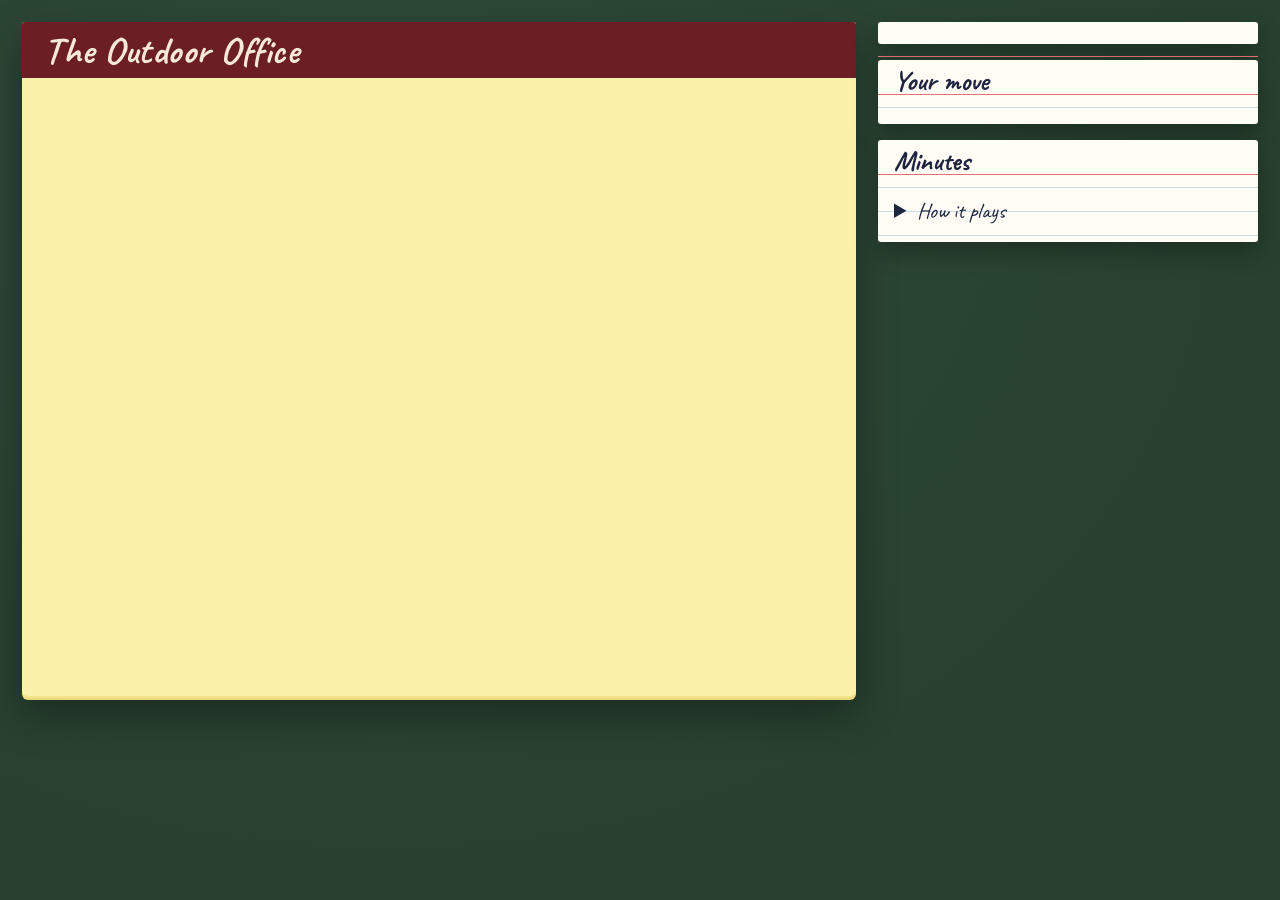
<file: board/page.html>
<!doctype html>
<html lang="en">
<head>
<meta charset="utf-8">
<meta name="viewport" content="width=device-width, initial-scale=1, viewport-fit=cover">
<title>The Outdoor Office</title>
<link rel="preconnect" href="https://fonts.googleapis.com">
<link rel="preconnect" href="https://fonts.gstatic.com" crossorigin>
<link href="https://fonts.googleapis.com/css2?family=Caveat:wght@500;700&family=Atkinson+Hyperlegible:ital,wght@0,400;0,700;1,400&display=swap" rel="stylesheet">
<style>
:root {
  --blotter: #2f4a3a;
  --blotter-2: #27402f;
  --pad: #fbf1a9;
  --pad-deep: #f3e48a;
  --rule: #9cc3d9;
  --margin: #e0736f;
  --gum: #6b1f24;
  --ink: #1f2440;
  --ink-soft: rgba(31, 36, 64, .62);
  --card: #fffdf6;
  --you: #b8322a;
  --them: #2a5db0;
  --hi: #ff9fd2;
  --hand: "Caveat", "Segoe Print", "Bradley Hand", cursive;
  --body: "Atkinson Hyperlegible", "Segoe UI", system-ui, sans-serif;
}
@media (prefers-color-scheme: dark) {
  :root:not([data-theme="light"]) { --blotter: #1b2a21; --blotter-2: #16241c; }
}
:root[data-theme="dark"] { --blotter: #1b2a21; --blotter-2: #16241c; }
:root { box-sizing: border-box; padding-top: env(safe-area-inset-top, 0px); padding-bottom: env(safe-area-inset-bottom, 0px); }
html { scroll-padding-top: env(safe-area-inset-top, 0px); }
*, *::before, *::after { box-sizing: inherit; }
body {
  margin: 0; min-height: 100vh; font-family: var(--body); color: var(--ink); font-size: 15px; line-height: 1.45;
  background: radial-gradient(ellipse at 30% 20%, var(--blotter) 0%, var(--blotter-2) 70%) fixed;
}
button { font: inherit; color: inherit; }
:focus-visible { outline: 3px solid var(--hi); outline-offset: 2px; }

.table { display: grid; grid-template-columns: minmax(0, 1fr) 380px; gap: 22px; padding: 22px; max-width: 1480px; margin: 0 auto; align-items: start; }
@media (max-width: 1000px) { .table { grid-template-columns: 1fr; padding: 12px; gap: 14px; } }

/* The legal pad */
.pad { background: var(--pad); border-radius: 3px 3px 6px 6px; box-shadow: 0 2px 0 var(--pad-deep), 0 4px 0 #e9d97c, 0 18px 40px rgba(0,0,0,.35); overflow: hidden; }
.gum { background: var(--gum); color: #f6e9d8; display: flex; align-items: baseline; gap: 18px; flex-wrap: wrap; padding: 10px 22px 8px; }
.gum h1 { font-family: var(--hand); font-weight: 700; font-size: 38px; line-height: 1; margin: 0; letter-spacing: .5px; }
.gum .where { font-size: 14px; opacity: .85; }
.score { margin-left: auto; font-family: var(--hand); font-size: 30px; line-height: 1; display: flex; gap: 16px; align-items: baseline; }
.score .y { color: #ffb4a6; } .score .t { color: #b6cff5; }
.score small { font-family: var(--body); font-size: 12px; opacity: .8; }
#board { display: block; width: 100%; height: auto; }
.legend { display: flex; flex-wrap: wrap; gap: 6px 18px; padding: 4px 22px 14px 70px; font-size: 13px; color: var(--ink-soft); }
.legend svg { vertical-align: -4px; margin-right: 4px; }

svg .hand { font-family: var(--hand); }
.room { cursor: pointer; }
.room:focus { outline: none; }
.room:focus-visible .frame { stroke: var(--hi); stroke-width: 5; }

/* Right-hand column: index cards */
.col { display: flex; flex-direction: column; gap: 16px; }
.idx { background: var(--card); border-radius: 3px; box-shadow: 0 10px 24px rgba(0,0,0,.28); position: relative;
  background-image: linear-gradient(var(--card) 0 34px, transparent 34px), repeating-linear-gradient(transparent 0 23px, rgba(156,195,217,.55) 23px 24px);
  padding: 8px 16px 14px; }
.idx::before { content: ""; position: absolute; left: 0; right: 0; top: 34px; border-top: 1.5px solid var(--margin); }
.idx h2 { font-family: var(--hand); font-size: 28px; line-height: 26px; margin: 0 0 12px; font-weight: 700; }
.status p { margin: 0 0 6px; }
.status .turn { font-family: var(--hand); font-size: 24px; line-height: 1; margin-bottom: 8px; }
.turn.you { color: var(--you); } .turn.them { color: var(--them); }
.chips { display: flex; flex-wrap: wrap; gap: 5px; margin: 2px 0 8px; }
.chip { border: 1.5px solid var(--ink); border-radius: 999px; padding: 0 9px; font-size: 13px; background: #fff; }
.chip.dud { border-style: dashed; color: var(--ink-soft); }
.wants { display: grid; grid-template-columns: repeat(4, 1fr); gap: 4px; margin: 4px 0 8px; text-align: center; }
.wants div { border: 1.5px solid var(--ink); border-radius: 3px; padding: 2px 0; background: #fff; }
.wants b { font-family: var(--hand); font-size: 24px; display: block; line-height: 1; }
.wants span { font-size: 12px; }
.flags { color: var(--you); font-weight: 700; font-size: 13px; }
.who { font-size: 13px; color: var(--ink-soft); }
.who b { color: var(--ink); }

.moves .filter { font-size: 13px; margin: -4px 0 8px; color: var(--ink-soft); }
.moves .filter button { background: none; border: 0; text-decoration: underline; cursor: pointer; padding: 0; }
.cards { display: flex; flex-direction: column; gap: 8px; max-height: 58vh; overflow: auto; padding: 2px 4px 6px 2px; }
@media (max-width: 1000px) { .cards { max-height: none; } }
@media (max-width: 600px) {
  .gum { padding: 8px 12px 6px; gap: 4px 12px; } .gum h1 { font-size: 30px; } .score { font-size: 24px; margin-left: 0; }
  .legend { padding: 2px 12px 10px; font-size: 12px; gap: 2px 12px; }
  .sheet { padding: 16px; } .sheet h2 { font-size: 32px; }
}
.mv { text-align: left; background: #fff; border: 2px solid var(--ink); border-radius: 4px; padding: 6px 10px 7px; cursor: pointer; display: grid; grid-template-columns: 1fr auto; gap: 0 10px; }
.mv:hover:not(:disabled), .mv.hot { background: #fff6fb; box-shadow: 4px 4px 0 var(--hi); }
.mv .l { font-family: var(--hand); font-size: 24px; line-height: 1.05; font-weight: 700; }
.mv .s { grid-column: 1 / -1; font-size: 13px; color: var(--ink-soft); }
.mv .st { font-family: var(--hand); font-size: 20px; color: var(--you); align-self: center; }
.mv.trick .l::after { content: " (sabotage)"; font-family: var(--body); font-size: 12px; font-weight: 400; color: var(--you); }
.mv:disabled { cursor: default; border-style: dashed; border-color: var(--ink-soft); background: transparent; }
.mv:disabled .l { text-decoration: line-through; text-decoration-thickness: 2px; color: var(--ink-soft); }
.waiting { font-family: var(--hand); font-size: 22px; color: var(--ink-soft); padding: 6px 0; }

.minutes ol { list-style: none; margin: 0; padding: 0; max-height: 220px; overflow: auto; font-size: 13px; }
.minutes li { padding: 2px 0 2px 10px; border-left: 3px solid transparent; }
.minutes li.s0 { border-color: var(--you); } .minutes li.s1 { border-color: var(--them); }
.minutes li.new { background: #fff6fb; }
.minutes details { margin-top: 10px; font-size: 13px; }
.minutes summary { cursor: pointer; font-family: var(--hand); font-size: 22px; }
.minutes details p { margin: 6px 0; }

/* Modal: a sheet slid across the table */
.veil { position: fixed; inset: 0; background: rgba(15, 25, 18, .55); display: grid; place-items: center; padding: 18px; z-index: 10; overflow: auto; }
.veil[hidden] { display: none; }
.sheet { background: var(--card); max-width: 760px; width: 100%; border-radius: 4px; box-shadow: 0 24px 60px rgba(0,0,0,.45); padding: 20px 26px 22px; position: relative; }
.sheet h2 { font-family: var(--hand); font-size: 40px; line-height: 1; margin: 0 0 10px; }
.sheet h3 { font-family: var(--hand); font-size: 26px; margin: 14px 0 6px; }
.sheet p { margin: 0 0 8px; max-width: 68ch; }
.sheet .row { display: flex; flex-wrap: wrap; gap: 10px; margin-top: 14px; }
.btn { background: var(--ink); color: var(--card); border: 0; border-radius: 4px; padding: 9px 18px; font-family: var(--hand); font-size: 24px; line-height: 1; cursor: pointer; }
.btn.alt { background: #fff; color: var(--ink); border: 2px solid var(--ink); }
.btn:disabled { opacity: .4; cursor: default; }
.jobs { display: grid; grid-template-columns: repeat(auto-fill, minmax(165px, 1fr)); gap: 10px; }
.job { text-align: left; background: #fff; border: 2px solid var(--ink); border-radius: 4px; padding: 8px 10px; cursor: pointer; }
.job:hover { box-shadow: 4px 4px 0 var(--hi); }
.job b { font-family: var(--hand); font-size: 26px; display: block; line-height: 1; }
.job small { display: block; color: var(--ink-soft); font-size: 12px; margin-top: 3px; }
.stat { display: grid; grid-template-columns: 90px 1fr auto 34px auto; align-items: center; gap: 8px; padding: 6px 0; border-bottom: 1px solid rgba(156,195,217,.6); }
.stat b { font-family: var(--hand); font-size: 26px; }
.stat .v { font-family: var(--hand); font-size: 28px; text-align: center; }
.stat small { color: var(--ink-soft); }
.pm { width: 34px; height: 34px; border: 2px solid var(--ink); background: #fff; border-radius: 4px; font-size: 20px; cursor: pointer; }
.pm:disabled { opacity: .3; cursor: default; }

.slide { text-align: left; background: #fff; border: 2px solid var(--ink); border-radius: 4px; padding: 8px 12px; cursor: pointer; min-width: 200px; flex: 1 1 200px; }
.slide:hover { box-shadow: 4px 4px 0 var(--hi); }
.slide b { font-family: var(--hand); font-size: 24px; display: block; line-height: 1.05; }
.slide small { color: var(--ink-soft); }
.meter { display: flex; height: 20px; border: 2px solid var(--ink); border-radius: 3px; overflow: hidden; margin: 8px 0 4px; background: #fff; }
.meter .c { background: var(--you); } .meter .b { background: var(--ink); }
.meter.them .c { background: var(--them); }
.tally { font-family: var(--hand); font-size: 24px; }
.lines { margin: 8px 0 0; padding-left: 20px; font-size: 14px; }
.heckle { font-family: var(--hand); font-size: 30px; line-height: 1.1; margin: 12px 0 0; color: var(--you); }
table.rc { border-collapse: collapse; width: 100%; font-size: 15px; margin-top: 6px; }
.rc th, .rc td { padding: 4px 8px; border-bottom: 1px solid rgba(156,195,217,.8); text-align: right; }
.rc th:first-child, .rc td:first-child { text-align: left; }
.rc thead th { font-family: var(--hand); font-size: 22px; font-weight: 700; }
.banner { position: fixed; left: 50%; top: 22%; transform: translate(-50%, -50%) rotate(-3deg); background: var(--gum); color: #f6e9d8;
  font-family: var(--hand); font-size: 54px; padding: 6px 30px; border-radius: 4px; box-shadow: 0 18px 40px rgba(0,0,0,.4); z-index: 20; pointer-events: none;
  opacity: 0; transition: opacity .25s; }
.banner.on { opacity: 1; }
@media (prefers-reduced-motion: reduce) { .banner { transition: none; } }
</style>
</head>
<body>
<div class="table">
  <section class="pad" aria-label="The board">
    <header class="gum">
      <h1>The Outdoor Office</h1>
      <span class="where" id="where"></span>
      <div class="score" id="score"></div>
    </header>
    <svg id="board" viewBox="0 0 1000 720" role="img" aria-label="Floor plan of the office: rooms joined by corridors"></svg>
    <div class="legend" id="legend"></div>
  </section>
  <aside class="col">
    <div class="idx status" id="status"></div>
    <div class="idx moves"><h2 id="movesTitle">Your move</h2><div id="filter" class="filter"></div><div class="cards" id="cards"></div></div>
    <div class="idx minutes">
      <h2>Minutes</h2>
      <ol id="log" aria-live="polite"></ol>
      <details>
        <summary>How it plays</summary>
        <p>Three rounds. Each round you and your nemesis take turns, four moves each, then both of you present at the Rock. Whoever ends with the most people who would clap for them wins; points break ties.</p>
        <p>A move is: walk up to your steps along the corridors, then act in that room. The room the other side stands in can't be entered or walked through.</p>
        <p>Desks give you a card of their taste and make nearby people curious; the curious drift to the Stream, where you close them. Every card is either a slide at your talk or the price of buying one of their people who wants it.</p>
        <p>The side that's behind moves second, so it gets the last word in a round.</p>
      </details>
    </div>
  </aside>
</div>
<div class="veil" id="veil" hidden><div class="sheet" id="sheet" role="dialog" aria-modal="true"></div></div>
<div class="banner" id="banner" aria-hidden="true"></div>

<script>
/*__ENGINE__*/
</script>
<script>
const $ = s => document.querySelector(s);
const esc = s => String(s).replace(/[&<>"]/g, c => ({ '&': '&amp;', '<': '&lt;', '>': '&gt;', '"': '&quot;' }[c]));
const YOU = '#b8322a', THEM = '#2a5db0', INK = '#1f2440', PAD = '#fbf1a9', HI = '#ff9fd2';
const BW = 186, BH = 134;
const RELAX = matchMedia('(prefers-reduced-motion: reduce)').matches;
const HECKLES = ['Could have been an email!', 'Is this going to be on the test?', 'Next slide, please!', 'Who signed off on this?',
  'Louder for the people at the stream!', 'Does it scale, though?', 'We tried that in 2019.'];

let G = null;
const UI = { await: null, filter: null, hover: null, theirPath: null, seenLog: 0 };
const sleep = ms => new Promise(r => setTimeout(r, RELAX ? Math.min(ms, 150) : ms));

function xy(id) { const p = ROOMS[id].plan; return [20 + p[0] * 1000, 20 + p[1] * 720]; }

function banner(text, ms = 1100) {
  const b = $('#banner'); b.textContent = text; b.classList.add('on');
  return sleep(ms).then(() => b.classList.remove('on'));
}

// --- the board ---------------------------------------------------------------
function arcPath(cx, cy, r, frac) {
  if (frac >= 0.999) return `M ${cx} ${cy - r} a ${r} ${r} 0 1 1 -0.01 0`;
  const a = -Math.PI / 2 + frac * Math.PI * 2;
  const x = cx + r * Math.cos(a), y = cy + r * Math.sin(a);
  return `M ${cx} ${cy - r} A ${r} ${r} 0 ${frac > 0.5 ? 1 : 0} 1 ${x.toFixed(1)} ${y.toFixed(1)}`;
}

function pipTitle(p) {
  let s = `${p.name}, ${ROLE_NAME[p.role]}: ${KIND_NAME[p.kind]}`;
  if (p.side === P) s += ', yours'; else if (p.side === N) s += ', theirs';
  s += `. Wants ${TASTE[p.taste]}.`;
  if (p.kind === K.NEUTRAL && p.curiousFor !== NONE && p.curiosity > 0)
    s += ` ${p.curiosity >= A.CURIOUS_AT ? 'Curious' : 'Warming'} about ${p.curiousFor === P ? 'you' : 'them'} (${p.curiosity.toFixed(1)}).`;
  if (p.resolve) s += ' Shielded this round.';
  return s;
}

function pip(p, x, y) {
  const col = p.side === P ? YOU : p.side === N ? THEM : null;
  let g = `<g><title>${esc(pipTitle(p))}</title>`;
  const glyph = TASTE_GLYPH[p.taste];
  let light = true;
  switch (p.kind) {
    case K.NEUTRAL: {
      light = false;
      g += `<circle cx="${x}" cy="${y}" r="10" fill="#fffdf6" stroke="${INK}" stroke-width="1.4"/>`;
      if (p.curiousFor !== NONE && p.curiosity > 0) {
        const c = p.curiousFor === P ? YOU : THEM;
        g += `<path d="${arcPath(x, y, 13, p.curiosity / A.CUR_MAX)}" fill="none" stroke="${c}" stroke-width="3" stroke-linecap="round"/>`;
      }
      break;
    }
    case K.FOLLOWER: g += `<circle cx="${x}" cy="${y}" r="10.5" fill="${col}" stroke="${INK}" stroke-width="1.4"/>`; break;
    case K.INFLUENCER:
      g += `<circle cx="${x}" cy="${y}" r="10.5" fill="${col}" stroke="${INK}" stroke-width="1.4"/>`;
      g += `<text x="${x + 9}" y="${y - 6}" font-size="11" fill="${INK}">★</text>`; break;
    case K.LOVER:
      g += `<path d="M ${x} ${y + 11} C ${x - 17} ${y - 1}, ${x - 8} ${y - 15}, ${x} ${y - 6} C ${x + 8} ${y - 15}, ${x + 17} ${y - 1}, ${x} ${y + 11} Z" fill="${col}" stroke="${INK}" stroke-width="1.4"/>`; break;
    case K.WAGE:
      light = false;
      g += `<rect x="${x - 9}" y="${y - 9}" width="18" height="18" fill="#cfcab7" stroke="${col}" stroke-width="2.4"/>`; break;
    case K.HATER:
    case K.BULLY: {
      const r = p.kind === K.BULLY ? 11 : 9;
      g += `<rect x="${x - r}" y="${y - r}" width="${2 * r}" height="${2 * r}" fill="${col}" stroke="${INK}" stroke-width="${p.kind === K.BULLY ? 3 : 1.4}"/>`;
      g += `<text x="${x}" y="${y + 4.5}" text-anchor="middle" font-size="13" font-weight="700" fill="#fff">✕</text></g>`;
      return g;
    }
  }
  if (p.resolve) g += `<circle cx="${x}" cy="${y}" r="15" fill="none" stroke="${INK}" stroke-width="1" stroke-dasharray="2 2"/>`;
  g += `<text x="${x}" y="${y + 4}" text-anchor="middle" font-size="12" fill="${light ? '#fff' : INK}">${glyph}</text></g>`;
  return g;
}

function token(side, x, y) {
  const c = side === P ? YOU : THEM;
  return `<g><title>${side === P ? 'You' : 'Your nemesis'}</title>
    <circle cx="${x}" cy="${y}" r="17" fill="${c}" stroke="${INK}" stroke-width="2.5"/>
    <text class="hand" x="${x}" y="${y + 6}" text-anchor="middle" font-size="20" font-weight="700" fill="#fff">${side === P ? 'you' : 'them'}</text></g>`;
}

function drawBoard() {
  const svg = $('#board');
  const yourTurn = !!UI.await;
  const reach = yourTurn ? G.reachFrom(P, G.pos[P]) : {};
  let path = [];
  if (UI.hover) path = pathTo(G.pos[P], UI.hover.station, [G.pos[N]]);
  else if (UI.theirPath) path = UI.theirPath;
  const onPath = (a, b) => { for (let i = 0; i + 1 < path.length; i++) if ((path[i] === a && path[i + 1] === b) || (path[i] === b && path[i + 1] === a)) return true; return false; };

  let s = `<defs>
    <filter id="pen" x="-5%" y="-5%" width="110%" height="110%"><feTurbulence type="fractalNoise" baseFrequency="0.035" numOctaves="2" seed="4"/><feDisplacementMap in="SourceGraphic" scale="2.6"/></filter>
    <pattern id="hatch" width="9" height="9" patternUnits="userSpaceOnUse" patternTransform="rotate(40)"><line x1="0" y1="0" x2="0" y2="9" stroke="${THEM}" stroke-width="2" opacity=".45"/></pattern>
  </defs>`;
  for (let y = 36; y < 720; y += 30) s += `<line x1="0" x2="1000" y1="${y}" y2="${y}" stroke="#9cc3d9" stroke-width="1" opacity=".75"/>`;
  s += `<line x1="46" x2="46" y1="0" y2="720" stroke="#e0736f" stroke-width="1.5"/><line x1="50" x2="50" y1="0" y2="720" stroke="#e0736f" stroke-width="1"/>`;

  // corridors
  for (const [a, b, c] of EDGES) {
    const [x1, y1] = xy(a), [x2, y2] = xy(b);
    if (onPath(a, b)) s += `<line x1="${x1}" y1="${y1}" x2="${x2}" y2="${y2}" stroke="${UI.hover ? HI : THEM}" stroke-width="16" stroke-linecap="round" opacity=".6"/>`;
    s += `<line x1="${x1}" y1="${y1}" x2="${x2}" y2="${y2}" stroke="${INK}" stroke-width="2.2" filter="url(#pen)" stroke-dasharray="${c > 1 ? '9 5' : ''}"/>`;
  }
  // rooms
  for (const id in ROOMS) {
    const [cx, cy] = xy(id);
    const x = cx - BW / 2, y = cy - BH / 2;
    const lit = yourTurn && reach[id] !== undefined && id !== G.pos[N];
    const theirs = id === G.pos[N];
    const filtered = UI.filter === id;
    s += `<g class="room" data-room="${id}" tabindex="0" role="button" aria-label="${ROOMS[id].name}${lit ? `, ${reach[id]} steps` : ''}">`;
    s += `<rect x="${x}" y="${y}" width="${BW}" height="${BH}" fill="${PAD}"/>`;
    if (lit) s += `<rect x="${x + 4}" y="${y + 4}" width="${BW - 8}" height="${BH - 8}" fill="${HI}" opacity=".42"/>`;
    if (theirs) s += `<rect x="${x}" y="${y}" width="${BW}" height="${BH}" fill="url(#hatch)"/>`;
    s += `<rect class="frame" x="${x}" y="${y}" width="${BW}" height="${BH}" fill="none" stroke="${INK}" stroke-width="${filtered ? 5 : 2.6}" filter="url(#pen)"/>`;
    if (ROOMS[id].taste !== undefined) s += `<text x="${x + BW - 14}" y="${y + BH - 12}" text-anchor="end" font-size="54" fill="${INK}" opacity=".12">${TASTE_GLYPH[ROOMS[id].taste]}</text>`;
    s += `<text class="hand" x="${x + 10}" y="${y + 27}" font-size="27" font-weight="700" fill="${INK}">${ROOMS[id].short}</text>`;
    if (lit && id !== G.pos[P]) {
      s += `<circle cx="${x + BW - 18}" cy="${y + 18}" r="13" fill="#fff" stroke="${YOU}" stroke-width="2"/>`;
      s += `<text class="hand" x="${x + BW - 18}" y="${y + 25}" text-anchor="middle" font-size="22" font-weight="700" fill="${YOU}">${reach[id]}</text>`;
    }
    // people
    const here = G.people.filter(p => p.room === id)
      .sort((a, b) => (a.side === P ? 0 : a.side === NONE ? 1 : 2) - (b.side === P ? 0 : b.side === NONE ? 1 : 2) || a.kind - b.kind || a.id - b.id);
    const cols = here.length > 18 ? 7 : 6, dx = here.length > 18 ? 24 : 28;
    here.forEach((p, i) => {
      const px = x + 20 + (i % cols) * dx, py = y + 52 + Math.floor(i / cols) * 27;
      if (py < y + BH - 4) s += pip(p, px, py);
    });
    if (here.length > cols * 3) s += `<text x="${x + BW - 8}" y="${y + BH - 6}" text-anchor="end" font-size="12" fill="${INK}">+${here.length - cols * 3}</text>`;
    s += `</g>`;
  }
  // presenters on the top edge of their rooms
  const [px, py] = xy(G.pos[P]), [nx, ny] = xy(G.pos[N]);
  s += token(P, px - BW / 2 + 24, py - BH / 2 - 19);
  s += token(N, nx + BW / 2 - 24, ny - BH / 2 - 19);
  svg.innerHTML = s;

  svg.querySelectorAll('.room').forEach(el => {
    const go = () => { if (!UI.await) return; UI.filter = UI.filter === el.dataset.room ? null : el.dataset.room; render(); };
    el.addEventListener('click', go);
    el.addEventListener('keydown', e => { if (e.key === 'Enter' || e.key === ' ') { e.preventDefault(); go(); } });
  });
}

function legend() {
  const sw = inner => `<svg width="30" height="26" viewBox="-15 -13 30 26">${inner}</svg>`;
  const fake = (kind, side, extra = {}) => pip({ id: 0, name: '', role: 8, taste: 0, kind, side, curiosity: 0, curiousFor: NONE, resolve: false, ...extra }, 0, 0);
  const items = [
    [fake(K.FOLLOWER, P), 'yours'], [fake(K.FOLLOWER, N), 'theirs'],
    [fake(K.NEUTRAL, NONE, { curiosity: 2.2, curiousFor: P }), 'curious about you'],
    [fake(K.LOVER, P), 'lover'], [fake(K.INFLUENCER, P), 'influencer'], [fake(K.WAGE, P), 'wage slave, not a point'],
    [fake(K.HATER, P), 'heckler, not a point'],
  ];
  $('#legend').innerHTML = items.map(([g, t]) => `<span>${sw(g)}${t}</span>`).join('') +
    `<span>${TASTE.map((t, i) => `${TASTE_GLYPH[i]} ${t}`).join(', ')}</span><span>dashed corridor: 2 steps</span>`;
}

// --- the side column ---------------------------------------------------------
function render() {
  if (!G) return;
  drawBoard();
  const a = G.count(P), b = G.count(N);
  $('#score').innerHTML = `<span class="y">you ${a} <small>${G.points[P]} pts</small></span><span class="t">them ${b} <small>${G.points[N]} pts</small></span>`;
  $('#where').textContent = G.over ? 'Match over' : `Round ${G.round} of ${A.ROUNDS}, move ${G.move} of ${A.MOVES}`;

  const turn = UI.await ? '<p class="turn you">Your move</p>' : G.turn === N ? '<p class="turn them">Their move</p>' : '<p class="turn">At the rock</p>';
  const hand = G.satchel[P];
  const d = G.demand(P);
  const flags = [];
  if (G.rigged[P]) flags.push('Your projector is rigged');
  if (G.rigged[N]) flags.push('You rigged their projector');
  flags.push(...G.sablog[P]);
  const party = s => G.parties[s].map(r => ROLE_NAME[r]).join(', ') || 'nobody';
  $('#status').innerHTML = `<h2>The state of play</h2>${turn}
    <p class="who"><b>You:</b> ${ROLE_NAME[G.roles[P]]}, ${G.steps(P)} steps a move. ${ROLE_RULE[G.roles[P]] ? esc(ROLE_RULE[G.roles[P]][0].toUpperCase() + ROLE_RULE[G.roles[P]].slice(1)) + ' while one claps for you.' : ''}</p>
    <p class="who"><b>Them:</b> ${ROLE_NAME[G.roles[N]]}, with ${esc(party(N))}. ${G.satchel[N].length} card${G.satchel[N].length === 1 ? '' : 's'} in hand.</p>
    <p style="margin-top:8px">Your hand</p>
    <div class="chips">${hand.length ? hand.map(c => `<span class="chip ${c.taste < 0 ? 'dud' : ''}">${c.taste >= 0 ? TASTE_GLYPH[c.taste] + ' ' : ''}${esc(c.name)}</span>`).join('') : '<span class="who">Empty. Visit a desk.</span>'}</div>
    <p>Who'd come to your talk wants</p>
    <div class="wants">${TASTE.map((t, i) => `<div><b>${d[i]}</b><span>${TASTE_GLYPH[i]} ${t}</span></div>`).join('')}</div>
    ${flags.length ? `<p class="flags">${flags.map(esc).join('. ')}.</p>` : ''}`;

  const cards = $('#cards');
  if (UI.await) {
    $('#movesTitle').textContent = 'Your move';
    let opts = UI.await.opts;
    if (UI.filter) opts = opts.filter(o => o.station === UI.filter);
    $('#filter').innerHTML = UI.filter ? `Only the ${esc(ROOMS[UI.filter].name)}. <button id="clearf">Show every card</button>`
      : 'Hover a card to see its route. Click a room to see only its cards.';
    const sorted = [...opts.filter(o => o.enabled), ...opts.filter(o => !o.enabled)];
    const TRICK = ['pinch', 'rumour', 'rig'];
    cards.innerHTML = sorted.length ? sorted.map((o, i) => `<button class="mv ${TRICK.includes(o.kind) ? 'trick' : ''}" data-i="${UI.await.opts.indexOf(o)}" ${o.enabled ? '' : 'disabled'}>
      <span class="l">${esc(o.label)}</span>
      <span class="st">${o.enabled ? (o.steps === 0 ? 'here' : `${o.steps} step${o.steps === 1 ? '' : 's'}`) : ''}</span>
      <span class="s">${esc(o.enabled ? o.sub : o.why)}</span></button>`).join('') : '<p class="waiting">Nothing to do in that room this move.</p>';
    cards.querySelectorAll('.mv').forEach(btn => {
      const o = UI.await.opts[+btn.dataset.i];
      btn.addEventListener('click', () => { const r = UI.await.res; UI.await = null; UI.hover = null; UI.filter = null; r(o); });
      btn.addEventListener('mouseenter', () => { UI.hover = o; drawBoard(); });
      btn.addEventListener('focus', () => { UI.hover = o; drawBoard(); });
      btn.addEventListener('mouseleave', () => { UI.hover = null; drawBoard(); });
    });
    const cf = $('#clearf'); if (cf) cf.onclick = () => { UI.filter = null; render(); };
  } else {
    $('#movesTitle').textContent = G.turn === N ? 'Their move' : 'Waiting';
    $('#filter').textContent = '';
    cards.innerHTML = `<p class="waiting">${G.turn === N ? 'Your nemesis is choosing…' : 'Nothing for you to play right now.'}</p>`;
  }

  const log = G.log.slice(-40).reverse();
  const fresh = G.log.length - UI.seenLog;
  $('#log').innerHTML = log.map((e, i) => `<li class="s${e.side} ${i < fresh ? 'new' : ''}">${esc(e.text)}</li>`).join('');
  UI.seenLog = G.log.length;
}

// --- modal sheets ------------------------------------------------------------
function sheet(html, wire) {
  $('#sheet').innerHTML = html;
  $('#veil').hidden = false;
  if (wire) wire($('#sheet'));
  const f = $('#sheet').querySelector('button:not(:disabled)'); if (f) f.focus({ preventScroll: true });
}
function closeSheet() { $('#veil').hidden = true; $('#sheet').innerHTML = ''; }

function setupFlow() {
  return new Promise(done => {
    const cfg = { role: 0, stats: [0, 0, 0, 0], party: [] };
    let base = [0, 0, 0, 0];
    const pageJob = () => sheet(`<h2>Who are you?</h2>
      <p>Your job is a costume, a taste and a rule. The rule holds while anybody of that job is clapping for you, so buying their IT person unlocks their projector.</p>
      <div class="jobs">${PLAYABLE.map(r => `<button class="job" data-r="${r}"><b>${ROLE_NAME[r]}</b>
        <small>Wants ${ROLE_TASTES[r].map(t => TASTE[t]).join(' or ')}</small><small>${esc(ROLE_RULE[r])}</small>
        <small>${ROLE_STATS[r].map((v, i) => `${STAT_NAME[i]} ${v}`).join(', ')}</small></button>`).join('')}</div>`,
      el => el.querySelectorAll('.job').forEach(b => b.onclick = () => { cfg.role = +b.dataset.r; base = ROLE_STATS[cfg.role].slice(); cfg.stats = base.slice(); pageStats(); }));
    const pageStats = () => {
      const left = A.FREE_POINTS - cfg.stats.reduce((a, v, i) => a + v - base[i], 0);
      sheet(`<h2>${ROLE_NAME[cfg.role]}. Spend four points.</h2>
        ${STAT_NAME.map((n, i) => `<div class="stat"><b>${n}</b><small>${STAT_WHAT[i]}</small>
          <button class="pm" data-i="${i}" data-d="-1" aria-label="less ${n}" ${cfg.stats[i] <= base[i] ? 'disabled' : ''}>−</button>
          <span class="v">${cfg.stats[i]}</span>
          <button class="pm" data-i="${i}" data-d="1" aria-label="more ${n}" ${left <= 0 || cfg.stats[i] >= A.STAT_MAX ? 'disabled' : ''}>+</button></div>`).join('')}
        <p style="margin-top:10px">${left} point${left === 1 ? '' : 's'} left.</p>
        <div class="row"><button class="btn alt" id="back">Pick another job</button><button class="btn" id="next">Choose colleagues</button></div>`,
        el => {
          el.querySelectorAll('.pm').forEach(b => b.onclick = () => { cfg.stats[+b.dataset.i] += +b.dataset.d; pageStats(); });
          el.querySelector('#back').onclick = pageJob;
          el.querySelector('#next').onclick = pageParty;
        });
    };
    const pageParty = () => sheet(`<h2>Who comes with you?</h2>
      <p>Up to four colleagues start on your side. Each one is a follower, and switches their job's rule on for you while they stay. Your nemesis brings as many as you do.</p>
      <div class="jobs">${PLAYABLE.map(r => `<button class="job" data-r="${r}" ${cfg.party.length >= 4 ? 'disabled' : ''}><b>+ ${ROLE_NAME[r]}</b><small>${esc(ROLE_RULE[r])}</small></button>`).join('')}</div>
      <h3>With you</h3><div class="chips">${cfg.party.length ? cfg.party.map((r, i) => `<button class="chip" data-x="${i}" aria-label="remove ${ROLE_NAME[r]}">${ROLE_NAME[r]} ✕</button>`).join('') : '<span class="who">Nobody yet.</span>'}</div>
      <div class="row"><button class="btn alt" id="back">Back to stats</button><button class="btn" id="go">Begin the match</button></div>`,
      el => {
        el.querySelectorAll('.job').forEach(b => b.onclick = () => { if (cfg.party.length < 4) cfg.party.push(+b.dataset.r); pageParty(); });
        el.querySelectorAll('[data-x]').forEach(b => b.onclick = () => { cfg.party.splice(+b.dataset.x, 1); pageParty(); });
        el.querySelector('#back').onclick = pageStats;
        el.querySelector('#go').onclick = () => { closeSheet(); done(cfg); };
      });
    pageJob();
  });
}

function talkSheet(t, mode, resolve) {
  const mine = t.side === P;
  const own = t.audience.filter(p => p.side === t.side).length;
  const booers = t.booers.length;
  const fans = TASTE.map((_, i) => G.fans(t, i));
  const tot = Math.max(t.claps + t.boos, 1);
  let body = `<h2>${mine ? 'Your talk' : 'Their talk'}, round ${G.round}</h2>
    <p>At the rock: ${own} of ${mine ? 'yours' : 'theirs'}, ${t.spectators.length} curious from the grass, ${booers} here to boo.${t.bounced ? ' HR turned a bully away at the door.' : ''}${t.blanked ? ` The projector was rigged: ${esc(t.blanked.name)} is now a blank slide.` : ''}</p>
    <div class="wants">${TASTE.map((n, i) => `<div><b>${fans[i]}</b><span>${TASTE_GLYPH[i]} ${n}</span></div>`).join('')}</div>
    <div class="meter ${mine ? '' : 'them'}"><div class="c" style="width:${100 * t.claps / tot}%"></div><div class="b" style="width:${100 * t.boos / tot}%"></div></div>
    <div class="tally">${t.claps} claps, ${t.boos} boos</div>
    ${t.lines.length ? `<ol class="lines">${t.lines.map(l => `<li>${esc(l)}</li>`).join('')}</ol>` : ''}`;
  let wire = null;
  if (mode === 'slide') {
    body += `<h3>Slide ${t.played.length + 1} of ${t.slidesMax}</h3><div class="row">${t.hand.map((c, i) => `<button class="slide" data-i="${i}">
      <b>${c.taste >= 0 ? TASTE_GLYPH[c.taste] + ' ' : ''}${esc(c.name)}</b>
      <small>${c.taste < 0 ? 'blank; boos' : `${fans[c.taste]} in the crowd want ${TASTE[c.taste]}; about ${G.slideClaps(t, c)} claps`}</small></button>`).join('')}</div>`;
    wire = el => el.querySelectorAll('.slide').forEach(b => b.onclick = () => resolve(+b.dataset.i));
  } else if (mode === 'heckle') {
    const odds = Math.round(100 * G.heckleOdds(t));
    const who = t.booers[Math.floor(Math.random() * t.booers.length)];
    body += `<p class="heckle">${who ? esc(who.name) + ': ' : ''}“${esc(HECKLES[Math.floor(Math.random() * HECKLES.length)])}”</p>
      <div class="row"><button class="btn alt" id="ign">Let it go, +${G.ignoreCost(t)} boos</button><button class="btn" id="cb">Clap back, ${odds}% to land</button></div>
      <p class="who" style="margin-top:8px">Landing is +9 claps. Missing is +5 boos${t.bully ? ', and the bully takes one of yours' : ''}.</p>`;
    wire = el => { el.querySelector('#ign').onclick = () => resolve(false); el.querySelector('#cb').onclick = () => resolve(true); };
  } else if (mode === 'end') {
    const names = a => a.map(p => esc(p.name)).join(', ');
    body += `<h3>${t.gained > 0 ? `+${t.gained} points` : 'No points'}</h3>
      <p>${t.won.length ? `Won over from the grass: ${names(t.won)}.` : 'Nobody on the grass was convinced.'}
      ${t.lost.length ? ` Walked back to the grass: ${names(t.lost)}.` : ''}${t.lover ? ` ${esc(t.lover.name)} is now a true believer.` : ''}</p>
      <div class="row"><button class="btn" id="ok">Back to the board</button></div>`;
    wire = el => el.querySelector('#ok').onclick = () => { closeSheet(); resolve(); };
  }
  sheet(body, wire);
}

function roundSheet(card) {
  return new Promise(res => {
    const rows = [['People who would clap', 'people'], ['Points', 'points'], ['Claps this round', 'claps'], ['Boos this round', 'boos'], ['Gained', 'gained'], ['Lost', 'lost']];
    let head = `<h2>End of round ${card.round}</h2>`;
    if (card.last) {
      const r = G.result();
      head = `<h2>${r.winner === P ? 'You win the office.' : r.winner === N ? 'Your nemesis takes the office.' : 'Dead level.'}</h2>
        <p>${r.you} people to ${r.them}${r.margin === 0 ? `, ${r.pts[0]} points to ${r.pts[1]}` : ''}. The lead changed hands ${r.leadChanges} time${r.leadChanges === 1 ? '' : 's'}.</p>`;
    }
    sheet(`${head}<table class="rc"><thead><tr><th></th><th style="color:${YOU}">You</th><th style="color:${THEM}">Them</th></tr></thead><tbody>
      ${rows.map(([l, k]) => `<tr><td>${l}</td><td>${card.you[k]}</td><td>${card.them[k]}</td></tr>`).join('')}</tbody></table>
      <div class="row"><button class="btn" id="ok">${card.last ? 'Play again' : 'Next round'}</button></div>`,
      el => el.querySelector('#ok').onclick = () => { closeSheet(); res(); });
  });
}

// --- wiring the engine to the page -----------------------------------------
const agent = {
  chooseMove(opts) { return new Promise(res => { UI.await = { opts, res }; render(); }); },
  chooseSlide(t) { return new Promise(res => talkSheet(t, 'slide', res)); },
  chooseHeckle(t) { return new Promise(res => talkSheet(t, 'heckle', res)); },
};
const hooks = {
  async roundStart(first) {
    render();
    const note = G.round === 1 ? (first === P ? 'You open.' : 'They open.')
      : first === P ? 'Ahead, so you move first.' : 'Behind, so you get the last word.';
    G.say(NONE, `Round ${G.round}. ${note} You start in the ${ROOMS[G.pos[P]].name}, they start in the ${ROOMS[G.pos[N]].name}.`);
    render();
    await banner(`Round ${G.round}`, 1200);
  },
  async nemesisMove(opt) {
    UI.theirPath = pathTo(G.pos[N], opt.station, [G.pos[P]]);
    render();
    await sleep(650);
  },
  async afterMove(side) {
    render();
    if (side === N) { await sleep(500); UI.theirPath = null; render(); }
  },
  async talkStart(t) { render(); if (t.side === N) { talkSheet(t, 'watch'); await sleep(900); } },
  async talkUpdate(t) { if (t.side === N) { talkSheet(t, 'watch'); await sleep(700); } },
  async talkEnd(t) { render(); await new Promise(res => talkSheet(t, 'end', res)); render(); },
  async roundEnd(card) { render(); await roundSheet(card); },
  async matchEnd() { start(); },
};

async function start() {
  G = new Game((Date.now() ^ (Math.random() * 1e9)) >>> 0);
  UI.await = null; UI.filter = null; UI.hover = null; UI.theirPath = null; UI.seenLog = 0;
  render();
  const cfg = await setupFlow();
  G.setup(cfg);
  G.say(NONE, `Your nemesis is ${ROLE_NAME[G.roles[N]]}, with ${G.parties[N].map(r => ROLE_NAME[r]).join(', ') || 'nobody'}.`);
  render();
  G.run(agent, hooks);
}
legend();
start();
</script>
</body>
</html>
</file>
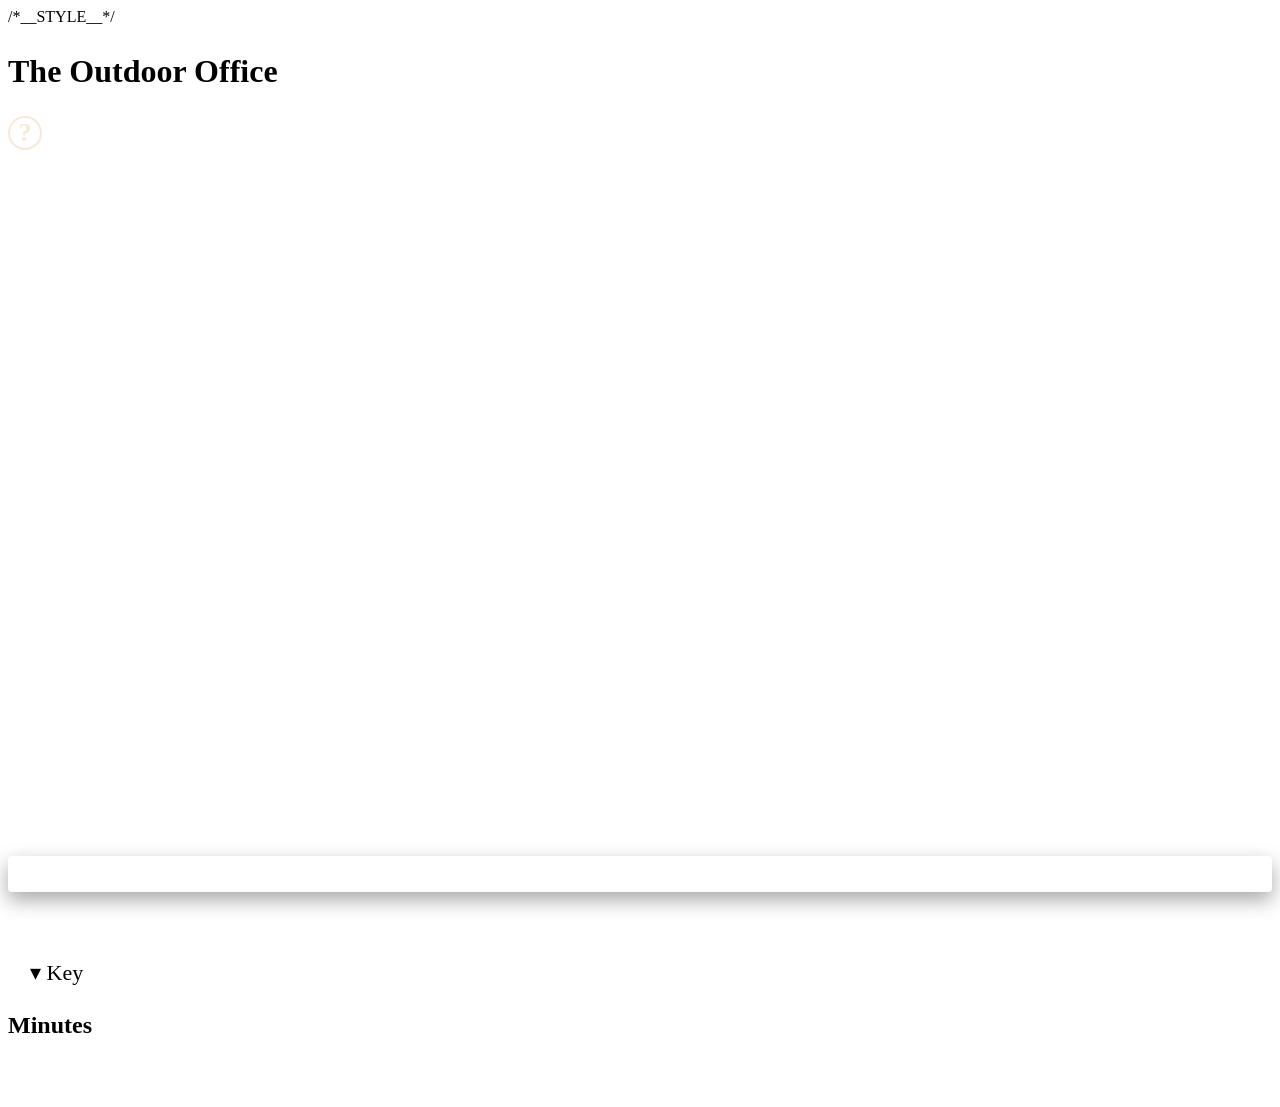
<file: rpg/page.html>
<!doctype html>
<html lang="en">
<head>
<meta charset="utf-8">
<meta name="viewport" content="width=device-width, initial-scale=1, viewport-fit=cover">
<title>The Outdoor Office</title>
<link rel="preconnect" href="https://fonts.googleapis.com">
<link rel="preconnect" href="https://fonts.gstatic.com" crossorigin>
<link href="https://fonts.googleapis.com/css2?family=Caveat:wght@500;700&family=Atkinson+Hyperlegible:ital,wght@0,400;0,700;1,400&display=swap" rel="stylesheet">
/*__STYLE__*/
<style>
.boardwrap { overflow-x: auto; -webkit-overflow-scrolling: touch; }
@media (min-width: 1001px) {
  .table { grid-template-columns: minmax(0, 1fr) 400px; }
  /* Laptops: the side column stays beside the board and scrolls on its own, so the actions never leave the screen. */
  .col { position: sticky; top: 12px; max-height: calc(100vh - 24px); overflow-y: auto; overscroll-behavior: contain; scrollbar-width: thin; padding-bottom: 4px; }
  /* The board never grows taller than the window. */
  #board { max-height: calc(100vh - 96px); }
}
/* One-line header everywhere: title, turn, scores, and the ? on the right. */
.gum { flex-wrap: nowrap; align-items: center; gap: 14px; }
.gum h1 { white-space: nowrap; }
.gum .score { flex-wrap: nowrap; white-space: nowrap; }
.gum .help { flex: none; }
.gum .where { white-space: nowrap; }
@media (max-width: 1400px) { .gum h1 { font-size: 32px; } .gum .score { font-size: 26px; } }
/* What you tapped on the floor, for screens with no hover. */
.look { background: #fff; border: 1.5px solid var(--ink); border-radius: 4px; padding: 6px 10px; font-size: 13px; margin: 0 0 10px; }
.look b { font-family: var(--hand); font-size: 20px; }
.look .x { float: right; background: none; border: 0; font-size: 18px; line-height: 1; cursor: pointer; color: var(--ink-soft); padding: 0 2px; }
.npc { cursor: pointer; }
.more > summary { cursor: pointer; font-family: var(--hand); font-size: 20px; color: var(--ink-soft); list-style: none; margin-top: 10px; }
.more > summary::-webkit-details-marker { display: none; }
.more > summary::before { content: "▸ "; } .more[open] > summary::before { content: "▾ "; }
.keys { font-size: 12px; color: var(--ink-soft); margin: 8px 0 0; }
.keys kbd { font-family: var(--body); font-size: 11px; border: 1px solid var(--ink-soft); border-bottom-width: 2px; border-radius: 3px; padding: 0 4px; background: #fff; }
/* Phones: the board first, as a side-scrolling strip at a size a finger can hit, then what the picked unit can do. */
@media (max-width: 1000px) {
  .table { grid-template-columns: minmax(0, 1fr); }
  .col { display: contents; }
  .pad { order: 1; } #unitcard { order: 2; } #status { order: 3; } #rostercard { order: 4; } .minutes { order: 5; }
  #board { min-width: 860px; }
  .boardwrap::after { content: "swipe the floor sideways"; display: block; text-align: center; font-size: 12px; color: var(--ink-soft); padding: 2px 0 4px; }
  .legend { padding: 4px 12px 12px; }
  .cards { max-height: none; }
  .mv { padding: 9px 12px; }
  /* Phones: the picked unit's card docks to the bottom of the screen, so the floor and what you can do are both in view. */
  #unitcard { position: fixed; left: 8px; right: 8px; bottom: 0; z-index: 8; max-height: 44vh; overflow-y: auto; overscroll-behavior: contain;
    margin: 0; border-radius: 8px 8px 0 0; box-shadow: 0 -8px 24px rgba(0,0,0,.35); padding-top: 14px; padding-bottom: calc(10px + env(safe-area-inset-bottom, 0px)); }
  #unitcard::after { content: ""; position: absolute; top: 5px; left: 50%; width: 40px; margin-left: -20px; height: 4px; border-radius: 2px; background: rgba(31, 36, 64, .25); }
  #unitcard h2, #unitcard h3 { font-size: 24px; line-height: 1; margin: 0 0 2px; }
  #unitcard .cards { gap: 6px; }
  #unitcard .mv { padding: 6px 10px; }
  #unitcard .mv .l { font-size: 21px; }
  #unitcard .ctl { margin-top: 8px; }
  body { padding-bottom: 46vh; }
  .gum { padding: 8px 12px 6px; gap: 8px; }
  .gum h1 { font-size: 22px; }
  .gum .where { font-size: 12px; }
  .gum .score { font-size: 20px; gap: 8px; margin-left: auto; }
  .gum .score small { display: none; }
  .gum .help { width: 30px; height: 30px; font-size: 22px; }
}
@media (max-width: 420px) { .gum h1 { font-size: 0; } .gum h1::after { content: "Outdoor Office"; font-size: 20px; } }
/* Phones on their side: the card docks to the right instead. */
@media (max-width: 1000px) and (orientation: landscape) and (max-height: 520px) {
  #unitcard { left: auto; right: 0; top: 0; bottom: 0; width: 300px; max-height: none; border-radius: 8px 0 0 8px; }
  #unitcard::after { display: none; }
  body { padding-bottom: 0; }
  .table { margin-right: 300px; }
}
.veil { display: flex; align-items: flex-start; justify-content: center; -webkit-overflow-scrolling: touch; overscroll-behavior: contain; }
button, .tile, .unit { touch-action: manipulation; -webkit-tap-highlight-color: rgba(255, 159, 210, .35); }
.sheet .stick { position: sticky; bottom: 0; background: var(--card); padding: 8px 0 4px; margin-top: 10px; box-shadow: 0 -10px 12px -10px rgba(0,0,0,.25); }
.sheet .stick .who { margin: 0 0 6px; }
/* Touch screens have no hover: never let a first tap be spent on one. */
@media (hover: none) {
  .mv:hover:not(:disabled), .job:hover, .btn:hover, .rrow:hover { box-shadow: none; }
  .mv:hover:not(:disabled) { background: #fff; }
  .slide:not(.picked):hover { box-shadow: none; }
}
.sheet { margin: 4vh auto auto; }
.keybox > summary { cursor: pointer; font-family: var(--hand); font-size: 22px; padding: 2px 22px 6px; color: var(--ink-soft); list-style: none; }
.keybox > summary::-webkit-details-marker { display: none; }
.keybox > summary::before { content: "▸ "; } .keybox[open] > summary::before { content: "▾ "; }
.fold > summary { cursor: pointer; list-style: none; padding: 2px 0; }
.fold > summary::-webkit-details-marker { display: none; }
.fold > summary::before { content: "▸ "; } .fold[open] > summary::before { content: "▾ "; }
.bar { height: 7px; border: 1.5px solid var(--ink); border-radius: 2px; background: #fff; overflow: hidden; }
.bar i { display: block; height: 100%; background: var(--you); }
.bar.them i { background: var(--them); }
.unit h3 { font-family: var(--hand); font-size: 30px; line-height: 1; margin: 0; }
.unit .role { color: var(--ink-soft); font-size: 13px; margin: 2px 0 6px; }
.stats4 { display: grid; grid-template-columns: repeat(4, 1fr); gap: 4px; text-align: center; margin: 6px 0; }
.stats4 div { border: 1.5px solid var(--ink); border-radius: 3px; background: #fff; font-size: 11px; }
.stats4 b { display: block; font-family: var(--hand); font-size: 22px; line-height: 1; }
.abil { font-size: 13px; margin: 6px 0; }
.abil b { font-family: var(--hand); font-size: 20px; }
.ctl { display: flex; gap: 8px; flex-wrap: wrap; margin-top: 10px; }
.ctl .btn { font-size: 21px; padding: 7px 14px; }
.roster { display: flex; flex-direction: column; gap: 4px; }
.rrow { display: grid; grid-template-columns: 1fr 90px auto; gap: 8px; align-items: center; background: none; border: 0; text-align: left; padding: 2px 4px; cursor: pointer; border-radius: 3px; font-size: 13px; }
.rrow:hover, .rrow.on { background: #fff6fb; }
.rrow.done { color: var(--ink-soft); }
.rrow small { color: var(--ink-soft); }
.cons { font-size: 13px; }
.cons li { margin: 2px 0; }
.cons ul { margin: 4px 0 0; padding-left: 18px; }
.mv.attack .l { color: var(--you); }
.unit.details { margin-top: 12px; padding-top: 8px; border-top: 1px dashed rgba(31, 36, 64, .3); }
.unit h3 + .role { margin-bottom: 8px; }
.help { width: 34px; height: 34px; border-radius: 50%; border: 2px solid #f6e9d8; background: none; color: #f6e9d8; font-family: var(--hand); font-size: 26px; font-weight: 700; line-height: 1; cursor: pointer; align-self: center; }
.help:hover { background: #f6e9d8; color: var(--gum); }
.rules p { max-width: 68ch; }
.rules ul { margin: 4px 0 8px; padding-left: 20px; max-width: 68ch; }
.rules li { margin: 3px 0; }
.rules h3 { margin-top: 16px; }
.tabs { display: flex; gap: 6px; flex-wrap: wrap; margin: 0 0 10px; border-bottom: 2px solid var(--ink); }
.tab { font-family: var(--hand); font-size: 22px; background: none; border: 2px solid var(--ink); border-bottom: 0; border-radius: 4px 4px 0 0; padding: 4px 14px; cursor: pointer; margin-bottom: -2px; }
.tab.on { background: var(--ink); color: var(--card); }
.jobs-t td, .jobs-t th { padding: 3px 6px; }
.jobrow td { text-align: left; font-size: 13px; padding-bottom: 8px; }
.pro { color: #2e7d32; font-weight: 700; } .con { color: var(--you); font-weight: 700; }
.cons li.near { background: #fff6fb; margin-left: -4px; padding-left: 4px; border-radius: 3px; }
.reach { color: var(--you); font-weight: 700; font-size: 12px; }
.slide.picked, .job.chosen { background: var(--ink); color: var(--card); border-color: var(--ink); box-shadow: none; }
.slide.picked small, .job.chosen small { color: rgba(255, 253, 246, .75); }
.slide.picked .num { background: var(--card); color: var(--ink); }
.btn[hidden], .num[hidden] { display: none; }
#oops { position: fixed; left: 8px; right: 8px; bottom: 8px; z-index: 40; background: var(--you); color: #fff; padding: 10px 14px; border-radius: 4px; font-size: 14px; box-shadow: 0 8px 20px rgba(0,0,0,.35); }
.num { display: inline-block; min-width: 22px; height: 22px; line-height: 22px; text-align: center; border-radius: 50%; background: var(--you); color: #fff; font-family: var(--body); font-size: 13px; font-weight: 700; }
.pres label { display: block; margin: 6px 0; font-size: 14px; }
.pres select { font: inherit; font-size: 14px; padding: 3px 6px; border: 2px solid var(--ink); border-radius: 4px; background: #fff; max-width: 100%; }
.dot { display: inline-block; width: 11px; height: 11px; border-radius: 50%; border: 1.5px solid var(--ink); vertical-align: -1px; margin-right: 5px; }
.rc.math td{font-size:12px;vertical-align:top;text-align:left}.rc.math td:first-child{min-width:90px}
</style>
</head>
<body>
<div class="table">
  <section class="pad" aria-label="The office floor">
    <header class="gum">
      <h1>The Outdoor Office</h1>
      <span class="where" id="where"></span>
      <div class="score" id="score"></div>
      <button class="help" id="help" aria-label="How it plays" title="How it plays">?</button>
    </header>
    <div class="boardwrap" id="boardwrap"><svg id="board" viewBox="0 0 1000 690" role="img" aria-label="Floor plan of the office with both parties on it"></svg></div>
    <details class="keybox" id="keybox"><summary>Key</summary><div class="legend" id="legend"></div></details>
  </section>
  <aside class="col">
    <div class="idx moves" id="unitcard"></div>
    <div class="idx status" id="status"></div>
    <div class="idx" id="rostercard"></div>
    <div class="idx minutes">
      <h2>Minutes</h2>
      <ol id="log" aria-live="polite"></ol>
    </div>
  </aside>
</div>
<div class="veil" id="veil" hidden><div class="sheet" id="sheet" role="dialog" aria-modal="true"></div></div>
<div class="banner" id="banner" aria-hidden="true"></div>

<script>
/*__ENGINE__*/
</script>
<script>
const $ = s => document.querySelector(s);
// If anything breaks, say so on screen rather than failing silently.
function oops(msg) {
  let d = document.getElementById('oops');
  if (!d) { d = document.createElement('div'); d.id = 'oops'; d.setAttribute('role', 'alert'); document.body.appendChild(d); }
  d.textContent = `Something broke: ${msg}. Screenshot this line for Claude.`;
}
window.addEventListener('error', e => oops(e.message || 'unknown error'));
window.addEventListener('unhandledrejection', e => oops((e.reason && (e.reason.stack || e.reason.message)) || String(e.reason)));
const esc = s => String(s).replace(/[&<>"]/g, c => ({ '&': '&amp;', '<': '&lt;', '>': '&gt;', '"': '&quot;' }[c]));
const YOU = '#b8322a', THEM = '#2a5db0', INK = '#1f2440', PAD = '#fbf1a9', HI = '#ff9fd2';
const CS = 46, OX = 17, OY = 11;
const RELAX = matchMedia('(prefers-reduced-motion: reduce)').matches;
const sleep = ms => new Promise(r => setTimeout(r, RELAX ? Math.min(ms, 120) : ms));
const SHORT = ['CEO', 'Eng', 'IT', 'HR', 'Mkt', 'Sal', 'Law', 'Int', 'Stf'];
const HECKLES = ['Could have been an email!', 'Is this going to be on the test?', 'Next slide, please!', 'Who signed off on this?',
  'We tried that in 2019.', 'Does it scale, though?', 'Louder for the people at the water cooler!'];
const LABELS = [[3, 4, 'Your office'], [17, 4, 'Their office'], [12, 1, 'The Rock'], [14, 11, 'Lobby'], [3, 9, 'Your supplies'], [17, 9, 'Their supplies']];

let G = null;
const UI = { turn: null, sel: null, hover: null, plan: null, seen: 0 };
const PHONE = matchMedia('(max-width: 1000px)').matches;
// On touch screens a hover handler that changes the screen makes Safari swallow the tap. Only hover where there is a mouse.
const CAN_HOVER = matchMedia('(hover: hover)').matches;
UI.fold = { undecided: !PHONE, loot: !PHONE, lobby: !PHONE };
if (!PHONE) document.getElementById('keybox').open = true;
const cx = x => OX + x * CS + CS / 2, cy = y => OY + y * CS + CS / 2;
// Paper white shading into a side's ink as somebody warms to it.
function mix(hex, f) {
  const a = [0xff, 0xfd, 0xf6], b = [parseInt(hex.slice(1, 3), 16), parseInt(hex.slice(3, 5), 16), parseInt(hex.slice(5, 7), 16)];
  return '#' + a.map((v, i) => Math.round(v + (b[i] - v) * f).toString(16).padStart(2, '0')).join('');
}
// The colour of an undecided person: who they lean to, and how far.
function leanFill(n) {
  const at = G.joinAt(n);
  if (n.kind === 'consultant' && n.side !== NONE) return n.side === P ? YOU : THEM;
  if (!n.amt || n.for === NONE) return '#fffdf6';
  return mix(n.for === P ? YOU : THEM, 0.25 + 0.55 * Math.min(1, n.amt / at));
}

function banner(text, ms = 1100) {
  const b = $('#banner'); b.textContent = text; b.classList.add('on');
  return sleep(ms).then(() => b.classList.remove('on'));
}
function unitTitle(u) {
  return `${u.name}, ${u.kind === 'contractor' ? 'contractor' : ROLE_NAME[u.job]}${u.leader ? ' (leader)' : ''}. Morale ${u.morale}/${u.max}. ${u.sway ? `Wavering: ${u.sway} of ${G.poachAt(u)} toward the ${u.side === P ? 'other side' : 'your side'}. ` : ''}` +
    `Charm ${u.stats[0]}, Guile ${u.stats[1]}, Hustle ${u.stats[2]}, Grit ${u.stats[3]}. Wants ${TASTE[u.taste]}. Carrying ${u.cards.length}.`;
}

// Icons for the places, drawn in pen at cell size.
const ICON = {
  data: (X, Y) => `<g stroke="${INK}" stroke-width="2.2" stroke-linecap="round"><line x1="${X + 13}" y1="${Y + 30}" x2="${X + 13}" y2="${Y + 22}"/><line x1="${X + 20}" y1="${Y + 30}" x2="${X + 20}" y2="${Y + 13}"/><line x1="${X + 27}" y1="${Y + 30}" x2="${X + 27}" y2="${Y + 18}"/><line x1="${X + 33}" y1="${Y + 30}" x2="${X + 33}" y2="${Y + 9}"/><line x1="${X + 9}" y1="${Y + 32}" x2="${X + 37}" y2="${Y + 32}"/></g>`,
  story: (X, Y) => `<g fill="#fff" stroke="${INK}" stroke-width="2" stroke-linejoin="round"><path d="M${X + 23} ${Y + 13} q-6 -4 -13 -1 v18 q7 -3 13 1 z"/><path d="M${X + 23} ${Y + 13} q6 -4 13 -1 v18 q-7 -3 -13 1 z"/></g><g stroke="${INK}" stroke-width="1.2" opacity=".6"><line x1="${X + 14}" y1="${Y + 18}" x2="${X + 20}" y2="${Y + 17}"/><line x1="${X + 14}" y1="${Y + 22}" x2="${X + 20}" y2="${Y + 21}"/><line x1="${X + 26}" y1="${Y + 17}" x2="${X + 32}" y2="${Y + 18}"/><line x1="${X + 26}" y1="${Y + 21}" x2="${X + 32}" y2="${Y + 22}"/></g>`,
  gadget: (X, Y) => { const c = `${X + 23} ${Y + 21}`; let g = `<g stroke="${INK}" stroke-width="3" stroke-linecap="round">`; for (let i = 0; i < 8; i++) g += `<line x1="${X + 23}" y1="${Y + 21 - 8}" x2="${X + 23}" y2="${Y + 21 - 12}" transform="rotate(${i * 45} ${c})"/>`; return g + `</g><circle cx="${X + 23}" cy="${Y + 21}" r="8" fill="#fff" stroke="${INK}" stroke-width="2.4"/><circle cx="${X + 23}" cy="${Y + 21}" r="3" fill="${INK}"/>`; },
  snacks: (X, Y) => `<text x="${X + 23}" y="${Y + 28}" text-anchor="middle" font-size="22" fill="${INK}">☕</text>`,
  rock: (X, Y) => `<path d="M${X + 12} ${Y + 12} l22 -4 l0 9 l-22 4 z" fill="#fff" stroke="${INK}" stroke-width="2" stroke-linejoin="round"/><rect x="${X + 19}" y="${Y + 20}" width="8" height="15" fill="#fff" stroke="${INK}" stroke-width="2"/><line x1="${X + 12}" y1="${Y + 36}" x2="${X + 34}" y2="${Y + 36}" stroke="${INK}" stroke-width="2.4" stroke-linecap="round"/><circle cx="${X + 31}" cy="${Y + 4}" r="2.2" fill="${INK}"/><line x1="${X + 31}" y1="${Y + 6}" x2="${X + 31}" y2="${Y + 9}" stroke="${INK}" stroke-width="1.6"/>`,
  lobby: (X, Y) => `<path d="M${X + 13} ${Y + 27} a10 10 0 0 1 20 0 z" fill="#fff" stroke="${INK}" stroke-width="2"/><line x1="${X + 9}" y1="${Y + 30}" x2="${X + 37}" y2="${Y + 30}" stroke="${INK}" stroke-width="2.4" stroke-linecap="round"/><circle cx="${X + 23}" cy="${Y + 14}" r="2" fill="${INK}"/><text class="hand" x="${X + 23}" y="${Y + 43}" text-anchor="middle" font-size="12" fill="${INK}" opacity=".7">reception</text>`,
  closet: (X, Y, open) => `<rect x="${X + 10}" y="${Y + 8}" width="26" height="30" rx="2" fill="${open ? 'none' : '#fff3c4'}" stroke="${INK}" stroke-width="2" ${open ? 'stroke-dasharray="3 3"' : ''}/>${open ? '' : `<line x1="${X + 23}" y1="${Y + 8}" x2="${X + 23}" y2="${Y + 38}" stroke="${INK}" stroke-width="1.6"/><circle cx="${X + 20}" cy="${Y + 24}" r="1.6" fill="${INK}"/><circle cx="${X + 26}" cy="${Y + 24}" r="1.6" fill="${INK}"/><text x="${X + 23}" y="${Y + 20}" text-anchor="middle" font-size="11" fill="${INK}">★</text>`}`,
};

// --- the floor ---------------------------------------------------------------
function drawBoard() {
  const sel = UI.sel ? G.byId(UI.sel) : null;
  const mine = UI.turn && sel && sel.side === P;
  const reach = mine && !sel.moved ? G.reach(sel).tiles : {};
  const W = A.W, H = A.H;
  let s = `<defs>
    <filter id="pen" x="-5%" y="-5%" width="110%" height="110%"><feTurbulence type="fractalNoise" baseFrequency="0.04" numOctaves="2" seed="4"/><feDisplacementMap in="SourceGraphic" scale="2"/></filter>
    <pattern id="hatch" width="7" height="7" patternUnits="userSpaceOnUse" patternTransform="rotate(40)"><line x1="0" y1="0" x2="0" y2="7" stroke="${INK}" stroke-width="3"/></pattern>
    <pattern id="waves" width="16" height="8" patternUnits="userSpaceOnUse"><path d="M0 4 Q4 0 8 4 T16 4" fill="none" stroke="${THEM}" stroke-width="1.6"/></pattern>
  </defs>`;
  for (let y = 11; y < 690; y += 23) s += `<line x1="0" x2="1000" y1="${y}" y2="${y}" stroke="#9cc3d9" stroke-width="1" opacity=".6"/>`;
  // floor features
  for (let y = 0; y < H; y++) for (let x = 0; x < W; x++) {
    const t = G.map[y][x], X = OX + x * CS, Y = OY + y * CS;
    if (t === 'a' || t === 'b') s += `<rect x="${X}" y="${Y}" width="${CS}" height="${CS}" fill="${t === 'a' ? YOU : THEM}" opacity=".08"/>`;
    if (t === 'R') s += `<rect x="${X + 1}" y="${Y + 1}" width="${CS - 2}" height="${CS - 2}" fill="#e6dcae"/>${ICON.rock(X, Y)}`;
    if (t === 'L') s += ICON.lobby(X, Y);
    if (reach[key(x, y)] !== undefined) s += `<rect x="${X + 2}" y="${Y + 2}" width="${CS - 4}" height="${CS - 4}" fill="${HI}" opacity=".45"/>`;
  }
  // walls, as one inked path
  let wp = '';
  for (let y = 0; y < H; y++) for (let x = 0; x < W; x++) if (G.map[y][x] === '#') wp += `M${OX + x * CS} ${OY + y * CS}h${CS}v${CS}h-${CS}z`;
  s += `<path d="${wp}" fill="url(#hatch)" stroke="${INK}" stroke-width="1.2" filter="url(#pen)"/>`;
  for (let y = 0; y < H; y++) for (let x = 0; x < W; x++) {
    const t = G.map[y][x], X = OX + x * CS, Y = OY + y * CS;
    if (DESKS[t] !== undefined) {
      const st = G.stock[key(x, y)];
      s += `<g><title>${TASTE[DESKS[t]]} desk, ${st} card${st === 1 ? '' : 's'} left${st ? '' : '; cleared out'}</title><rect x="${X + 3}" y="${Y + 3}" width="${CS - 6}" height="${CS - 6}" fill="${st ? '#fff' : 'none'}" stroke="${INK}" stroke-width="2" ${st ? '' : 'stroke-dasharray="3 3"'} filter="url(#pen)"/>
        <g opacity="${st ? 1 : 0.35}">${ICON[['data', 'story', 'gadget', 'snacks'][DESKS[t]]](X, Y)}</g>`;
      for (let i = 0; i < st; i++) s += `<circle cx="${X + 9 + i * 7}" cy="${Y + 10}" r="2.4" fill="${INK}"/>`;
      s += `</g>`;
    }
    if (t === 'C' || t === 'c') {
      const inside = (G.closets[key(x, y)] || []).map(c => `${c.name} (${TASTE[c.taste]}, quality ${c.q})`).join(' and ');
      const locked = t === 'C' && !G.raidable(P, x);
      s += `<g class="npc" data-look="c:${x},${y}"><title>${t === 'C' ? (!locked ? `Their supply closet, yours to raid: ${inside}` : `Your supply closet, locked to you and theirs to raid: ${inside}`) : 'An emptied supply closet'}</title>${ICON.closet(X, Y, t === 'c')}`;
      if (locked) s += `<g transform="translate(${X + 30} ${Y + 26})"><rect x="-6" y="-2" width="12" height="10" rx="1.5" fill="${INK}"/><path d="M-3.5 -2 v-3 a3.5 3.5 0 0 1 7 0 v3" fill="none" stroke="${INK}" stroke-width="2"/></g>`;
      if (UI.info === `c:${x},${y}`) s += `<rect x="${X + 4}" y="${Y + 2}" width="${CS - 8}" height="${CS - 4}" fill="none" stroke="${INK}" stroke-width="2.5" stroke-dasharray="4 3"/>`;
      s += `</g>`;
    }
  }
  for (const [x, y, l] of LABELS) s += `<text class="hand" x="${cx(x)}" y="${OY + y * CS + 11}" text-anchor="middle" font-size="17" fill="${INK}" opacity=".55">${l}</text>`;
  // loot on the floor
  for (const k in G.loot) {
    const [x, y] = k.split(',').map(Number), X = OX + x * CS, Y = OY + y * CS;
    s += `<g><title>${G.loot[k].length} card${G.loot[k].length === 1 ? '' : 's'} on the floor: ${esc(G.loot[k].map(c => c.name).join(', '))}</title>`;
    for (let i = 0; i < Math.min(3, G.loot[k].length); i++) s += `<rect x="${X + 12 + i * 3}" y="${Y + 10 + i * 3}" width="18" height="24" fill="#fff" stroke="${INK}" stroke-width="1.5" transform="rotate(${-8 + i * 8} ${X + CS / 2} ${Y + CS / 2})"/>`;
    s += `</g>`;
  }
  // the path of the move being planned
  const path = UI.plan || (UI.hover && UI.hover.path) || [];
  if (path.length > 1) s += `<polyline points="${path.map(([x, y]) => `${cx(x)},${cy(y)}`).join(' ')}" fill="none" stroke="${UI.plan ? THEM : YOU}" stroke-width="4" stroke-dasharray="7 5" stroke-linecap="round" opacity=".8"/>`;
  if (UI.hover && UI.hover.x !== undefined) s += `<rect x="${OX + UI.hover.x * CS}" y="${OY + UI.hover.y * CS}" width="${CS}" height="${CS}" fill="none" stroke="${YOU}" stroke-width="3" stroke-dasharray="4 3"/>`;
  // neutrals: the undecided, and the hired help in the Lobby
  const canPitch = pitchable();
  for (const n of G.neutrals) {
    const X = cx(n.x), Y = cy(n.y);
    const at = G.joinAt(n);
    const owner = n.kind === 'consultant' && n.side !== NONE ? (n.side === P ? YOU : THEM) : null;
    const fill = leanFill(n), lean = n.amt && n.for !== NONE ? (n.for === P ? YOU : THEM) : INK;
    const dark = !!owner || (n.amt && n.for !== NONE && n.amt / at >= 0.6);
    let title = n.kind === 'consultant' ? `${n.name}, consultant: ${n.what}. ${n.side === P ? 'Consulting for you.' : n.side === N ? 'Consulting for them.' : 'Uncommitted.'}`
      : n.kind === 'contractor' ? `${n.name}, contractor: ${n.what}. One pitch and they join your party for ${A.CONTRACT_TURNS} turns.`
      : `${n.name}, ${ROLE_NAME[n.role]}, undecided. Wants ${TASTE[n.taste]}.`;
    if (n.amt && !owner) title += ` Warming to ${n.for === P ? 'you' : 'them'} (${n.amt} of ${at}).`;
    s += `<g class="npc" data-id="${n.id}"><title>${esc(title)}</title>`;
    if (UI.info === n.id) s += `<circle cx="${X}" cy="${Y}" r="23" fill="none" stroke="${INK}" stroke-width="2.5" stroke-dasharray="4 3"/>`;
    if (canPitch.has(n.id)) s += `<circle cx="${X}" cy="${Y}" r="21" fill="${HI}" opacity=".75"/>`;
    if (n.kind === 'consultant') s += `<rect x="${X - 13}" y="${Y - 13}" width="26" height="26" rx="3" transform="rotate(45 ${X} ${Y})" fill="${fill}" stroke="${owner ? INK : lean}" stroke-width="${owner ? 1.8 : 2.4}"/>`;
    else if (n.kind === 'contractor') s += `<rect x="${X - 13}" y="${Y - 13}" width="26" height="26" rx="5" fill="#fffdf6" stroke="${INK}" stroke-width="1.8" stroke-dasharray="4 2"/>`;
    else s += `<circle cx="${X}" cy="${Y}" r="13" fill="${fill}" stroke="${lean}" stroke-width="${n.amt ? 2.6 : 1.6}"/>`;
    if (n.amt > 0 && !owner) s += `<circle cx="${X}" cy="${Y}" r="17" fill="none" stroke="${lean}" stroke-width="3" stroke-dasharray="${(n.amt / at) * 106.8} 120" opacity=".9"/>`;
    s += `<text x="${X}" y="${Y + 5}" text-anchor="middle" font-size="${n.kind === 'n' ? 14 : 11}" font-weight="${n.kind === 'n' ? 400 : 700}" fill="${dark ? '#fff' : INK}">${n.kind === 'n' ? TASTE_GLYPH[n.taste] : n.kind === 'consultant' ? 'C' : n.name.slice(0, 3)}</text>`;
    if (n.kind === 'n') s += `<text class="hand" x="${X}" y="${Y + 31}" text-anchor="middle" font-size="14" fill="${INK}" opacity=".85">${esc(n.name)}${n.arrived && G.turn - n.arrived <= 1 ? ' (new)' : ''}</text>`;
    if (n.kind === 'n' && n.arrived && G.turn - n.arrived <= 1) s += `<text x="${X + 11}" y="${Y - 10}" font-size="13" fill="${YOU}">✦</text>`;
    s += `</g>`;
  }
  // Where you can move, as a click layer above the labels, loot and paths, so nothing drawn there eats the click.
  for (const k in reach) {
    const [x, y] = k.split(',').map(Number);
    s += `<rect class="tile" data-x="${x}" data-y="${y}" x="${OX + x * CS}" y="${OY + y * CS}" width="${CS}" height="${CS}" fill="#000" fill-opacity="0" style="cursor:pointer"/>`;
  }
  // followers: small people in their side's colour, milling about
  for (const side of [P, N]) for (const f of G.crowd[side]) {
    if (f.x < 0) continue;
    const X = cx(f.x), Y = cy(f.y) + 2, c = side === P ? YOU : THEM;
    if (canPitch.has(f.id)) s += `<circle cx="${X}" cy="${Y - 1}" r="18" fill="${HI}" opacity=".75"/>`;
    s += `<g class="npc" data-id="${f.id}"><title>${esc(f.name)}, ${ROLE_NAME[f.role]}: ${side === P ? 'your' : 'their'} follower. Wants ${TASTE[f.taste]}.</title>
      <circle cx="${X}" cy="${Y - 9}" r="5" fill="${c}" stroke="${INK}" stroke-width="1.2"/>
      <path d="M${X - 8} ${Y + 10} q0 -12 8 -12 q8 0 8 12 z" fill="${c}" stroke="${INK}" stroke-width="1.2"/>
      ${UI.info === f.id ? `<circle cx="${X}" cy="${Y}" r="17" fill="none" stroke="${INK}" stroke-width="2" stroke-dasharray="4 3"/>` : ''}
      ${f.amt > 0 && f.for !== NONE ? `<circle cx="${X}" cy="${Y}" r="15" fill="none" stroke="${f.for === P ? YOU : THEM}" stroke-width="3" stroke-dasharray="${(f.amt / A.JOIN_AT) * 94.2} 100" transform="rotate(-90 ${X} ${Y})"/>` : ''}</g>`;
  }
  // units
  for (const u of G.units) {
    if (u.sulk || u.gone || u.x < 0) continue;
    const X = cx(u.x), Y = cy(u.y), c = u.side === P ? YOU : THEM;
    const spent = u.side === G.side && u.acted;
    const isSel = sel === u;
    s += `<g class="unit" data-id="${u.id}" style="cursor:pointer" opacity="${spent ? 0.5 : 1}"><title>${esc(unitTitle(u))}</title>`;
    if (isSel) s += `<circle cx="${X}" cy="${Y}" r="22" fill="${HI}"/>`;
    if (u.kind === 'contractor') s += `<rect x="${X - 15}" y="${Y - 15}" width="30" height="30" rx="5" fill="${c}" stroke="${INK}" stroke-width="2"/>`;
    else s += `<circle cx="${X}" cy="${Y}" r="16" fill="${c}" stroke="${INK}" stroke-width="${u.leader ? 4 : 2}"/>`;
    if (u.leader) s += `<circle cx="${X}" cy="${Y}" r="12" fill="none" stroke="#fff" stroke-width="1.3"/>`;
    s += `<text x="${X}" y="${Y + 4.5}" text-anchor="middle" font-size="${u.kind === 'contractor' ? 10 : 12}" font-weight="700" fill="#fff">${u.kind === 'contractor' ? u.name.slice(0, 3) : SHORT[u.job]}</text>`;
    const f = u.morale / u.max;
    s += `<rect x="${X - 16}" y="${Y + 18}" width="32" height="5" fill="#fff" stroke="${INK}" stroke-width=".8"/><rect x="${X - 16}" y="${Y + 18}" width="${32 * f}" height="5" fill="${f < 0.34 ? '#e06a2a' : c}"/>`;
    if (u.cards.length) s += `<rect x="${X + 10}" y="${Y - 21}" width="12" height="15" fill="#fff" stroke="${INK}" stroke-width="1"/><text x="${X + 16}" y="${Y - 10}" text-anchor="middle" font-size="10" fill="${INK}">${u.cards.length}</text>`;
    if (u.rooted) s += `<text x="${X - 22}" y="${Y - 10}" font-size="14" fill="${INK}">⛓</text>`;
    if (u.sway > 0) { const at = G.poachAt(u), other = u.side === P ? THEM : YOU; s += `<circle cx="${X}" cy="${Y}" r="20" fill="none" stroke="${other}" stroke-width="3.5" stroke-dasharray="${(u.sway / at) * 125.7} 130" transform="rotate(-90 ${X} ${Y})"/>`; }
    s += `</g>`;
  }
  // the car park: everyone who is sulking, and how long for
  const parked = G.units.filter(u => u.sulk > 0 && !u.gone);
  const PY = OY + A.H * CS + 8;
  s += `<rect x="${OX}" y="${PY}" width="${A.W * CS}" height="52" fill="none" stroke="${INK}" stroke-width="1.6" stroke-dasharray="6 4" rx="4"/>`;
  s += `<text class="hand" x="${OX + 12}" y="${PY + 22}" font-size="18" fill="${INK}" opacity=".7">Car park</text>`;
  s += `<text x="${OX + 12}" y="${PY + 42}" font-size="11" fill="${INK}" opacity=".55">${parked.length ? 'sulking; back at 2 morale' : 'empty, for now'}</text>`;
  parked.forEach((u, i) => {
    const X = OX + 150 + i * 96, Y = PY + 26, c = u.side === P ? YOU : THEM;
    s += `<g class="unit" data-id="${u.id}" style="cursor:pointer"><title>${esc(u.name)}, sulking${u.sulk >= 99 ? ' for the rest of the match' : `, back in ${u.sulk} turn${u.sulk === 1 ? '' : 's'}`}</title>
      <circle cx="${X}" cy="${Y}" r="14" fill="${c}" stroke="${INK}" stroke-width="${u.leader ? 3.5 : 2}" opacity=".7"/>
      <text x="${X}" y="${Y + 4}" text-anchor="middle" font-size="11" font-weight="700" fill="#fff">${SHORT[u.job] || u.name.slice(0, 3)}</text>
      <text class="hand" x="${X + 20}" y="${Y + 5}" font-size="15" fill="${INK}">${u.sulk >= 99 ? 'out' : `back in ${u.sulk}`}</text></g>`;
  });
  const svg = $('#board');
  svg.innerHTML = s;
  // On a narrow screen, bring whoever was just picked (or is moving) into view.
  const wrap = $('#boardwrap');
  if (sel && sel.x >= 0 && UI.scrolledTo !== sel.id) {
    UI.scrolledTo = sel.id;
    const box = svg.getBoundingClientRect(), k = box.width / 1000;
    if (wrap.scrollWidth > wrap.clientWidth + 4) wrap.scrollTo({ left: Math.max(0, cx(sel.x) * k - wrap.clientWidth / 2), behavior: RELAX ? 'auto' : 'smooth' });
    // Vertically, only when they are hidden behind the docked card or off the top of the screen.
    if (PHONE) {
      const dock = $('#unitcard').getBoundingClientRect();
      const visibleBottom = Math.min(innerHeight, dock.top > 0 ? dock.top : innerHeight);
      const y = box.top + cy(sel.y) * (box.height / 690);
      if (y < 40 || y > visibleBottom - 40) window.scrollTo({ top: Math.max(0, scrollY + y - visibleBottom / 2), behavior: RELAX ? 'auto' : 'smooth' });
    }
  }
  const legendEl = $('#legend'); if (legendEl && !legendEl.innerHTML) legend();
  svg.querySelectorAll('.tile').forEach(el => el.addEventListener('click', () => {
    if (!UI.turn || !sel) return;
    G.moveUnit(sel, +el.dataset.x, +el.dataset.y);
    if (finished(sel)) nextUnit();
    render();
    afterStep();
  }));
  // Touch screens have no tooltips: tapping someone undecided says who they are and what they want.
  svg.querySelectorAll('.npc').forEach(el => el.addEventListener('click', e => {
    e.stopPropagation();
    const id = el.dataset.look || +el.dataset.id;
    UI.info = UI.info === id ? null : id;
    render();
  }));
  svg.querySelectorAll('.unit').forEach(el => el.addEventListener('click', e => {
    e.stopPropagation();
    const u = G.byId(+el.dataset.id);
    if (UI.turn && sel && sel.side === P && !sel.acted && u.side === N) {
      const a = G.actions(sel).find(a => a.kind === 'confront' && a.target === u.id);
      if (a) { doAct(sel, a); return; }
    }
    if (UI.turn && sel && sel.side === P && !sel.moved && u === sel) return;
    UI.sel = u.id; UI.info = null; render();
  }));
}

function legend() {
  $('#legend').innerHTML = `<span><svg width="26" height="26" viewBox="-13 -13 26 26"><circle r="11" fill="${YOU}" stroke="${INK}" stroke-width="3"/></svg>your leader</span>
    <span><svg width="26" height="26" viewBox="-13 -13 26 26"><circle r="11" fill="${THEM}" stroke="${INK}" stroke-width="2"/></svg>their people</span>
    <span><svg width="26" height="26" viewBox="-13 -13 26 26"><rect x="-10" y="-10" width="20" height="20" rx="3" fill="${YOU}" stroke="${INK}" stroke-width="2"/></svg>contractor</span>
    <span><svg width="26" height="26" viewBox="-13 -13 26 26"><circle r="9" fill="#fffdf6" stroke="${INK}"/></svg>undecided</span>
    <span><svg width="26" height="26" viewBox="-13 -13 26 26"><circle r="9" fill="${mix(YOU, 0.5)}" stroke="${YOU}" stroke-width="2"/><circle r="11.5" fill="none" stroke="${YOU}" stroke-width="2.5" stroke-dasharray="36 99"/></svg>warming to you</span>
    <span><svg width="26" height="26" viewBox="-13 -13 26 26"><circle r="9" fill="${mix(THEM, 0.5)}" stroke="${THEM}" stroke-width="2"/><circle r="11.5" fill="none" stroke="${THEM}" stroke-width="2.5" stroke-dasharray="36 99"/></svg>warming to them</span>
    <span><svg width="26" height="26" viewBox="-13 -13 26 26"><circle cy="-6" r="4" fill="${YOU}" stroke="${INK}"/><path d="M-7 9 q0 -10 7 -10 q7 0 7 10 z" fill="${YOU}" stroke="${INK}"/></svg>your follower</span>
    <span><svg width="26" height="26" viewBox="-13 -13 26 26"><rect x="-8" y="-8" width="16" height="16" rx="2" transform="rotate(45)" fill="#fffdf6" stroke="${INK}" stroke-width="1.6"/></svg>consultant</span>
    <span><svg width="26" height="26" viewBox="-13 -13 26 26"><rect x="-9" y="-9" width="18" height="18" rx="4" fill="#fffdf6" stroke="${INK}" stroke-width="1.6" stroke-dasharray="3 2"/></svg>contractor for hire</span>
    <span><svg width="26" height="26" viewBox="-13 -13 26 26"><circle r="12" fill="${HI}" opacity=".75"/><circle r="8" fill="#fffdf6" stroke="${INK}"/></svg>within reach of the unit you picked</span>
    <span><svg width="26" height="26" viewBox="0 0 26 26"><rect x="5" y="4" width="14" height="18" fill="#fff" stroke="${INK}" stroke-width="1.5"/></svg>loot on the floor</span>
    <span><svg width="30" height="30" viewBox="0 0 46 46">${ICON.closet(0, 0, false)}</svg>supply closet</span>
    <span><svg width="30" height="30" viewBox="0 0 46 46">${ICON.rock(0, 0)}</svg>the Rock</span>
    <span><svg width="30" height="30" viewBox="0 0 46 46">${ICON.lobby(0, 0)}</svg>the Lobby</span>
    <span>desks: <svg width="24" height="24" viewBox="4 4 38 38">${ICON.data(0, 0)}</svg>Data <svg width="24" height="24" viewBox="4 4 38 38">${ICON.story(0, 0)}</svg>Story <svg width="24" height="24" viewBox="4 4 38 38">${ICON.gadget(0, 0)}</svg>Gadget ☕ Snacks</span>
    <span>Tinted tiles are your office: bank cards there.</span>`;
}

// The neutrals the picked unit could pitch this turn: next to any tile it can still reach.
function pitchable() {
  const out = new Set();
  const u = UI.sel && UI.turn ? G.byId(UI.sel) : null;
  if (!u || u.side !== P || u.acted || u.sulk || u.gone) return out;
  const tiles = u.moved ? { [key(u.x, u.y)]: 0 } : G.reach(u).tiles;
  for (const k in tiles) {
    const [x, y] = k.split(',').map(Number);
    for (const [ax, ay] of G.adj(x, y)) {
      const n = G.neutralAt(ax, ay); if (n && !(n.kind === 'consultant' && n.side === P)) out.add(n.id);
      const f = G.followerAt(ax, ay); if (f && f.follower === N) out.add(f.id);
    }
  }
  return out;
}

// --- the side column ---------------------------------------------------------
function render() {
  if (!G || !G.jobs) return;
  drawBoard();
  const a = G.active(P).length, b = G.active(N).length;
  $('#score').innerHTML = `<span class="y">you ${G.crowd[P].length} <small>follower${G.crowd[P].length === 1 ? '' : 's'}</small></span><span class="t">them ${G.crowd[N].length} <small>follower${G.crowd[N].length === 1 ? '' : 's'}</small></span>`;
  $('#where').textContent = G.over ? 'Match over' : PHONE ? `Turn ${G.turn}/${A.TURNS}` : `Turn ${G.turn} of ${A.TURNS}`;
  const d = G.demand(P);
  const canPitch = pitchable();
  const flags = [];
  if (G.rigged[P]) flags.push('Your projector is rigged. Get someone to the Rock and check it');
  if (G.rigged[N]) flags.push('You rigged their projector');
  $('#status').innerHTML = `<h2>${UI.turn ? 'Your turn' : G.side === N ? 'Their turn' : 'The office'}</h2>
    <p class="who">${a} of yours on the floor, ${b} of theirs. You hold ${G.hand(P).length} card${G.hand(P).length === 1 ? '' : 's'} (${G.bank[P].length} banked); they hold ${G.hand(N).length}.</p>
    ${G.fuse() ? '<p class="flags">All hands. Anyone broken now stays broken, and at the end every neutral goes with whoever has more people beside them.</p>' : G.turn >= A.HOLD_COST_FROM ? '<p class="who">Holding costs a point of morale now, except for interns and contractors.</p>' : ''}
    <p>Your crowd and party want</p>
    <div class="wants">${TASTE.map((t, i) => `<div><b>${d[i]}</b><span>${TASTE_GLYPH[i]} ${t}</span></div>`).join('')}</div>
    ${flags.length ? `<p class="flags">${flags.map(esc).join('. ')}.</p>` : ''}
    <details class="cons fold" data-f="undecided" ${UI.fold.undecided ? 'open' : ''}><summary><b>Undecided on the floor</b> <span class="who">(${G.neutrals.filter(n => n.kind === 'n').length}; two pitches each${canPitch.size ? `, ${canPitch.size} within reach of ${esc(G.byId(UI.sel).name)}` : ''})</span></summary>
      <ul>${G.neutrals.filter(n => n.kind === 'n').map(n => `<li class="${canPitch.has(n.id) ? 'near' : ''}"><span class="dot" style="background:${leanFill(n)};border-color:${n.amt && n.for !== NONE ? (n.for === P ? YOU : THEM) : INK}"></span><b>${esc(n.name)}</b>${n.arrived && G.turn - n.arrived <= 1 ? ' <span class="reach">new</span>' : ''}, ${ROLE_NAME[n.role]}, wants ${TASTE_GLYPH[n.taste]} ${TASTE[n.taste]}${n.amt ? `; <span style="color:${n.for === P ? YOU : THEM}">warming to ${n.for === P ? 'you' : 'them'} (${n.amt} of ${A.JOIN_AT})</span>` : ''}${canPitch.has(n.id) ? ' <span class="reach">in reach</span>' : ''}</li>`).join('') || '<li class="who">Nobody left to win over.</li>'}</ul></details>
    <details class="cons fold" data-f="loot" ${UI.fold.loot ? 'open' : ''}><summary><b>Worth going for</b> <span class="who">(a quality 3 slide is worth three desk cards)</span></summary><ul>
      ${Object.keys(G.closets).map(k => { const [x, y] = k.split(',').map(Number); const mine = !G.raidable(P, x); return `<li><b>${mine ? 'Your' : 'Their'} closet</b>${mine ? ' (only they can raid it)' : ''}: ${G.closets[k].map(c => `${TASTE_GLYPH[c.taste]} ${esc(c.name)} q${c.q}`).join(', ')}</li>`; }).join('')}
      ${Object.keys(G.loot).map(k => `<li><b>On the floor</b>: ${G.loot[k].map(c => `${TASTE_GLYPH[c.taste]} ${esc(c.name)} q${c.q}`).join(', ')}</li>`).join('')}
      ${Object.keys(G.closets).length + Object.keys(G.loot).length ? '' : '<li class="who">Nothing left lying about.</li>'}</ul></details>
    <details class="cons fold" data-f="lobby" ${UI.fold.lobby ? 'open' : ''}><summary><b>In the Lobby</b> <span class="who">(consultants take three pitches; contractors sign on one)</span></summary><ul>${G.neutrals.filter(n => n.kind !== 'n').map(n => `<li class="${canPitch.has(n.id) ? 'near' : ''}"><span class="dot" style="background:${n.kind === 'consultant' ? leanFill(n) : '#fffdf6'};border-color:${n.kind === 'consultant' && n.amt && n.for !== NONE ? (n.for === P ? YOU : THEM) : INK}"></span><b>${esc(n.name)}</b>${n.kind === 'consultant' ? (n.side === P ? ', <b>consulting for you</b>' : n.side === N ? `, <span style="color:${THEM}">consulting for them</span>` : n.amt ? `, warming to ${n.for === P ? 'you' : 'them'} (${n.amt} of 3)` : ', uncommitted') : ', contractor, waiting'}. <span class="who">${esc(n.what)}.</span>${canPitch.has(n.id) ? ' <span class="reach">in reach</span>' : ''}</li>`).join('')}</ul></details>`;
  $('#status').querySelectorAll('details.fold').forEach(d => d.ontoggle = () => { UI.fold[d.dataset.f] = d.open; });
  renderUnit();
  renderRoster();
  const log = G.log.slice(-60).reverse();
  const fresh = G.log.length - UI.seen;
  $('#log').innerHTML = log.map((e, i) => `<li class="s${e.side} ${i < fresh ? 'new' : ''}">${esc(e.text)}</li>`).join('');
  UI.seen = G.log.length;
}

function lookHtml() {
  const box = (name, body) => `<div class="look"><button class="x" id="lookx" aria-label="Close">×</button><b>${name}</b> ${body}</div>`;
  if (typeof UI.info === 'string' && UI.info.startsWith('c:')) {
    const [x, y] = UI.info.slice(2).split(',').map(Number);
    const inside = G.closets[key(x, y)];
    if (!inside) return box('Supply closet', 'Emptied.');
    const list = inside.map(c => `${TASTE_GLYPH[c.taste]} ${esc(c.name)}, quality ${c.q}`).join('; ');
    return G.raidable(P, x) ? box('Their supply closet', `Yours to raid: stand next to it and pick "Raid". Inside: ${list}.`)
      : box('Your supply closet', `Locked to you: it is theirs to raid, so guard it. Inside: ${list}.`);
  }
  for (const side of [P, N]) {
    const f = G.crowd[side].find(v => v.id === UI.info);
    if (f) return box(esc(f.name), `${ROLE_NAME[f.role]}, ${side === P ? 'your' : 'their'} follower. Wants ${TASTE_GLYPH[f.taste]} ${TASTE[f.taste]}, so ${side === P ? 'your' : 'their'} ${TASTE[f.taste]} slides land harder. ${side === P ? 'They can pitch them away from you: two pitches, and they steady a point each turn.' : 'Two pitches from people standing next to them wins them over to you.'}${f.amt > 0 && f.for !== NONE ? ` <span style="color:${f.for === P ? YOU : THEM}">Wavering: ${f.amt} of ${A.JOIN_AT}.</span>` : ''}`);
  }
  const n = UI.info && G.neutrals.find(v => v.id === UI.info);
  if (!n) { UI.info = null; return ''; }
  const at = G.joinAt(n);
  const what = n.kind === 'consultant' ? `Consultant: ${esc(n.what)}. ${n.side === P ? 'Consulting for you.' : n.side === N ? 'Consulting for them.' : `Three pitches to win.`}`
    : n.kind === 'contractor' ? `Contractor: ${esc(n.what)}. One pitch and they join you from next turn, for ${A.CONTRACT_TURNS} turns.`
    : `${ROLE_NAME[n.role]}, undecided. Wants ${TASTE_GLYPH[n.taste]} ${TASTE[n.taste]}. Two pitches to win.`;
  const lean = n.amt && n.for !== NONE && !(n.kind === 'consultant' && n.side !== NONE) ? ` <span style="color:${n.for === P ? YOU : THEM}">Warming to ${n.for === P ? 'you' : 'them'}: ${n.amt} of ${at}.</span>` : '';
  return `<div class="look"><button class="x" id="lookx" aria-label="Close">×</button><b>${esc(n.name)}</b> ${what}${lean}${pitchable().has(n.id) ? ' <span class="reach">In reach of whoever you picked.</span>' : ''}</div>`;
}
function wireLook(card) { const x = card.querySelector('#lookx'); if (x) x.onclick = () => { UI.info = null; render(); }; }
function renderUnit() {
  const card = $('#unitcard');
  const u = UI.sel ? G.byId(UI.sel) : null;
  if (!u || u.sulk || u.gone) {
    card.innerHTML = `${lookHtml()}<h2>${UI.turn ? 'Pick someone' : 'Watching'}</h2><p class="waiting">${UI.turn ? `${PHONE ? 'Tap' : 'Click'} one of your people on the floor.` : 'Their party is moving…'}</p>
      ${UI.turn ? `<div class="ctl">${endTurnButton()}</div>` : ''}`;
    const e = $('#endturn'); if (e) e.onclick = endTurn;
    wireLook(card);
    return;
  }
  const mine = u.side === P;
  const ab = u.kind === 'staff' && u.job >= 0 ? ABILITY[u.job] : null;
  const head = `<div class="unit"><h3 style="color:${mine ? YOU : THEM}">${esc(u.name)}</h3>
    <p class="role">${u.kind === 'contractor' ? `Contractor${u.cid === 'heavy' ? ' (blocks: their people stop next to it)' : ''}, back to the Lobby after turn ${u.expires - 1}` : ROLE_NAME[u.job]}${u.leader ? ', leader' : ''}. Morale ${u.morale} of ${u.max}. Moves ${G.moveOf(u)}${u.cards.length >= A.HEAVY_LOAD ? ', slowed by the load' : ''}.</p></div>`;
  let details = `<div class="unit details"><p class="role">Wants ${TASTE[u.taste]}.</p>
    <div class="bar ${mine ? '' : 'them'}"><i style="width:${100 * u.morale / u.max}%"></i></div>
    <div class="stats4">${STAT_NAME.map((n, i) => `<div><b>${u.stats[i]}</b>${n}</div>`).join('')}</div>
    ${ab ? `<p class="abil"><b>${ab.name}</b>: ${esc(ab.what)}. ${u.cd ? `Ready in ${u.cd} turn${u.cd === 1 ? '' : 's'}.` : 'Ready.'}</p>` : ''}
    <div class="chips">${u.cards.length ? u.cards.map(c => `<span class="chip">${TASTE_GLYPH[c.taste]} ${esc(c.name)} <small>q${c.q}</small></span>`).join('') : '<span class="who">No cards.</span>'}</div></div>`;
  let h = lookHtml() + head;
  let acts = [];
  if (UI.turn && mine) {
    if (u.kind === 'contractor' && u.signed === G.turn) h += `<p class="waiting">Just signed. Ready to move and act next turn, then with you for ${A.CONTRACT_TURNS} turns.</p>`;
    else if (u.acted) h += u.moved || stuck(u) ? `<p class="waiting">Done for this turn.</p>`
      : `<p class="waiting">Action done. ${PHONE ? 'Tap' : 'Click'} a pink tile to move, or stay where you are.</p><div class="cards"><button class="mv" id="stay"><span class="l">Stay here</span><span class="st"></span><span class="s">done for this turn, without moving</span></button></div>`;
    else {
      acts = G.actions(u);
      if (!u.moved) h += `<p class="who">Move and act, in either order: ${PHONE ? 'tap' : 'click'} a pink tile to move, or act from here first.</p>`;
      h += `<div class="cards">${acts.map((o, i) => `<button class="mv ${o.kind === 'confront' || o.kind === 'poach' ? 'attack' : ''} ${['rig', 'pickpocket'].includes(o.kind) ? 'trick' : ''}" data-i="${i}"><span class="l">${esc(o.label)}</span><span class="st"></span><span class="s">${esc(o.sub)}</span></button>`).join('')}</div>`;
    }
    h += `<div class="ctl">${u.from && !u.acted ? '<button class="btn alt" id="undo">Undo move</button>' : ''}${endTurnButton()}</div>`;
  }
  if (PHONE) details = `<details class="more" ${UI.more ? 'open' : ''}><summary>More about ${esc(u.leader && mine ? 'you' : u.name)}</summary>${details}</details>`;
  else if (UI.turn && mine) details += `<p class="keys"><kbd>N</kbd> next person &nbsp; <kbd>E</kbd> end turn &nbsp; <kbd>?</kbd> rules</p>`;
  card.innerHTML = h + details;
  wireLook(card);
  const more = card.querySelector('.more'); if (more) more.ontoggle = () => { UI.more = more.open; };
  card.querySelectorAll('.mv[data-i]').forEach(btn => {
    const o = acts[+btn.dataset.i];
    btn.onclick = () => doAct(u, o);
    if (CAN_HOVER) {
      const on = () => { UI.hover = o.x !== undefined ? { x: o.x, y: o.y } : null; drawBoard(); };
      btn.onmouseenter = on; btn.onfocus = on;
      btn.onmouseleave = () => { UI.hover = null; drawBoard(); };
    }
  });
  const un = $('#undo'); if (un) un.onclick = () => { G.undoMove(u); render(); };
  const st = $('#stay'); if (st) st.onclick = () => { u.moved = true; u.from = null; nextUnit(); render(); afterStep(); };
  const e = $('#endturn'); if (e) e.onclick = endTurn;
}

function renderRoster() {
  const row = u => {
    const where = u.gone ? 'gone' : u.sulk >= 99 ? 'out for the match' : u.sulk ? `sulking, back in ${u.sulk}` : `${u.morale}/${u.max}${u.sway ? `, wavering ${u.sway}/${G.poachAt(u)}` : ''}`;
    return `<button class="rrow ${UI.sel === u.id ? 'on' : ''} ${(u.side === P && UI.turn && u.acted) || u.sulk ? 'done' : ''}" data-id="${u.id}" ${u.sulk || u.gone ? 'disabled' : ''}>
      <span>${esc(u.name)} <small>${u.kind === 'contractor' ? 'contractor' : ROLE_NAME[u.job]}${u.cards.length ? `, ${u.cards.length} card${u.cards.length === 1 ? '' : 's'}` : ''}</small></span>
      <span class="bar ${u.side === P ? '' : 'them'}"><i style="width:${100 * u.morale / u.max}%"></i></span><small>${where}</small></button>`;
  };
  const list = s => G.units.filter(u => u.side === s && !u.gone);
  $('#rostercard').innerHTML = `<h2>The parties</h2><div class="roster">${list(P).map(row).join('')}</div>
    <p class="who" style="margin:8px 0 4px">Theirs</p><div class="roster">${list(N).map(row).join('')}</div>`;
  $('#rostercard').querySelectorAll('.rrow').forEach(b => b.onclick = () => { UI.sel = +b.dataset.id; render(); });
}

// A unit is done when it has nothing left to choose: its action is used (or only Hold is left) and its move is used (or it cannot go anywhere).
function stuck(u) { return Object.keys(G.reach(u).tiles).length <= 1; }
function onlyHold(u) { return G.actions(u).every(a => a.kind === 'wait'); }
function finished(u) { return (u.acted || onlyHold(u)) && (u.moved || stuck(u)); }
function afterStep() {
  if (G.over || !UI.turn) return;
  if (G.active(P).every(finished)) {
    const idle = G.active(P).filter(v => !v.acted);
    UI.turn && banner(idle.length ? 'Nothing left to do' : 'Everyone has gone', 700).then(() => { if (!UI.turn) return; for (const v of idle) G.act(v, { kind: 'wait' }); finishTurn(); });
  }
}
function nextUnit() {
  const cur = UI.sel ? G.byId(UI.sel) : null;
  if (cur && cur.side === P && !cur.sulk && !finished(cur)) return;
  const next = G.active(P).find(v => !v.acted && !finished(v));
  UI.sel = next ? next.id : null;
}
function doAct(u, o) {
  UI.hover = null;
  G.act(u, o);
  if (!G.over) nextUnit();
  render();
  afterStep();
  if (G.over && UI.turn) { const r = UI.turn; UI.turn = null; r(); }
}
function endTurn() {
  if (!UI.turn) return;
  const left = G.active(P).filter(v => !v.acted && !finished(v));
  if (left.length) {
    if (!$('#veil').hidden) return;
    sheet(`<h2>End the turn for all?</h2><p>${left.length === 1 ? `${esc(left[0].name)} has` : `${left.length} of yours have`} not gone yet: ${left.map(v => esc(v.name)).join(', ')}. ${left.some(v => G.holdCost(v)) ? `${left.filter(v => G.holdCost(v)).map(v => esc(v.name)).join(', ')} will lose a point of morale for holding.` : 'They will simply hold.'}</p>
      <div class="row"><button class="btn alt" id="no">Keep playing</button><button class="btn" id="yes">End the turn</button></div>`,
      el => { el.querySelector('#no').onclick = closeSheet; el.querySelector('#yes').onclick = () => { closeSheet(); for (const v of left) G.act(v, { kind: 'wait' }); finishTurn(); }; });
    return;
  }
  finishTurn();
}
function finishTurn() { const r = UI.turn; UI.turn = null; UI.sel = null; r(); }
function endTurnButton() {
  const left = G.active(P).filter(v => !v.acted && !finished(v)).length;
  return `<button class="btn ${left ? 'alt' : ''}" id="endturn" title="${left ? left + ' still to go' : 'Everyone has gone'}">End turn for all${left ? ` (${left} left)` : ''}</button>`;
}

// --- sheets -------------------------------------------------------------------
function sheet(html, wire) {
  $('#sheet').innerHTML = html;
  $('#veil').hidden = false;
  document.body.style.overflow = 'hidden';
  if (wire) wire($('#sheet'));
  const f = $('#sheet').querySelector('button:not(:disabled)'); if (f) f.focus({ preventScroll: true });
}
function closeSheet() { $('#veil').hidden = true; $('#sheet').innerHTML = ''; document.body.style.overflow = ''; }

function setupFlow() {
  return new Promise(done => {
    const cfg = { role: 0, stats: [0, 0, 0, 0], party: [] };
    let base = [0, 0, 0, 0];
    const pageJob = () => sheet(`<h2>Who are you?</h2>
      <p>You lead a party through a small office for eight turns: arguing their people down, looting the desks between you and the closets behind them, winning the crowd over. Then three slides each decide it, unless you break their whole party first.</p>
      <div class="jobs">${PLAYABLE.map(r => `<button class="job" data-r="${r}"><b>${ROLE_NAME[r]}</b>
        <small>${ABILITY[r].name}: ${esc(ABILITY[r].what)}</small><small>Wants ${ROLE_TASTES[r].map(t => TASTE[t]).join(' or ')}</small>
        <small>${ROLE_STATS[r].map((v, i) => `${STAT_NAME[i]} ${v}`).join(', ')}</small><small class="con">${esc(JOB_CON[r])}</small></button>`).join('')}</div>
      <p class="who">Full pros and cons are under the ? once you are in.</p>`,
      el => el.querySelectorAll('.job').forEach(b => b.onclick = () => { cfg.role = +b.dataset.r; base = ROLE_STATS[cfg.role].slice(); cfg.stats = base.slice(); pageStats(); }));
    const pageStats = () => {
      const left = A.FREE_POINTS - cfg.stats.reduce((a, v, i) => a + v - base[i], 0);
      sheet(`<h2>${ROLE_NAME[cfg.role]}. Spend four points.</h2>
        ${STAT_NAME.map((n, i) => `<div class="stat"><b>${n}</b><small>${STAT_WHAT[i]}</small>
          <button class="pm" data-i="${i}" data-d="-1" aria-label="less ${n}" ${cfg.stats[i] <= base[i] ? 'disabled' : ''}>−</button>
          <span class="v">${cfg.stats[i]}</span>
          <button class="pm" data-i="${i}" data-d="1" aria-label="more ${n}" ${left <= 0 || cfg.stats[i] >= A.STAT_MAX ? 'disabled' : ''}>+</button></div>`).join('')}
        <p style="margin-top:10px">${left} point${left === 1 ? '' : 's'} left. Morale is ${9 + 2 * cfg.stats[3]}; you move ${3 + Math.floor(cfg.stats[2] / 2)} tiles, one less when carrying three cards.</p>
        <div class="row"><button class="btn alt" id="back">Pick another job</button><button class="btn" id="next">Choose your party</button></div>`,
        el => {
          el.querySelectorAll('.pm').forEach(b => b.onclick = () => { cfg.stats[+b.dataset.i] += +b.dataset.d; pageStats(); });
          el.querySelector('#back').onclick = pageJob;
          el.querySelector('#next').onclick = pageParty;
        });
    };
    const pageParty = () => sheet(`<h2>Who fights beside you?</h2>
      <p>Up to four colleagues, each a unit you move, with their job's ability. Your nemesis brings as many as you do.</p>
      <div class="jobs">${PLAYABLE.map(r => { const n = cfg.party.filter(x => x === r).length; return `<button class="job ${n ? 'chosen' : ''}" data-r="${r}" ${cfg.party.length >= 4 && !n ? 'disabled' : ''}><b>${n ? `${ROLE_NAME[r]}${n > 1 ? ' ×' + n : ''}` : '+ ' + ROLE_NAME[r]}</b><small>${ABILITY[r].name}: ${esc(ABILITY[r].what)}</small></button>`; }).join('')}</div>
      <p class="who">${cfg.party.length} of 4 chosen. ${cfg.party.length >= 4 ? 'Take one out below to change your mind.' : 'The same job can come twice.'}</p>
      <h3>Your party</h3><div class="chips">${cfg.party.length ? cfg.party.map((r, i) => `<button class="chip" data-x="${i}" aria-label="remove ${ROLE_NAME[r]}">${ROLE_NAME[r]} ✕</button>`).join('') : '<span class="who">Just you so far. One break and you are out.</span>'}</div>
      <div class="row"><button class="btn alt" id="back">Back to stats</button><button class="btn" id="go">Into the office</button></div>`,
      el => {
        el.querySelectorAll('.job').forEach(b => b.onclick = () => { if (cfg.party.length < 4) cfg.party.push(+b.dataset.r); pageParty(); });
        el.querySelectorAll('[data-x]').forEach(b => b.onclick = () => { cfg.party.splice(+b.dataset.x, 1); pageParty(); });
        el.querySelector('#back').onclick = pageStats;
        el.querySelector('#go').onclick = () => { closeSheet(); done(cfg); };
      });
    pageJob();
  });
}

function talkSheet(T, mode, resolve) {
  const S = T.sides[P], E = T.sides[N];
  const fans = TASTE.map((_, i) => G.fans(T, P, i));
  const meter = (X, cls) => { const tot = Math.max(X.claps + X.boos, 1); return `<div class="meter ${cls}"><div class="c" style="width:${100 * X.claps / tot}%"></div><div class="b" style="width:${100 * X.boos / tot}%"></div></div><div class="tally">${X.claps} claps, ${X.boos} boos</div>`; };
  let body = `<h2>${mode === 'pick' ? (S.hand.length >= 3 ? 'Pick your three slides' : 'Pick your slides') : 'The final talks'}</h2>
    <p>In the room for you: ${S.audience.length} of yours, ${S.booers.length} of theirs to boo. For them: ${E.audience.length} of theirs, ${E.booers.length} of yours.${S.blanked ? ` Your projector was rigged: ${esc(S.blanked.name)} came up blank.` : ''}</p>
    <div class="wants">${TASTE.map((n, i) => `<div><b>${fans[i]}</b><span>${TASTE_GLYPH[i]} ${n}</span></div>`).join('')}</div>`;
  let wire = null;
  if (mode === 'pick') {
    // Built once; taps update it in place, so the card you touched is still there when the tap lands.
    const picked = [], by = {};
    const pres = G.presenters(P);
    const want = Math.min(3, S.hand.length);
    const claps = (c, u) => G.slideClaps(T, P, c, u);
    const presHtml = () => picked.length ? `<h3>Who presents each</h3>${picked.map((i, k) => { const c = S.hand[i]; return `<label><span class="num">${k + 1}</span> ${TASTE_GLYPH[c.taste]} ${esc(c.name)}: <select data-k="${i}">${pres.map(u => `<option value="${u.id}" ${(by[i] ?? G.leader(P).id) === u.id ? 'selected' : ''}>${esc(u.name)}${u.leader ? '' : ` (${ROLE_NAME[u.job]}, Charm ${u.stats[0]})`}: about ${claps(c, u.id)} claps${c.taste === 2 && G.gadgetHand(u) ? ', knows gadgets' : ''}</option>`).join('')}</select></label>`; }).join('')}` : '';
    const countText = () => picked.length < want ? `Pick ${want - picked.length} more.` : 'All picked. Choose who presents each, then present.';
    body += `<p class="who">${S.hand.length ? `${PHONE ? 'Tap' : 'Click'} ${want === 1 ? 'your card' : `${want} cards, in the order they go up`}; ${PHONE ? 'tap' : 'click'} a black one to put it back.` : 'You have no cards at all.'} Their slides stay hidden until the two sides alternate, and a slide that repeats the taste the room just saw gets nothing.</p>
      <div class="row">${S.hand.map((c, i) => `<button class="slide" data-i="${i}" aria-pressed="false">
        <b><span class="num" hidden></span> ${TASTE_GLYPH[c.taste]} ${esc(c.name)}</b><small>quality ${c.q}; ${fans[c.taste]} in your room want ${TASTE[c.taste]}; about ${claps(c, G.leader(P).id)} claps if you present it</small></button>`).join('')}</div>
      <div class="pres" id="presbox"></div>
      <div class="stick"><p class="who" id="pickcount">${countText()}</p>
      <button class="btn" id="go" ${S.hand.length ? 'hidden' : ''}>${S.hand.length ? (want === 1 ? 'Present it' : 'Present these') : 'Go up empty-handed'}</button></div>`;
    wire = el => {
      const refresh = () => {
        el.querySelectorAll('.slide').forEach(b => {
          const k = picked.indexOf(+b.dataset.i);
          b.classList.toggle('picked', k >= 0);
          b.setAttribute('aria-pressed', k >= 0 ? 'true' : 'false');
          const n = b.querySelector('.num'); n.hidden = k < 0; n.textContent = k >= 0 ? k + 1 : '';
        });
        const box = el.querySelector('#presbox'); box.innerHTML = presHtml();
        box.querySelectorAll('select').forEach(sel => sel.onchange = () => { by[+sel.dataset.k] = +sel.value; });
        el.querySelector('#pickcount').textContent = countText();
        el.querySelector('#go').hidden = S.hand.length > 0 && picked.length < want;
      };
      el.querySelectorAll('.slide').forEach(b => b.onclick = e => {
        e.preventDefault();
        const i = +b.dataset.i; const k = picked.indexOf(i);
        if (k >= 0) picked.splice(k, 1); else if (picked.length < want) picked.push(i);
        refresh();
      });
      el.querySelector('#go').onclick = () => { closeSheet(); resolve(picked.map(i => ({ i, by: by[i] ?? G.leader(P).id }))); };
    };
  } else {
    body += `<p><b style="color:${YOU}">You</b></p>${meter(S, '')}<p style="margin-top:8px"><b style="color:${THEM}">Them</b></p>${meter(E, 'them')}
      ${T.lines.length ? `<ol class="lines">${T.lines.map(l => `<li>${esc(l)}</li>`).join('')}</ol>` : ''}`;
    if (mode === 'heckle') {
      const who = S.booers[Math.floor(Math.random() * S.booers.length)];
      const pr = G.presenter(P, S.heckledBy);
      body += `<p class="heckle">${who ? esc(who.name) + ': ' : ''}“${esc(HECKLES[Math.floor(Math.random() * HECKLES.length)])}”</p>
        <p class="who">${pr.leader ? 'You are' : esc(pr.name) + ' is'} at the lectern, with Grit ${pr.stats[3]}.</p>
        <div class="row"><button class="btn alt" id="ign">Let it go, +${G.ignoreCost(P, pr.id)} boos</button><button class="btn" id="cb">Clap back, ${Math.round(100 * G.heckleOdds(P, pr.id))}% to land</button></div>
        <p class="who" style="margin-top:8px">Landing is +10 claps. Missing is +6 boos.</p>`;
      wire = el => { el.querySelector('#ign').onclick = () => resolve(false); el.querySelector('#cb').onclick = () => resolve(true); };
    } else if (mode === 'end') {
      body += `<h3>You ${S.score}, them ${E.score}</h3>${mathHtml(T).replace('<details class="more">', '<details class="more" open>')}<div class="row"><button class="btn" id="ok">The verdict</button></div>`;
      wire = el => el.querySelector('#ok').onclick = () => { closeSheet(); resolve(); };
    }
  }
  sheet(body, wire);
}

// The working behind both talks: every slide, every consultant, every boo.
function mathHtml(T) {
  if (!T || !T.rows) return '';
  const part = side => {
    const S = T.sides[side], rows = T.rows.filter(r => r.side === side);
    const cons = G.consultants().filter(n => n.side === side && (n.cid === 'data' || n.cid === 'keynote')).map(n => n.name);
    const room = TASTE.map((t, k) => `${G.fans(T, side, k)} ${t}`).join(', ');
    return `<p style="margin-top:8px"><b style="color:${side === P ? YOU : THEM}">${side === P ? 'You' : 'Them'}</b>: room wants ${room}; enemies booing ${S.booers.length}${cons.length ? `; ${cons.join(' and ')} on ${side === P ? 'your' : 'their'} books` : '; no talk consultants'}.</p>
      <table class="rc math"><thead><tr><th></th><th>Claps</th><th>Boos</th></tr></thead><tbody>
      ${rows.map(r => `<tr><td>${r.slide === 'heckle' ? 'Heckle' : `${r.slide}. ${esc(r.card)}`}<br><span class="who">${r.who === 'leader' ? (side === P ? 'you' : 'their leader') : esc(r.who)}</span></td><td>${esc(r.claps || '–')}</td><td>${esc(r.boos || '–')}</td></tr>`).join('')}
      <tr><td><b>Total</b></td><td><b>${S.claps}</b></td><td><b>${S.boos}</b></td></tr>
      <tr><td><b>Score</b></td><td colspan="2"><b>${S.claps} − ${S.boos} = ${S.claps - S.boos}</b></td></tr></tbody></table>`;
  };
  return `<details class="more"><summary>How the talks were scored</summary>${part(P)}${part(N)}
    <p class="who">Slide claps: quality × (2 + 3 × fans of that taste) × (1 + 0.1 × presenter Charm), rounded, then consultants. Same taste as the slide before = 0. Each enemy in the room boos 2 a slide; a blank slide boos 4 more.</p></details>`;
}

function verdict() {
  return new Promise(res => {
    const w = G.winner;
    const head = w === P ? 'You take the office.' : w === N ? 'Your nemesis takes the office.' : 'Dead level.';
    const why = G.how === 'rout' ? (w === P ? 'Their entire party is sulking in the car park at once.' : 'Your entire party is sulking in the car park at once.')
      : `Final talks: you ${G.scores[P]}, them ${G.scores[N]}${G.scores[P] === G.scores[N] ? ', settled on the size of the crowd' : ''}.`;
    sheet(`<h2>${head}</h2><p>${why}</p>
      <table class="rc"><thead><tr><th></th><th style="color:${YOU}">You</th><th style="color:${THEM}">Them</th></tr></thead><tbody>
      <tr><td>Enemies broken</td><td>${G.breaks[P]}</td><td>${G.breaks[N]}</td></tr>
      <tr><td>Followers</td><td>${G.crowd[P].length}</td><td>${G.crowd[N].length}</td></tr>
      <tr><td>Cards brought to the talk</td><td>${G.hand(P).length}</td><td>${G.hand(N).length}</td></tr>
      <tr><td>Consultants at the end</td><td>${G.consultants().filter(n => n.side === P).length}</td><td>${G.consultants().filter(n => n.side === N).length}</td></tr>
      </tbody></table>${G.how === 'rout' ? '' : mathHtml(G.talk)}<div class="row"><button class="btn" id="ok">Play again</button></div>`,
      el => el.querySelector('#ok').onclick = () => { closeSheet(); res(); });
  });
}

const RULES = [
  ['How to start', `<p>Pick a job: it sets your starting stats, what you want to hear in a talk, and your ability. Spend four points on Charm, Guile, Hustle and Grit. Then choose up to four colleagues. Each is a unit you will move, with their own job and ability. Your nemesis is dealt a job and brings as many colleagues as you did.</p>
    <p>The two parties start in their offices at either end of one small floor. The desks are in the middle, the Rock at the top, the Lobby at the bottom, and each side's supply closets are behind its office.</p>`],
  ['A turn', `<p>The match is eight turns. Each turn, both parties go: whoever opened the last turn closes this one. On your go, every one of your people may move up to their move (3, plus one for every two points of Hustle) and do one thing, in either order:</p>
    <ul><li><b>Argue</b> with an enemy on an adjacent tile. Your Charm against their Grit, in morale; they answer back for half.</li>
    <li><b>Take a card</b> from an adjacent desk. Two per desk, and they do not restock.</li>
    <li><b>Raid</b> the other side's supply closet. What is inside is written on the door: two slides of quality 2 or 3, each worth two or three desk cards at the talk. Your own closets are locked to you.</li>
    <li><b>Pitch</b> somebody undecided. Two pitches and they are your follower. Pitching someone the other side has been courting wears that down first.</li>
    <li><b>Use the job ability</b>, then wait three turns for it to come back. Most need the target next to you; the ones that reach further are shouted, or sent over the network.</li>
    <li><b>Poach</b> one of theirs standing next to you. Three pitches and they change sides, bringing their cards; two if their morale is 3 or less; one for a contractor. They steady by a point each turn, so it takes two of you, or a run of turns. Leaders cannot be poached, and your people can be poached back.</li>
    <li><b>Pickpocket</b> an enemy who is carrying cards.</li>
    <li><b>Bank</b> your cards in your own office, or <b>rig</b> or <b>check</b> the projector at the Rock.</li>
    <li><b>Hold.</b> From turn 4, holding costs a point of morale, whether you chose to or had nothing in reach. Interns and contractors are used to standing about and pay nothing.</li></ul>
    <p>After acting, a person can still move, or press <b>Stay here</b> to finish without moving. The turn ends by itself once nobody has anything left to choose. Or press <b>End turn for all</b>: anyone who has not acted holds.</p>`],
  ['Morale and breaking', `<p>Morale is a unit's health. At zero they are demoralised: they drop every card they carry onto the floor and sulk in the car park for two turns, coming back at 2 morale. Contractors simply quit.</p>
    <p>In the last two turns, anyone broken stays broken. Break the whole enemy party at once and you win on the spot.</p>`],
  ['Followers', `<p>Followers are the only thing you keep. Every undecided person on the floor can be won over, and every one you win fills a seat at your final talk, wanting a particular taste of slide. A room full of people who want Data makes a Data slide land; a room that wants nothing you brought stays quiet.</p>
    <p>Won followers stay on the floor as small figures in your colour, wandering on your turn. They can be won back: two pitches from the other side's people standing next to them brings them over, and they steady a point on each of their own side's turns. Guard yours and go after theirs.</p>
    <p>The office is not a closed room. Now and then somebody new walks in, through the Lobby or by the Rock, marked ✦ new on the floor. They stop arriving at all hands.</p>
    <p>When time is called, every undecided person still on the floor goes with whichever party has more people standing beside them. Where your units end the last turn matters.</p>`],
  ['The Lobby', `<p>Consultants and contractors wait in the Lobby and are won by pitching, like anyone else. A consultant takes three pitches, then gives your side a standing rule for the rest of the match; the other side can pitch them back. A contractor signs on one pitch, is ready from your next turn, stays three turns, and then goes back to the Lobby to be signed again. The Runner is fast. The Heavy blocks: their people must stop when they step next to it, so it can hold a doorway.</p>`],
  ['Ending and winning', `<p>After the eighth turn, both sides present. Each picks three slides (or every card, if they hold fewer) from what their party still holds, banked or carried, without seeing the other's, and chooses who stands up with each one: anyone of yours still on the floor. The presenter's Charm goes into the slide, an Engineer or IT makes a Gadget slide land harder, and whoever holds the second slide takes the heckle with their Grit. The slides then go up in turns, one side then the other.</p>
    <p>A slide scores its quality times (2 + 3 × the people in your room who want that taste), times a little for the presenter's Charm. A slide of the same taste as the one the room just saw, from either side, scores nothing. Every enemy unit in the room boos each of your slides, and one of them heckles you: let it go for a few boos, or clap back for a big gain or a bigger loss. A rigged projector blanks your best slide unless somebody checked it.</p>
    <p>Higher claps minus boos takes the office. A tie goes to the bigger crowd.</p>`],
  ['What the numbers mean', `<ul><li><b>Followers</b> in the header: seats in your room at the talk, by taste.</li>
    <li><b>Your crowd and party want</b>: how many in your room want each taste. Fetch cards to match.</li>
    <li><b>Cards held</b>: what you can bring to the talk. Quality 1 from desks, 2 or 3 from closets. Banked cards cannot be lost.</li>
    <li><b>Morale</b> on every token and in the roster. Orange means one more argument breaks them.</li>
    <li><b>Warming</b> on the undecided: pitches so far out of the pitches they need, in the colour of the side they lean to.</li>
    <li><b>Wavering</b>: a ring in the other side's colour round one of your people means they are being poached. Get them away, or break whoever is doing it.</li>
    <li><b>Moves</b> on the unit card: how far they go this turn, one less when carrying three cards.</li></ul>`],
  ['Notes on strategy', `<ul><li>The desks empty fast and are between you. Whoever gets there first with two units usually keeps them.</li>
    <li>Fetch what your room wants, not what is nearest. Three Data slides in a row score once.</li>
    <li>Carriers are targets. Bank early, or send a fast unit home with the closet loot.</li>
    <li>Argue in pairs. One unit softens, the next breaks, and the cards fall to whoever is standing there.</li>
    <li>A unit at 2 morale that just came back is bait, and the other side knows it. It is also easier to poach than to break: two pitches, and you keep them.</li>
    <li>Stand near the doors. Newcomers arrive undecided and next to whoever is there.</li>
    <li>Spend the last two turns standing next to the undecided. All hands rewards bodies, not cards.</li>
    <li>Consultants are three actions for a whole-match rule. The Keynote Coach alone is worth about nine claps.</li>
    <li>Keep your Charm on the floor for the talk. A broken presenter cannot stand up, and the leader's Grit is not always the best answer to a heckle.</li></ul>`],
];
const JOBS_TAB = () => `<p>Every unit has a job. The job sets the four stats, one taste of slide they want to hear, and one ability on a three-turn cooldown. Your own job also decides what your talk lands.</p>
  <table class="rc jobs-t"><thead><tr><th>Job</th><th>Charm</th><th>Guile</th><th>Hustle</th><th>Grit</th><th>Wants</th></tr></thead><tbody>
  ${PLAYABLE.map(r => `<tr><td><b>${ROLE_NAME[r]}</b></td>${ROLE_STATS[r].map(v => `<td>${v}</td>`).join('')}<td style="text-align:left">${ROLE_TASTES[r].map(t => TASTE_GLYPH[t] + ' ' + TASTE[t]).join(', ')}</td></tr>
  <tr class="jobrow"><td colspan="6"><b>${ABILITY[r].name}</b>: ${esc(ABILITY[r].what)}.<br><span class="pro">For:</span> ${esc(JOB_PRO[r])}<br><span class="con">Against:</span> ${esc(JOB_CON[r])}</td></tr>`).join('')}</tbody></table>
  <p class="who">Colleagues get one extra point in each of their job's two best stats. Contractors from the Lobby have no job and no ability.</p>`;
const TASTES_TAB = () => `<p>Everyone in the office wants to hear one of four things. Your crowd's tastes decide which slides land at the talk: a slide scores its quality times (2 + 3 × the people in your room who want that taste).</p>
  <table class="rc"><thead><tr><th>Taste</th><th>Who wants it</th><th>Where the cards are</th></tr></thead><tbody>
  ${TASTE.map((t, i) => `<tr><td style="text-align:left"><b>${TASTE_GLYPH[i]} ${t}</b></td><td style="text-align:left">${PLAYABLE.filter(r => ROLE_TASTES[r].includes(i)).map(r => ROLE_NAME[r]).join(', ')}, and Staff</td><td style="text-align:left">${['the Data desks, top middle', 'the Story desks, bottom middle', 'the Gadget desk, centre; quality 2 when an Engineer or IT takes it; the Engineer can build one', 'the Snacks desk, centre'][i]}</td></tr>`).join('')}
  </tbody></table>
  <p>Desk cards are quality 1; the supply closets hold quality 2 and 3 slides of any taste. The panel beside the board totals what your room wants right now; the list of the undecided says what each of them wants, so you can pitch the ones who match the cards you hold, or fetch the cards to match the people you have.</p>
  <p>Two cautions. A slide of the same taste as the one the room just saw, from either side, scores nothing, so three Data slides in a row score once. And your room is only your followers and your party: their people in the room boo, they do not want anything.</p>`;
const HELP_TABS = [
  ['Rules', () => RULES.filter(([h]) => h !== 'Notes on strategy').map(([h, b]) => `<h3>${h}</h3>${b}`).join('')],
  ['Jobs', JOBS_TAB],
  ['Tastes', TASTES_TAB],
  ['Strategy', () => RULES.filter(([h]) => h === 'Notes on strategy').map(([, b]) => b).join('')],
];
function howToPlay(tab = 0) {
  if (!$('#veil').hidden && !$('#sheet').querySelector('.tabs')) return;
  sheet(`<h2>How it plays</h2><div class="tabs">${HELP_TABS.map(([t], i) => `<button class="tab ${i === tab ? 'on' : ''}" data-i="${i}">${t}</button>`).join('')}</div>
    <div class="rules">${HELP_TABS[tab][1]()}</div>
    <div class="row"><button class="btn" id="ok">Back to the office</button></div>`,
    el => { el.querySelector('#ok').onclick = closeSheet; el.querySelectorAll('.tab').forEach(b => b.onclick = () => howToPlay(+b.dataset.i)); });
}
$('#help').onclick = () => howToPlay(0);
document.addEventListener('keydown', e => {
  if (!$('#veil').hidden || e.ctrlKey || e.metaKey || e.altKey || /INPUT|SELECT|TEXTAREA/.test(document.activeElement.tagName)) return;
  if (e.key === '?') howToPlay(0);
  else if (UI.turn && (e.key === 'n' || e.key === 'N')) {
    // the next of yours who still has something to do, round the party
    const ps = G.active(P).filter(v => !finished(v));
    if (!ps.length) return;
    const i = ps.findIndex(v => v.id === UI.sel);
    UI.sel = ps[(i + 1) % ps.length].id; UI.scrolledTo = null; render();
  } else if (UI.turn && (e.key === 'e' || e.key === 'E')) endTurn();
});

// --- wiring ---------------------------------------------------------------------
const agent = {
  playTurn() { return new Promise(res => { UI.turn = res; nextUnit(); render(); }); },
  pickSlides(T) { return new Promise(res => talkSheet(T, 'pick', res)); },
  chooseHeckle(T) { return new Promise(res => talkSheet(T, 'heckle', res)); },
};
const hooks = {
  async turnStart() {
    UI.sel = null; render();
    await banner(G.side === P ? `Turn ${G.turn}` : 'Their turn', G.side === P ? 900 : 600);
  },
  async enemyPlan(u, p) {
    UI.sel = u.id;
    const path = G.pathTo(u, p.x, p.y);
    UI.plan = [[u.x, u.y], ...path];
    render();
    await sleep(420);
    UI.plan = null;
  },
  async enemyActed() { render(); await sleep(380); },
  async allHands() { render(); await banner('All hands', 1000); },
  async talkStart(T) { talkSheet(T, 'watch'); await sleep(700); },
  async talkUpdate(T) { talkSheet(T, 'watch'); await sleep(RELAX ? 100 : 750); },
  async talkEnd(T) { await new Promise(res => talkSheet(T, 'end', res)); },
  async matchEnd() { render(); await verdict(); start(); },
};

async function start() {
  G = new Game((Date.now() ^ (Math.random() * 1e9)) >>> 0);
  Object.assign(UI, { turn: null, sel: null, hover: null, plan: null, seen: 0 });
  const cfg = await setupFlow();
  G.setup(cfg);
  G.say(NONE, `Your nemesis is ${ROLE_NAME[G.jobs[N]]}, with ${G.parties[N].map(r => ROLE_NAME[r]).join(', ') || 'nobody'}.`);
  render();
  G.run(agent, hooks);
}
start();
</script>
</body>
</html>
</file>
